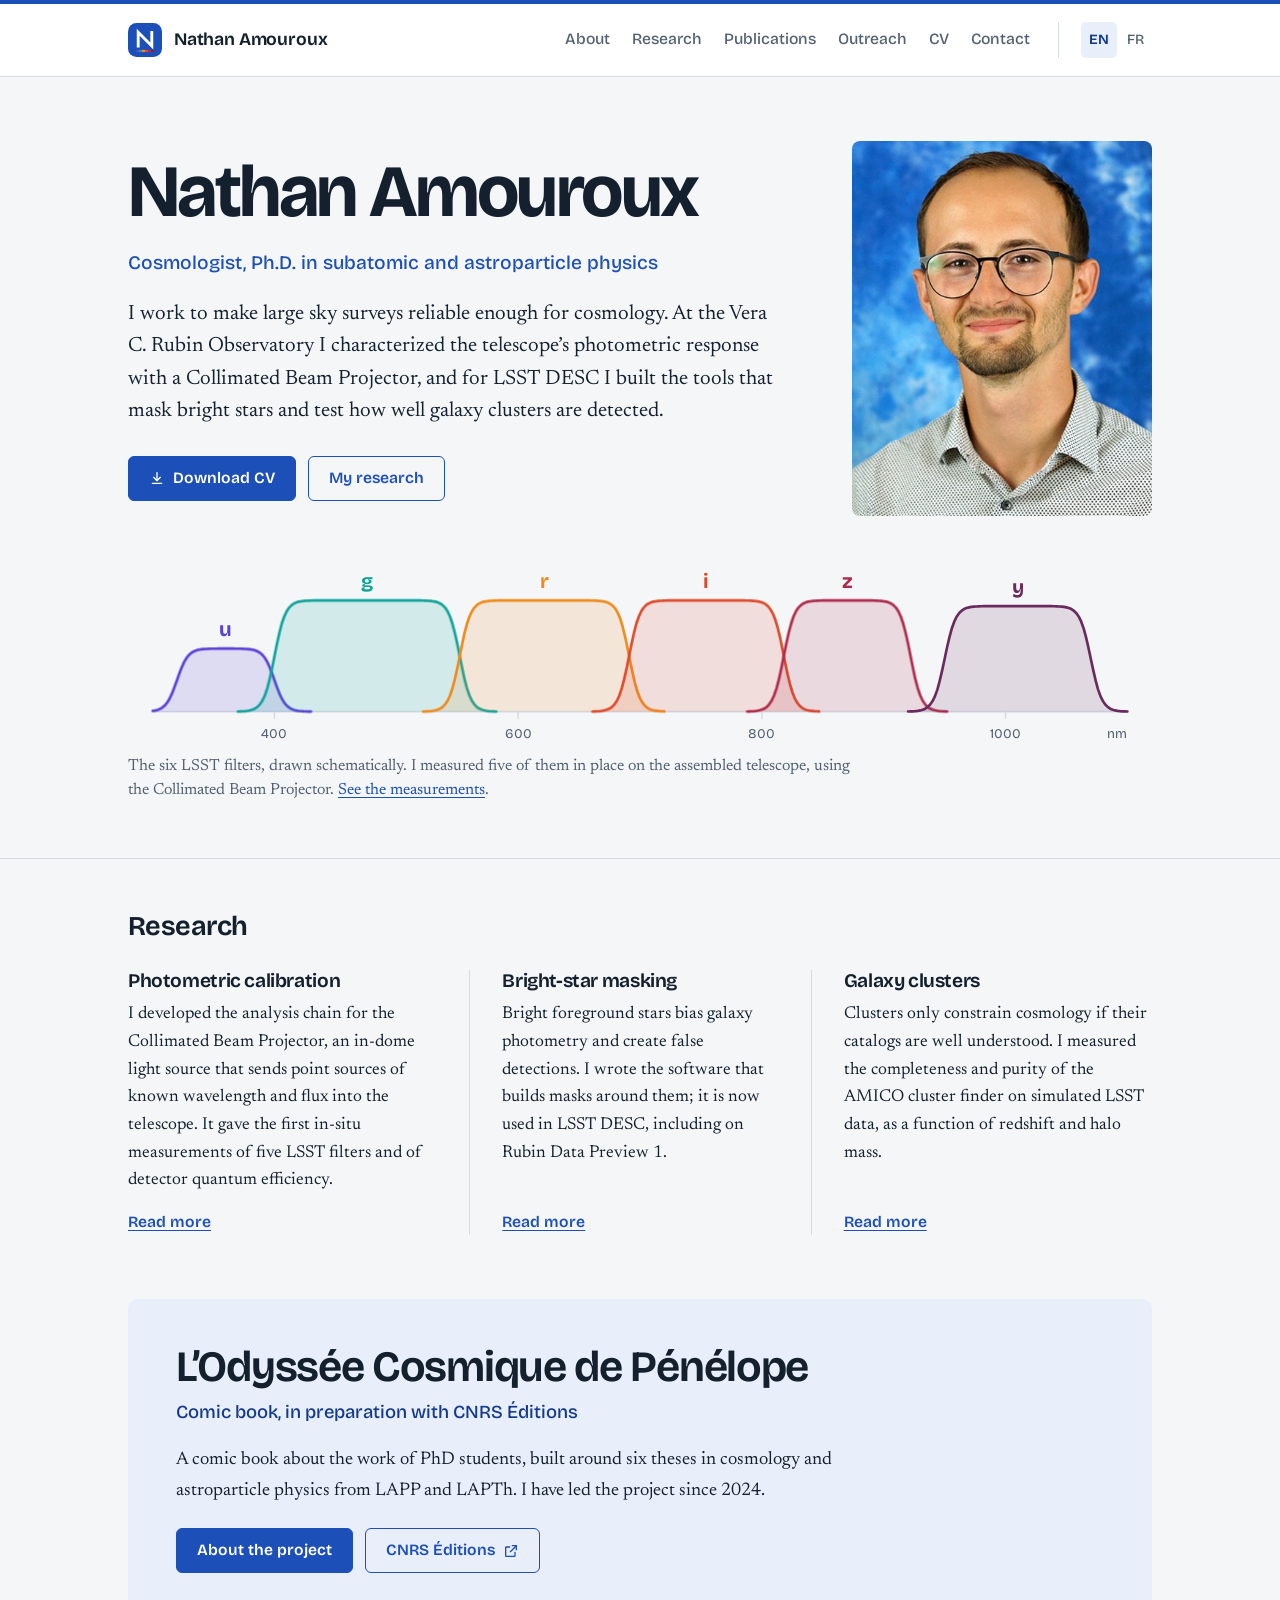
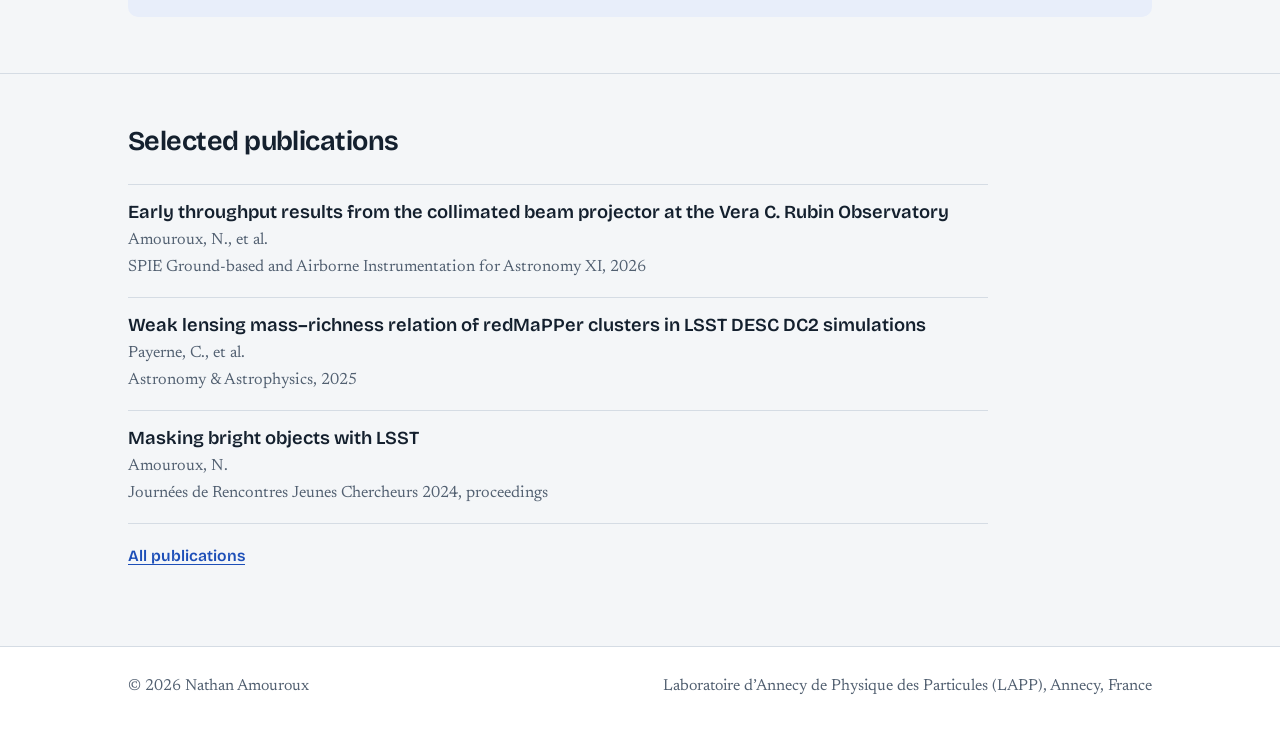
<file: index.html>
<!DOCTYPE html>
<html lang="en">
<head>
<meta charset="UTF-8">
<meta name="viewport" content="width=device-width, initial-scale=1">
<title>Nathan Amouroux — Cosmologist, Rubin Observatory and LSST DESC</title>
<meta name="description" content="Nathan Amouroux, Ph.D., cosmologist at LAPP (Annecy). Photometric calibration of the Vera C. Rubin Observatory, bright-star masking and galaxy clusters for LSST cosmology.">
<meta name="author" content="Nathan Amouroux">
<link rel="canonical" href="https://nathanamouroux.github.io/">
<link rel="alternate" hreflang="en" href="https://nathanamouroux.github.io/">
<link rel="alternate" hreflang="fr" href="https://nathanamouroux.github.io/fr/">
<link rel="alternate" hreflang="x-default" href="https://nathanamouroux.github.io/">
<meta property="og:type" content="website">
<meta property="og:site_name" content="Nathan Amouroux">
<meta property="og:title" content="Nathan Amouroux — Cosmologist, Rubin Observatory and LSST DESC">
<meta property="og:description" content="Nathan Amouroux, Ph.D., cosmologist at LAPP (Annecy). Photometric calibration of the Vera C. Rubin Observatory, bright-star masking and galaxy clusters for LSST cosmology.">
<meta property="og:url" content="https://nathanamouroux.github.io/">
<meta property="og:locale" content="en_US">
<meta property="og:image" content="https://nathanamouroux.github.io/assets/photo.jpg">
<link rel="icon" type="image/svg+xml" href="assets/favicon.svg">
<link rel="preconnect" href="https://fonts.googleapis.com">
<link rel="preconnect" href="https://fonts.gstatic.com" crossorigin>
<link href="https://fonts.googleapis.com/css2?family=Bricolage+Grotesque:opsz,wght@12..96,500..800&amp;family=Newsreader:ital,opsz,wght@0,6..72,400..600;1,6..72,400..500&amp;display=swap" rel="stylesheet">
<link rel="stylesheet" href="assets/style.css">
<script type="application/ld+json">
{
  "@context": "https://schema.org",
  "@type": "Person",
  "name": "Nathan Amouroux",
  "jobTitle": "Cosmologist",
  "url": "https://nathanamouroux.github.io/",
  "image": "https://nathanamouroux.github.io/assets/photo.jpg",
  "affiliation": {
    "@type": "Organization",
    "name": "LAPP - Laboratoire d'Annecy de Physique des Particules",
    "address": {"@type": "PostalAddress", "addressLocality": "Annecy", "addressCountry": "FR"}
  },
  "knowsAbout": ["Cosmology", "Photometric calibration", "Galaxy clusters", "Vera C. Rubin Observatory", "LSST"],
  "sameAs": [
    "https://orcid.org/0009-0006-8186-0652",
    "https://scholar.google.com/citations?hl=fr&user=L7lKQxsAAAAJ",
    "https://github.com/NathanAmouroux",
    "https://www.researchgate.net/profile/Nathan-Amouroux"
  ]
}
</script>
</head>
<body>
<a class="skip-link" href="#main">Skip to content</a>
<div class="spectrum" aria-hidden="true"></div>
<header class="site-header">
  <div class="wrap bar">
    <a class="brand" href="index.html"><img src="assets/favicon.svg" alt="" width="34" height="34">Nathan Amouroux</a>
    <nav class="site-nav" aria-label="Main">
      <a href="about.html">About</a><a href="research.html">Research</a><a href="publications.html">Publications</a><a href="outreach.html">Outreach</a><a href="cv.html">CV</a><a href="contact.html">Contact</a>
      <div class="lang" role="group" aria-label="Language"><span aria-current="true">EN</span><a href="fr/index.html" hreflang="fr" lang="fr">FR</a></div>
    </nav>
  </div>
</header>
<main id="main">
<div class="wrap hero">
  <div>
    <h1>Nathan Amouroux</h1>
    <p class="role">Cosmologist, Ph.D. in subatomic and astroparticle physics</p>
    <p class="lede">I work to make large sky surveys reliable enough for cosmology. At the Vera C. Rubin Observatory I characterized the telescope’s photometric response with a Collimated Beam Projector, and for LSST DESC I built the tools that mask bright stars and test how well galaxy clusters are detected.</p>
    <div class="actions">
      <a class="btn" href="assets/CV.pdf"><svg viewBox="0 0 24 24" fill="none" stroke="currentColor" stroke-width="2" stroke-linecap="round" stroke-linejoin="round" aria-hidden="true"><path d="M12 4v11"/><path d="M7 11l5 5 5-5"/><path d="M5 20h14"/></svg>Download CV</a>
      <a class="btn ghost" href="research.html">My research</a>
    </div>
  </div>
  <figure class="portrait">
    <img src="assets/photo.jpg" width="410" height="512" alt="Portrait of Nathan Amouroux">
  </figure>
</div>

<div class="wrap">
  <figure class="bands">
    <svg viewBox="0 0 1000 188" role="img" aria-label="Schematic transmission curves of the six LSST filters u, g, r, i, z and y, from 300 to 1100 nanometers"><line class="axis" x1="24" y1="152" x2="976" y2="152"/><g class="b-u" style="--n:0"><path class="wash" d="M24.0,151.3 L26.4,150.9 L28.8,150.3 L31.1,149.4 L33.5,148.0 L35.9,146.0 L38.3,143.1 L40.7,139.1 L43.0,134.1 L45.4,127.9 L47.8,121.2 L50.2,114.5 L52.6,108.3 L54.9,103.3 L57.3,99.3 L59.7,96.4 L62.1,94.4 L64.5,93.0 L66.8,92.1 L69.2,91.5 L71.6,91.1 L74.0,90.9 L76.4,90.7 L78.7,90.6 L81.1,90.5 L83.5,90.5 L85.9,90.5 L88.3,90.4 L90.6,90.4 L93.0,90.4 L95.4,90.4 L97.8,90.4 L100.2,90.4 L102.5,90.4 L104.9,90.5 L107.3,90.5 L109.7,90.5 L112.1,90.6 L114.4,90.7 L116.8,90.9 L119.2,91.1 L121.6,91.5 L124.0,92.1 L126.3,93.0 L128.7,94.4 L131.1,96.4 L133.5,99.3 L135.9,103.3 L138.2,108.3 L140.6,114.5 L143.0,121.2 L145.4,127.9 L147.8,134.1 L150.1,139.1 L152.5,143.1 L154.9,146.0 L157.3,148.0 L159.7,149.4 L162.0,150.3 L164.4,150.9 L166.8,151.3 L169.2,151.5 L171.6,151.7 L173.9,151.8 L176.3,151.9 L178.7,151.9 L178.7,152 L24.0,152 Z"/><path class="curve" pathLength="1" d="M24.0,151.3 L26.4,150.9 L28.8,150.3 L31.1,149.4 L33.5,148.0 L35.9,146.0 L38.3,143.1 L40.7,139.1 L43.0,134.1 L45.4,127.9 L47.8,121.2 L50.2,114.5 L52.6,108.3 L54.9,103.3 L57.3,99.3 L59.7,96.4 L62.1,94.4 L64.5,93.0 L66.8,92.1 L69.2,91.5 L71.6,91.1 L74.0,90.9 L76.4,90.7 L78.7,90.6 L81.1,90.5 L83.5,90.5 L85.9,90.5 L88.3,90.4 L90.6,90.4 L93.0,90.4 L95.4,90.4 L97.8,90.4 L100.2,90.4 L102.5,90.4 L104.9,90.5 L107.3,90.5 L109.7,90.5 L112.1,90.6 L114.4,90.7 L116.8,90.9 L119.2,91.1 L121.6,91.5 L124.0,92.1 L126.3,93.0 L128.7,94.4 L131.1,96.4 L133.5,99.3 L135.9,103.3 L138.2,108.3 L140.6,114.5 L143.0,121.2 L145.4,127.9 L147.8,134.1 L150.1,139.1 L152.5,143.1 L154.9,146.0 L157.3,148.0 L159.7,149.4 L162.0,150.3 L164.4,150.9 L166.8,151.3 L169.2,151.5 L171.6,151.7 L173.9,151.8 L176.3,151.9 L178.7,151.9"/><text class="tag" x="95.4" y="78.4">u</text></g><g class="b-g" style="--n:1"><path class="wash" d="M107.3,151.9 L109.7,151.8 L112.1,151.7 L114.4,151.5 L116.8,151.2 L119.2,150.7 L121.6,150.0 L124.0,149.0 L126.3,147.4 L128.7,144.9 L131.1,141.4 L133.5,136.3 L135.9,129.3 L138.2,120.3 L140.6,109.6 L143.0,97.7 L145.4,85.8 L147.8,75.0 L150.1,66.0 L152.5,59.1 L154.9,54.0 L157.3,50.4 L159.7,48.0 L162.0,46.4 L164.4,45.3 L166.8,44.6 L169.2,44.2 L171.6,43.9 L173.9,43.7 L176.3,43.6 L178.7,43.5 L181.1,43.4 L183.5,43.4 L185.8,43.4 L188.2,43.4 L190.6,43.4 L193.0,43.4 L195.4,43.4 L197.7,43.4 L200.1,43.4 L202.5,43.4 L204.9,43.4 L207.3,43.4 L209.6,43.4 L212.0,43.4 L214.4,43.4 L216.8,43.4 L219.2,43.4 L221.5,43.4 L223.9,43.4 L226.3,43.4 L228.7,43.4 L231.1,43.4 L233.4,43.4 L235.8,43.4 L238.2,43.4 L240.6,43.4 L243.0,43.4 L245.3,43.4 L247.7,43.4 L250.1,43.4 L252.5,43.4 L254.9,43.4 L257.2,43.4 L259.6,43.4 L262.0,43.4 L264.4,43.4 L266.8,43.4 L269.1,43.4 L271.5,43.4 L273.9,43.4 L276.3,43.4 L278.7,43.4 L281.0,43.4 L283.4,43.4 L285.8,43.4 L288.2,43.5 L290.6,43.6 L292.9,43.7 L295.3,43.9 L297.7,44.2 L300.1,44.6 L302.5,45.3 L304.8,46.4 L307.2,48.0 L309.6,50.4 L312.0,54.0 L314.4,59.1 L316.7,66.0 L319.1,75.0 L321.5,85.8 L323.9,97.7 L326.3,109.6 L328.6,120.3 L331.0,129.3 L333.4,136.3 L335.8,141.4 L338.2,144.9 L340.5,147.4 L342.9,149.0 L345.3,150.0 L347.7,150.7 L350.1,151.2 L352.4,151.5 L354.8,151.7 L357.2,151.8 L359.6,151.9 L359.6,152 L107.3,152 Z"/><path class="curve" pathLength="1" d="M107.3,151.9 L109.7,151.8 L112.1,151.7 L114.4,151.5 L116.8,151.2 L119.2,150.7 L121.6,150.0 L124.0,149.0 L126.3,147.4 L128.7,144.9 L131.1,141.4 L133.5,136.3 L135.9,129.3 L138.2,120.3 L140.6,109.6 L143.0,97.7 L145.4,85.8 L147.8,75.0 L150.1,66.0 L152.5,59.1 L154.9,54.0 L157.3,50.4 L159.7,48.0 L162.0,46.4 L164.4,45.3 L166.8,44.6 L169.2,44.2 L171.6,43.9 L173.9,43.7 L176.3,43.6 L178.7,43.5 L181.1,43.4 L183.5,43.4 L185.8,43.4 L188.2,43.4 L190.6,43.4 L193.0,43.4 L195.4,43.4 L197.7,43.4 L200.1,43.4 L202.5,43.4 L204.9,43.4 L207.3,43.4 L209.6,43.4 L212.0,43.4 L214.4,43.4 L216.8,43.4 L219.2,43.4 L221.5,43.4 L223.9,43.4 L226.3,43.4 L228.7,43.4 L231.1,43.4 L233.4,43.4 L235.8,43.4 L238.2,43.4 L240.6,43.4 L243.0,43.4 L245.3,43.4 L247.7,43.4 L250.1,43.4 L252.5,43.4 L254.9,43.4 L257.2,43.4 L259.6,43.4 L262.0,43.4 L264.4,43.4 L266.8,43.4 L269.1,43.4 L271.5,43.4 L273.9,43.4 L276.3,43.4 L278.7,43.4 L281.0,43.4 L283.4,43.4 L285.8,43.4 L288.2,43.5 L290.6,43.6 L292.9,43.7 L295.3,43.9 L297.7,44.2 L300.1,44.6 L302.5,45.3 L304.8,46.4 L307.2,48.0 L309.6,50.4 L312.0,54.0 L314.4,59.1 L316.7,66.0 L319.1,75.0 L321.5,85.8 L323.9,97.7 L326.3,109.6 L328.6,120.3 L331.0,129.3 L333.4,136.3 L335.8,141.4 L338.2,144.9 L340.5,147.4 L342.9,149.0 L345.3,150.0 L347.7,150.7 L350.1,151.2 L352.4,151.5 L354.8,151.7 L357.2,151.8 L359.6,151.9"/><text class="tag" x="233.4" y="31.4">g</text></g><g class="b-r" style="--n:2"><path class="wash" d="M288.2,151.9 L290.6,151.8 L292.9,151.7 L295.3,151.5 L297.7,151.2 L300.1,150.7 L302.5,150.0 L304.8,149.0 L307.2,147.4 L309.6,144.9 L312.0,141.4 L314.4,136.3 L316.7,129.3 L319.1,120.3 L321.5,109.6 L323.9,97.7 L326.3,85.8 L328.6,75.0 L331.0,66.0 L333.4,59.1 L335.8,54.0 L338.2,50.4 L340.5,48.0 L342.9,46.4 L345.3,45.3 L347.7,44.6 L350.1,44.2 L352.4,43.9 L354.8,43.7 L357.2,43.6 L359.6,43.5 L362.0,43.4 L364.3,43.4 L366.7,43.4 L369.1,43.4 L371.5,43.4 L373.9,43.4 L376.2,43.4 L378.6,43.4 L381.0,43.4 L383.4,43.4 L385.8,43.4 L388.1,43.4 L390.5,43.4 L392.9,43.4 L395.3,43.4 L397.7,43.4 L400.0,43.4 L402.4,43.4 L404.8,43.4 L407.2,43.4 L409.6,43.4 L411.9,43.4 L414.3,43.4 L416.7,43.4 L419.1,43.4 L421.5,43.4 L423.8,43.4 L426.2,43.4 L428.6,43.4 L431.0,43.4 L433.4,43.4 L435.7,43.4 L438.1,43.4 L440.5,43.4 L442.9,43.4 L445.3,43.4 L447.6,43.4 L450.0,43.4 L452.4,43.5 L454.8,43.5 L457.2,43.6 L459.5,43.8 L461.9,44.0 L464.3,44.4 L466.7,44.9 L469.1,45.8 L471.4,47.1 L473.8,49.1 L476.2,52.0 L478.6,56.3 L481.0,62.3 L483.3,70.3 L485.7,80.2 L488.1,91.7 L490.5,103.7 L492.9,115.1 L495.2,125.1 L497.6,133.1 L500.0,139.0 L502.4,143.3 L504.8,146.3 L507.1,148.3 L509.5,149.6 L511.9,150.4 L514.3,151.0 L516.7,151.3 L519.0,151.6 L521.4,151.7 L523.8,151.8 L523.8,152 L288.2,152 Z"/><path class="curve" pathLength="1" d="M288.2,151.9 L290.6,151.8 L292.9,151.7 L295.3,151.5 L297.7,151.2 L300.1,150.7 L302.5,150.0 L304.8,149.0 L307.2,147.4 L309.6,144.9 L312.0,141.4 L314.4,136.3 L316.7,129.3 L319.1,120.3 L321.5,109.6 L323.9,97.7 L326.3,85.8 L328.6,75.0 L331.0,66.0 L333.4,59.1 L335.8,54.0 L338.2,50.4 L340.5,48.0 L342.9,46.4 L345.3,45.3 L347.7,44.6 L350.1,44.2 L352.4,43.9 L354.8,43.7 L357.2,43.6 L359.6,43.5 L362.0,43.4 L364.3,43.4 L366.7,43.4 L369.1,43.4 L371.5,43.4 L373.9,43.4 L376.2,43.4 L378.6,43.4 L381.0,43.4 L383.4,43.4 L385.8,43.4 L388.1,43.4 L390.5,43.4 L392.9,43.4 L395.3,43.4 L397.7,43.4 L400.0,43.4 L402.4,43.4 L404.8,43.4 L407.2,43.4 L409.6,43.4 L411.9,43.4 L414.3,43.4 L416.7,43.4 L419.1,43.4 L421.5,43.4 L423.8,43.4 L426.2,43.4 L428.6,43.4 L431.0,43.4 L433.4,43.4 L435.7,43.4 L438.1,43.4 L440.5,43.4 L442.9,43.4 L445.3,43.4 L447.6,43.4 L450.0,43.4 L452.4,43.5 L454.8,43.5 L457.2,43.6 L459.5,43.8 L461.9,44.0 L464.3,44.4 L466.7,44.9 L469.1,45.8 L471.4,47.1 L473.8,49.1 L476.2,52.0 L478.6,56.3 L481.0,62.3 L483.3,70.3 L485.7,80.2 L488.1,91.7 L490.5,103.7 L492.9,115.1 L495.2,125.1 L497.6,133.1 L500.0,139.0 L502.4,143.3 L504.8,146.3 L507.1,148.3 L509.5,149.6 L511.9,150.4 L514.3,151.0 L516.7,151.3 L519.0,151.6 L521.4,151.7 L523.8,151.8"/><text class="tag" x="406.6" y="31.4">r</text></g><g class="b-i" style="--n:3"><path class="wash" d="M453.6,151.9 L456.0,151.8 L458.4,151.7 L460.7,151.5 L463.1,151.2 L465.5,150.7 L467.9,150.0 L470.2,149.0 L472.6,147.4 L475.0,144.9 L477.4,141.4 L479.8,136.3 L482.1,129.3 L484.5,120.3 L486.9,109.6 L489.3,97.7 L491.7,85.8 L494.1,75.0 L496.4,66.0 L498.8,59.1 L501.2,54.0 L503.6,50.4 L505.9,48.0 L508.3,46.4 L510.7,45.3 L513.1,44.6 L515.5,44.2 L517.9,43.9 L520.2,43.7 L522.6,43.6 L525.0,43.5 L527.4,43.4 L529.8,43.4 L532.1,43.4 L534.5,43.4 L536.9,43.4 L539.3,43.4 L541.6,43.4 L544.0,43.4 L546.4,43.4 L548.8,43.4 L551.2,43.4 L553.5,43.4 L555.9,43.4 L558.3,43.4 L560.7,43.4 L563.1,43.4 L565.5,43.4 L567.8,43.4 L570.2,43.4 L572.6,43.4 L575.0,43.4 L577.4,43.4 L579.7,43.4 L582.1,43.4 L584.5,43.4 L586.9,43.4 L589.2,43.4 L591.6,43.4 L594.0,43.4 L596.4,43.4 L598.8,43.4 L601.1,43.4 L603.5,43.5 L605.9,43.5 L608.3,43.6 L610.7,43.8 L613.0,44.0 L615.4,44.4 L617.8,44.9 L620.2,45.8 L622.6,47.1 L625.0,49.1 L627.3,52.0 L629.7,56.3 L632.1,62.3 L634.5,70.3 L636.9,80.2 L639.2,91.7 L641.6,103.7 L644.0,115.1 L646.4,125.1 L648.8,133.1 L651.1,139.0 L653.5,143.3 L655.9,146.3 L658.3,148.3 L660.6,149.6 L663.0,150.4 L665.4,151.0 L667.8,151.3 L670.2,151.6 L672.5,151.7 L674.9,151.8 L674.9,152 L453.6,152 Z"/><path class="curve" pathLength="1" d="M453.6,151.9 L456.0,151.8 L458.4,151.7 L460.7,151.5 L463.1,151.2 L465.5,150.7 L467.9,150.0 L470.2,149.0 L472.6,147.4 L475.0,144.9 L477.4,141.4 L479.8,136.3 L482.1,129.3 L484.5,120.3 L486.9,109.6 L489.3,97.7 L491.7,85.8 L494.1,75.0 L496.4,66.0 L498.8,59.1 L501.2,54.0 L503.6,50.4 L505.9,48.0 L508.3,46.4 L510.7,45.3 L513.1,44.6 L515.5,44.2 L517.9,43.9 L520.2,43.7 L522.6,43.6 L525.0,43.5 L527.4,43.4 L529.8,43.4 L532.1,43.4 L534.5,43.4 L536.9,43.4 L539.3,43.4 L541.6,43.4 L544.0,43.4 L546.4,43.4 L548.8,43.4 L551.2,43.4 L553.5,43.4 L555.9,43.4 L558.3,43.4 L560.7,43.4 L563.1,43.4 L565.5,43.4 L567.8,43.4 L570.2,43.4 L572.6,43.4 L575.0,43.4 L577.4,43.4 L579.7,43.4 L582.1,43.4 L584.5,43.4 L586.9,43.4 L589.2,43.4 L591.6,43.4 L594.0,43.4 L596.4,43.4 L598.8,43.4 L601.1,43.4 L603.5,43.5 L605.9,43.5 L608.3,43.6 L610.7,43.8 L613.0,44.0 L615.4,44.4 L617.8,44.9 L620.2,45.8 L622.6,47.1 L625.0,49.1 L627.3,52.0 L629.7,56.3 L632.1,62.3 L634.5,70.3 L636.9,80.2 L639.2,91.7 L641.6,103.7 L644.0,115.1 L646.4,125.1 L648.8,133.1 L651.1,139.0 L653.5,143.3 L655.9,146.3 L658.3,148.3 L660.6,149.6 L663.0,150.4 L665.4,151.0 L667.8,151.3 L670.2,151.6 L672.5,151.7 L674.9,151.8"/><text class="tag" x="564.9" y="31.4">i</text></g><g class="b-z" style="--n:4"><path class="wash" d="M604.7,151.9 L607.1,151.8 L609.5,151.7 L611.9,151.5 L614.2,151.2 L616.6,150.7 L619.0,150.0 L621.4,149.0 L623.8,147.4 L626.1,144.9 L628.5,141.4 L630.9,136.3 L633.3,129.3 L635.7,120.3 L638.0,109.6 L640.4,97.7 L642.8,85.8 L645.2,75.0 L647.6,66.0 L649.9,59.1 L652.3,54.0 L654.7,50.4 L657.1,48.0 L659.5,46.4 L661.8,45.3 L664.2,44.6 L666.6,44.2 L669.0,43.9 L671.4,43.7 L673.7,43.6 L676.1,43.5 L678.5,43.4 L680.9,43.4 L683.3,43.4 L685.6,43.4 L688.0,43.4 L690.4,43.4 L692.8,43.4 L695.2,43.4 L697.5,43.4 L699.9,43.4 L702.3,43.4 L704.7,43.4 L707.1,43.4 L709.4,43.4 L711.8,43.4 L714.2,43.4 L716.6,43.4 L719.0,43.4 L721.3,43.4 L723.7,43.4 L726.1,43.4 L728.5,43.5 L730.9,43.6 L733.2,43.7 L735.6,43.9 L738.0,44.2 L740.4,44.6 L742.8,45.3 L745.1,46.4 L747.5,48.0 L749.9,50.4 L752.3,54.0 L754.7,59.1 L757.0,66.0 L759.4,75.0 L761.8,85.8 L764.2,97.7 L766.6,109.6 L768.9,120.3 L771.3,129.3 L773.7,136.3 L776.1,141.4 L778.5,144.9 L780.8,147.4 L783.2,149.0 L785.6,150.0 L788.0,150.7 L790.4,151.2 L792.7,151.5 L795.1,151.7 L797.5,151.8 L799.9,151.9 L799.9,152 L604.7,152 Z"/><path class="curve" pathLength="1" d="M604.7,151.9 L607.1,151.8 L609.5,151.7 L611.9,151.5 L614.2,151.2 L616.6,150.7 L619.0,150.0 L621.4,149.0 L623.8,147.4 L626.1,144.9 L628.5,141.4 L630.9,136.3 L633.3,129.3 L635.7,120.3 L638.0,109.6 L640.4,97.7 L642.8,85.8 L645.2,75.0 L647.6,66.0 L649.9,59.1 L652.3,54.0 L654.7,50.4 L657.1,48.0 L659.5,46.4 L661.8,45.3 L664.2,44.6 L666.6,44.2 L669.0,43.9 L671.4,43.7 L673.7,43.6 L676.1,43.5 L678.5,43.4 L680.9,43.4 L683.3,43.4 L685.6,43.4 L688.0,43.4 L690.4,43.4 L692.8,43.4 L695.2,43.4 L697.5,43.4 L699.9,43.4 L702.3,43.4 L704.7,43.4 L707.1,43.4 L709.4,43.4 L711.8,43.4 L714.2,43.4 L716.6,43.4 L719.0,43.4 L721.3,43.4 L723.7,43.4 L726.1,43.4 L728.5,43.5 L730.9,43.6 L733.2,43.7 L735.6,43.9 L738.0,44.2 L740.4,44.6 L742.8,45.3 L745.1,46.4 L747.5,48.0 L749.9,50.4 L752.3,54.0 L754.7,59.1 L757.0,66.0 L759.4,75.0 L761.8,85.8 L764.2,97.7 L766.6,109.6 L768.9,120.3 L771.3,129.3 L773.7,136.3 L776.1,141.4 L778.5,144.9 L780.8,147.4 L783.2,149.0 L785.6,150.0 L788.0,150.7 L790.4,151.2 L792.7,151.5 L795.1,151.7 L797.5,151.8 L799.9,151.9"/><text class="tag" x="702.3" y="31.4">z</text></g><g class="b-y" style="--n:5"><path class="wash" d="M761.8,151.9 L764.2,151.8 L766.6,151.7 L768.9,151.5 L771.3,151.2 L773.7,150.8 L776.1,150.1 L778.5,149.1 L780.8,147.6 L783.2,145.3 L785.6,141.9 L788.0,137.1 L790.4,130.5 L792.7,122.0 L795.1,111.7 L797.5,100.5 L799.9,89.2 L802.3,79.0 L804.6,70.5 L807.0,63.9 L809.4,59.0 L811.8,55.7 L814.2,53.4 L816.5,51.8 L818.9,50.8 L821.3,50.2 L823.7,49.7 L826.1,49.5 L828.4,49.3 L830.8,49.2 L833.2,49.1 L835.6,49.0 L838.0,49.0 L840.3,49.0 L842.7,49.0 L845.1,49.0 L847.5,49.0 L849.9,49.0 L852.2,49.0 L854.6,49.0 L857.0,49.0 L859.4,49.0 L861.8,49.0 L864.1,49.0 L866.5,49.0 L868.9,49.0 L871.3,49.0 L873.7,49.0 L876.0,49.0 L878.4,49.0 L880.8,49.0 L883.2,49.0 L885.6,49.0 L887.9,49.0 L890.3,49.0 L892.7,49.0 L895.1,49.0 L897.5,49.0 L899.8,49.0 L902.2,49.0 L904.6,49.1 L907.0,49.2 L909.4,49.3 L911.7,49.5 L914.1,49.7 L916.5,50.2 L918.9,50.8 L921.3,51.8 L923.6,53.4 L926.0,55.7 L928.4,59.0 L930.8,63.9 L933.2,70.5 L935.5,79.0 L937.9,89.2 L940.3,100.5 L942.7,111.7 L945.1,122.0 L947.4,130.5 L949.8,137.1 L952.2,141.9 L954.6,145.3 L957.0,147.6 L959.3,149.1 L961.7,150.1 L964.1,150.8 L966.5,151.2 L968.9,151.5 L971.2,151.7 L973.6,151.8 L976.0,151.9 L976.0,152 L761.8,152 Z"/><path class="curve" pathLength="1" d="M761.8,151.9 L764.2,151.8 L766.6,151.7 L768.9,151.5 L771.3,151.2 L773.7,150.8 L776.1,150.1 L778.5,149.1 L780.8,147.6 L783.2,145.3 L785.6,141.9 L788.0,137.1 L790.4,130.5 L792.7,122.0 L795.1,111.7 L797.5,100.5 L799.9,89.2 L802.3,79.0 L804.6,70.5 L807.0,63.9 L809.4,59.0 L811.8,55.7 L814.2,53.4 L816.5,51.8 L818.9,50.8 L821.3,50.2 L823.7,49.7 L826.1,49.5 L828.4,49.3 L830.8,49.2 L833.2,49.1 L835.6,49.0 L838.0,49.0 L840.3,49.0 L842.7,49.0 L845.1,49.0 L847.5,49.0 L849.9,49.0 L852.2,49.0 L854.6,49.0 L857.0,49.0 L859.4,49.0 L861.8,49.0 L864.1,49.0 L866.5,49.0 L868.9,49.0 L871.3,49.0 L873.7,49.0 L876.0,49.0 L878.4,49.0 L880.8,49.0 L883.2,49.0 L885.6,49.0 L887.9,49.0 L890.3,49.0 L892.7,49.0 L895.1,49.0 L897.5,49.0 L899.8,49.0 L902.2,49.0 L904.6,49.1 L907.0,49.2 L909.4,49.3 L911.7,49.5 L914.1,49.7 L916.5,50.2 L918.9,50.8 L921.3,51.8 L923.6,53.4 L926.0,55.7 L928.4,59.0 L930.8,63.9 L933.2,70.5 L935.5,79.0 L937.9,89.2 L940.3,100.5 L942.7,111.7 L945.1,122.0 L947.4,130.5 L949.8,137.1 L952.2,141.9 L954.6,145.3 L957.0,147.6 L959.3,149.1 L961.7,150.1 L964.1,150.8 L966.5,151.2 L968.9,151.5 L971.2,151.7 L973.6,151.8 L976.0,151.9"/><text class="tag" x="868.9" y="37.0">y</text></g><line class="tick" x1="143.0" y1="152" x2="143.0" y2="159"/><text class="tick-label" x="143.0" y="178" text-anchor="middle">400</text><line class="tick" x1="381.0" y1="152" x2="381.0" y2="159"/><text class="tick-label" x="381.0" y="178" text-anchor="middle">600</text><line class="tick" x1="619.0" y1="152" x2="619.0" y2="159"/><text class="tick-label" x="619.0" y="178" text-anchor="middle">800</text><line class="tick" x1="857.0" y1="152" x2="857.0" y2="159"/><text class="tick-label" x="857.0" y="178" text-anchor="middle">1000</text><text class="tick-label" x="976" y="178" text-anchor="end">nm</text></svg>
    <figcaption>The six LSST filters, drawn schematically. I measured five of them in place on the assembled telescope, using the Collimated Beam Projector.
      <a href="research.html#cbp">See the measurements</a>.</figcaption>
  </figure>
</div>

<section class="section">
  <div class="wrap">
    <h2>Research</h2>
    <div class="axes">
      <div>
        <h3>Photometric calibration</h3>
        <p>I developed the analysis chain for the Collimated Beam Projector, an in-dome light source that sends point sources of known wavelength and flux into the telescope. It gave the first in-situ measurements of five LSST filters and of detector quantum efficiency.</p>
        <a class="more" href="research.html#cbp">Read more</a>
      </div>
      <div>
        <h3>Bright-star masking</h3>
        <p>Bright foreground stars bias galaxy photometry and create false detections. I wrote the software that builds masks around them; it is now used in LSST DESC, including on Rubin Data Preview 1.</p>
        <a class="more" href="research.html#masks">Read more</a>
      </div>
      <div>
        <h3>Galaxy clusters</h3>
        <p>Clusters only constrain cosmology if their catalogs are well understood. I measured the completeness and purity of the AMICO cluster finder on simulated LSST data, as a function of redshift and halo mass.</p>
        <a class="more" href="research.html#clusters">Read more</a>
      </div>
    </div>
  </div>
</section>

<section class="section home-feature">
  <div class="wrap">
    <div class="feature">
      <h2>L’Odyssée Cosmique de Pénélope</h2>
      <p class="status">Comic book, in preparation with CNRS Éditions</p>
      <p>A comic book about the work of PhD students, built around six theses in cosmology and astroparticle physics from LAPP and LAPTh. I have led the project since 2024.</p>
      <div class="actions">
        <a class="btn" href="outreach.html#penelope">About the project</a>
        <a class="btn ghost" href="https://www.cnrseditions.fr" target="_blank" rel="noopener">CNRS Éditions<svg viewBox="0 0 24 24" fill="none" stroke="currentColor" stroke-width="2" stroke-linecap="round" stroke-linejoin="round" aria-hidden="true"><path d="M14 4h6v6"/><path d="M20 4l-9 9"/><path d="M18 14v5a1 1 0 0 1-1 1H5a1 1 0 0 1-1-1V7a1 1 0 0 1 1-1h5"/></svg></a>
      </div>
    </div>
  </div>
</section>

<section class="section">
  <div class="wrap">
    <h2>Selected publications</h2>
    <ul class="pubs">
      <li>
        <span class="pub-title">Early throughput results from the collimated beam projector at the Vera C. Rubin Observatory</span>
        <span class="pub-authors">Amouroux, N., et al.</span>
        <span class="pub-venue">SPIE Ground-based and Airborne Instrumentation for Astronomy XI, 2026</span>
      </li>
      <li>
        <span class="pub-title">Weak lensing mass–richness relation of redMaPPer clusters in LSST DESC DC2 simulations</span>
        <span class="pub-authors">Payerne, C., et al.</span>
        <span class="pub-venue">Astronomy &amp; Astrophysics, 2025</span>
      </li>
      <li>
        <span class="pub-title">Masking bright objects with LSST</span>
        <span class="pub-authors">Amouroux, N.</span>
        <span class="pub-venue">Journées de Rencontres Jeunes Chercheurs 2024, proceedings</span>
      </li>
    </ul>
    <p style="margin-top:18px"><a class="more" href="publications.html">All publications</a></p>
  </div>
</section>

</main>
<footer class="site-footer">
  <div class="wrap">
    <p>&copy; <span class="year">2026</span> Nathan Amouroux</p>
    <p>Laboratoire d’Annecy de Physique des Particules (LAPP), Annecy, France</p>
  </div>
</footer>
<script>
  document.querySelectorAll('.year').forEach(function (el) { el.textContent = new Date().getFullYear(); });
</script>
</body>
</html>
</file>
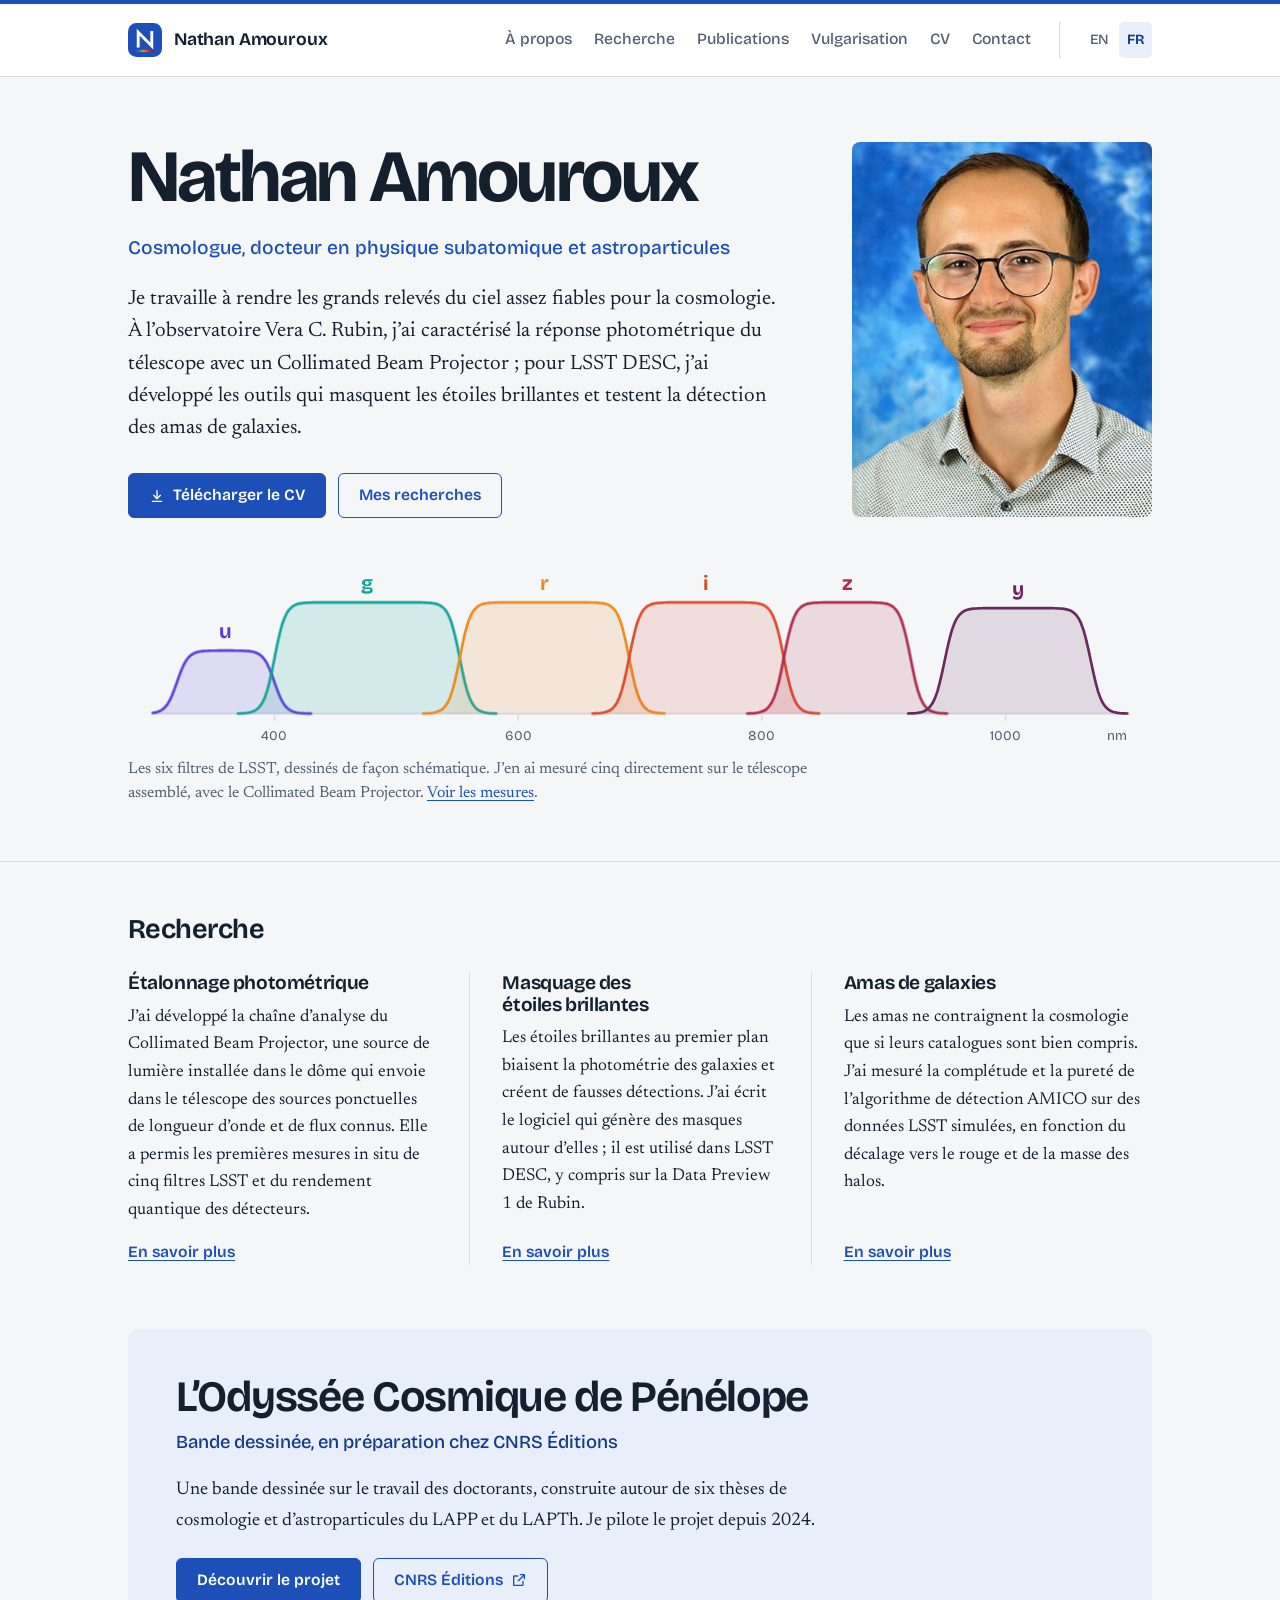
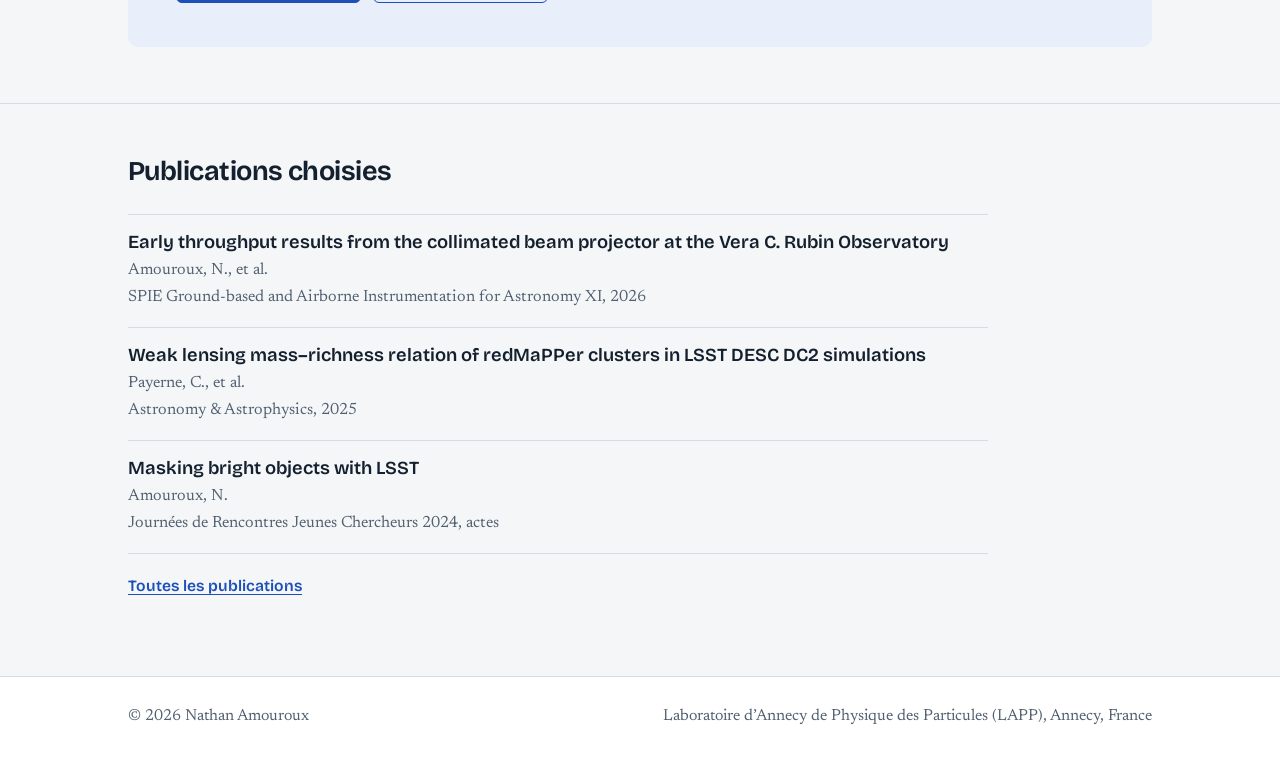
<file: fr/index.html>
<!DOCTYPE html>
<html lang="fr">
<head>
<meta charset="UTF-8">
<meta name="viewport" content="width=device-width, initial-scale=1">
<title>Nathan Amouroux — Cosmologue, observatoire Rubin et LSST DESC</title>
<meta name="description" content="Nathan Amouroux, docteur en physique, cosmologue au LAPP (Annecy). Étalonnage photométrique de l’observatoire Vera C. Rubin, masquage des étoiles brillantes et amas de galaxies pour la cosmologie avec LSST.">
<meta name="author" content="Nathan Amouroux">
<link rel="canonical" href="https://nathanamouroux.github.io/fr/">
<link rel="alternate" hreflang="en" href="https://nathanamouroux.github.io/">
<link rel="alternate" hreflang="fr" href="https://nathanamouroux.github.io/fr/">
<link rel="alternate" hreflang="x-default" href="https://nathanamouroux.github.io/">
<meta property="og:type" content="website">
<meta property="og:site_name" content="Nathan Amouroux">
<meta property="og:title" content="Nathan Amouroux — Cosmologue, observatoire Rubin et LSST DESC">
<meta property="og:description" content="Nathan Amouroux, docteur en physique, cosmologue au LAPP (Annecy). Étalonnage photométrique de l’observatoire Vera C. Rubin, masquage des étoiles brillantes et amas de galaxies pour la cosmologie avec LSST.">
<meta property="og:url" content="https://nathanamouroux.github.io/fr/">
<meta property="og:locale" content="fr_FR">
<meta property="og:image" content="https://nathanamouroux.github.io/assets/photo.jpg">
<link rel="icon" type="image/svg+xml" href="../assets/favicon.svg">
<link rel="preconnect" href="https://fonts.googleapis.com">
<link rel="preconnect" href="https://fonts.gstatic.com" crossorigin>
<link href="https://fonts.googleapis.com/css2?family=Bricolage+Grotesque:opsz,wght@12..96,500..800&amp;family=Newsreader:ital,opsz,wght@0,6..72,400..600;1,6..72,400..500&amp;display=swap" rel="stylesheet">
<link rel="stylesheet" href="../assets/style.css">
<script type="application/ld+json">
{
  "@context": "https://schema.org",
  "@type": "Person",
  "name": "Nathan Amouroux",
  "jobTitle": "Cosmologist",
  "url": "https://nathanamouroux.github.io/",
  "image": "https://nathanamouroux.github.io/assets/photo.jpg",
  "affiliation": {
    "@type": "Organization",
    "name": "LAPP - Laboratoire d'Annecy de Physique des Particules",
    "address": {"@type": "PostalAddress", "addressLocality": "Annecy", "addressCountry": "FR"}
  },
  "knowsAbout": ["Cosmology", "Photometric calibration", "Galaxy clusters", "Vera C. Rubin Observatory", "LSST"],
  "sameAs": [
    "https://orcid.org/0009-0006-8186-0652",
    "https://scholar.google.com/citations?hl=fr&user=L7lKQxsAAAAJ",
    "https://github.com/NathanAmouroux",
    "https://www.researchgate.net/profile/Nathan-Amouroux"
  ]
}
</script>
</head>
<body>
<a class="skip-link" href="#main">Aller au contenu</a>
<div class="spectrum" aria-hidden="true"></div>
<header class="site-header">
  <div class="wrap bar">
    <a class="brand" href="index.html"><img src="../assets/favicon.svg" alt="" width="34" height="34">Nathan Amouroux</a>
    <nav class="site-nav" aria-label="Principale">
      <a href="a-propos.html">À propos</a><a href="recherche.html">Recherche</a><a href="publications.html">Publications</a><a href="vulgarisation.html">Vulgarisation</a><a href="cv.html">CV</a><a href="contact.html">Contact</a>
      <div class="lang" role="group" aria-label="Langue"><a href="../index.html" hreflang="en" lang="en">EN</a><span aria-current="true">FR</span></div>
    </nav>
  </div>
</header>
<main id="main">
<div class="wrap hero">
  <div>
    <h1>Nathan Amouroux</h1>
    <p class="role">Cosmologue, docteur en physique subatomique et astroparticules</p>
    <p class="lede">Je travaille à rendre les grands relevés du ciel assez fiables pour la cosmologie. À l’observatoire Vera C. Rubin, j’ai caractérisé la réponse photométrique du télescope avec un Collimated Beam Projector ; pour LSST DESC, j’ai développé les outils qui masquent les étoiles brillantes et testent la détection des amas de galaxies.</p>
    <div class="actions">
      <a class="btn" href="../assets/CV-fr.pdf"><svg viewBox="0 0 24 24" fill="none" stroke="currentColor" stroke-width="2" stroke-linecap="round" stroke-linejoin="round" aria-hidden="true"><path d="M12 4v11"/><path d="M7 11l5 5 5-5"/><path d="M5 20h14"/></svg>Télécharger le CV</a>
      <a class="btn ghost" href="recherche.html">Mes recherches</a>
    </div>
  </div>
  <figure class="portrait">
    <img src="../assets/photo.jpg" width="410" height="512" alt="Portrait de Nathan Amouroux">
  </figure>
</div>

<div class="wrap">
  <figure class="bands">
    <svg viewBox="0 0 1000 188" role="img" aria-label="Courbes de transmission schématiques des six filtres LSST u, g, r, i, z et y, de 300 à 1100 nanomètres"><line class="axis" x1="24" y1="152" x2="976" y2="152"/><g class="b-u" style="--n:0"><path class="wash" d="M24.0,151.3 L26.4,150.9 L28.8,150.3 L31.1,149.4 L33.5,148.0 L35.9,146.0 L38.3,143.1 L40.7,139.1 L43.0,134.1 L45.4,127.9 L47.8,121.2 L50.2,114.5 L52.6,108.3 L54.9,103.3 L57.3,99.3 L59.7,96.4 L62.1,94.4 L64.5,93.0 L66.8,92.1 L69.2,91.5 L71.6,91.1 L74.0,90.9 L76.4,90.7 L78.7,90.6 L81.1,90.5 L83.5,90.5 L85.9,90.5 L88.3,90.4 L90.6,90.4 L93.0,90.4 L95.4,90.4 L97.8,90.4 L100.2,90.4 L102.5,90.4 L104.9,90.5 L107.3,90.5 L109.7,90.5 L112.1,90.6 L114.4,90.7 L116.8,90.9 L119.2,91.1 L121.6,91.5 L124.0,92.1 L126.3,93.0 L128.7,94.4 L131.1,96.4 L133.5,99.3 L135.9,103.3 L138.2,108.3 L140.6,114.5 L143.0,121.2 L145.4,127.9 L147.8,134.1 L150.1,139.1 L152.5,143.1 L154.9,146.0 L157.3,148.0 L159.7,149.4 L162.0,150.3 L164.4,150.9 L166.8,151.3 L169.2,151.5 L171.6,151.7 L173.9,151.8 L176.3,151.9 L178.7,151.9 L178.7,152 L24.0,152 Z"/><path class="curve" pathLength="1" d="M24.0,151.3 L26.4,150.9 L28.8,150.3 L31.1,149.4 L33.5,148.0 L35.9,146.0 L38.3,143.1 L40.7,139.1 L43.0,134.1 L45.4,127.9 L47.8,121.2 L50.2,114.5 L52.6,108.3 L54.9,103.3 L57.3,99.3 L59.7,96.4 L62.1,94.4 L64.5,93.0 L66.8,92.1 L69.2,91.5 L71.6,91.1 L74.0,90.9 L76.4,90.7 L78.7,90.6 L81.1,90.5 L83.5,90.5 L85.9,90.5 L88.3,90.4 L90.6,90.4 L93.0,90.4 L95.4,90.4 L97.8,90.4 L100.2,90.4 L102.5,90.4 L104.9,90.5 L107.3,90.5 L109.7,90.5 L112.1,90.6 L114.4,90.7 L116.8,90.9 L119.2,91.1 L121.6,91.5 L124.0,92.1 L126.3,93.0 L128.7,94.4 L131.1,96.4 L133.5,99.3 L135.9,103.3 L138.2,108.3 L140.6,114.5 L143.0,121.2 L145.4,127.9 L147.8,134.1 L150.1,139.1 L152.5,143.1 L154.9,146.0 L157.3,148.0 L159.7,149.4 L162.0,150.3 L164.4,150.9 L166.8,151.3 L169.2,151.5 L171.6,151.7 L173.9,151.8 L176.3,151.9 L178.7,151.9"/><text class="tag" x="95.4" y="78.4">u</text></g><g class="b-g" style="--n:1"><path class="wash" d="M107.3,151.9 L109.7,151.8 L112.1,151.7 L114.4,151.5 L116.8,151.2 L119.2,150.7 L121.6,150.0 L124.0,149.0 L126.3,147.4 L128.7,144.9 L131.1,141.4 L133.5,136.3 L135.9,129.3 L138.2,120.3 L140.6,109.6 L143.0,97.7 L145.4,85.8 L147.8,75.0 L150.1,66.0 L152.5,59.1 L154.9,54.0 L157.3,50.4 L159.7,48.0 L162.0,46.4 L164.4,45.3 L166.8,44.6 L169.2,44.2 L171.6,43.9 L173.9,43.7 L176.3,43.6 L178.7,43.5 L181.1,43.4 L183.5,43.4 L185.8,43.4 L188.2,43.4 L190.6,43.4 L193.0,43.4 L195.4,43.4 L197.7,43.4 L200.1,43.4 L202.5,43.4 L204.9,43.4 L207.3,43.4 L209.6,43.4 L212.0,43.4 L214.4,43.4 L216.8,43.4 L219.2,43.4 L221.5,43.4 L223.9,43.4 L226.3,43.4 L228.7,43.4 L231.1,43.4 L233.4,43.4 L235.8,43.4 L238.2,43.4 L240.6,43.4 L243.0,43.4 L245.3,43.4 L247.7,43.4 L250.1,43.4 L252.5,43.4 L254.9,43.4 L257.2,43.4 L259.6,43.4 L262.0,43.4 L264.4,43.4 L266.8,43.4 L269.1,43.4 L271.5,43.4 L273.9,43.4 L276.3,43.4 L278.7,43.4 L281.0,43.4 L283.4,43.4 L285.8,43.4 L288.2,43.5 L290.6,43.6 L292.9,43.7 L295.3,43.9 L297.7,44.2 L300.1,44.6 L302.5,45.3 L304.8,46.4 L307.2,48.0 L309.6,50.4 L312.0,54.0 L314.4,59.1 L316.7,66.0 L319.1,75.0 L321.5,85.8 L323.9,97.7 L326.3,109.6 L328.6,120.3 L331.0,129.3 L333.4,136.3 L335.8,141.4 L338.2,144.9 L340.5,147.4 L342.9,149.0 L345.3,150.0 L347.7,150.7 L350.1,151.2 L352.4,151.5 L354.8,151.7 L357.2,151.8 L359.6,151.9 L359.6,152 L107.3,152 Z"/><path class="curve" pathLength="1" d="M107.3,151.9 L109.7,151.8 L112.1,151.7 L114.4,151.5 L116.8,151.2 L119.2,150.7 L121.6,150.0 L124.0,149.0 L126.3,147.4 L128.7,144.9 L131.1,141.4 L133.5,136.3 L135.9,129.3 L138.2,120.3 L140.6,109.6 L143.0,97.7 L145.4,85.8 L147.8,75.0 L150.1,66.0 L152.5,59.1 L154.9,54.0 L157.3,50.4 L159.7,48.0 L162.0,46.4 L164.4,45.3 L166.8,44.6 L169.2,44.2 L171.6,43.9 L173.9,43.7 L176.3,43.6 L178.7,43.5 L181.1,43.4 L183.5,43.4 L185.8,43.4 L188.2,43.4 L190.6,43.4 L193.0,43.4 L195.4,43.4 L197.7,43.4 L200.1,43.4 L202.5,43.4 L204.9,43.4 L207.3,43.4 L209.6,43.4 L212.0,43.4 L214.4,43.4 L216.8,43.4 L219.2,43.4 L221.5,43.4 L223.9,43.4 L226.3,43.4 L228.7,43.4 L231.1,43.4 L233.4,43.4 L235.8,43.4 L238.2,43.4 L240.6,43.4 L243.0,43.4 L245.3,43.4 L247.7,43.4 L250.1,43.4 L252.5,43.4 L254.9,43.4 L257.2,43.4 L259.6,43.4 L262.0,43.4 L264.4,43.4 L266.8,43.4 L269.1,43.4 L271.5,43.4 L273.9,43.4 L276.3,43.4 L278.7,43.4 L281.0,43.4 L283.4,43.4 L285.8,43.4 L288.2,43.5 L290.6,43.6 L292.9,43.7 L295.3,43.9 L297.7,44.2 L300.1,44.6 L302.5,45.3 L304.8,46.4 L307.2,48.0 L309.6,50.4 L312.0,54.0 L314.4,59.1 L316.7,66.0 L319.1,75.0 L321.5,85.8 L323.9,97.7 L326.3,109.6 L328.6,120.3 L331.0,129.3 L333.4,136.3 L335.8,141.4 L338.2,144.9 L340.5,147.4 L342.9,149.0 L345.3,150.0 L347.7,150.7 L350.1,151.2 L352.4,151.5 L354.8,151.7 L357.2,151.8 L359.6,151.9"/><text class="tag" x="233.4" y="31.4">g</text></g><g class="b-r" style="--n:2"><path class="wash" d="M288.2,151.9 L290.6,151.8 L292.9,151.7 L295.3,151.5 L297.7,151.2 L300.1,150.7 L302.5,150.0 L304.8,149.0 L307.2,147.4 L309.6,144.9 L312.0,141.4 L314.4,136.3 L316.7,129.3 L319.1,120.3 L321.5,109.6 L323.9,97.7 L326.3,85.8 L328.6,75.0 L331.0,66.0 L333.4,59.1 L335.8,54.0 L338.2,50.4 L340.5,48.0 L342.9,46.4 L345.3,45.3 L347.7,44.6 L350.1,44.2 L352.4,43.9 L354.8,43.7 L357.2,43.6 L359.6,43.5 L362.0,43.4 L364.3,43.4 L366.7,43.4 L369.1,43.4 L371.5,43.4 L373.9,43.4 L376.2,43.4 L378.6,43.4 L381.0,43.4 L383.4,43.4 L385.8,43.4 L388.1,43.4 L390.5,43.4 L392.9,43.4 L395.3,43.4 L397.7,43.4 L400.0,43.4 L402.4,43.4 L404.8,43.4 L407.2,43.4 L409.6,43.4 L411.9,43.4 L414.3,43.4 L416.7,43.4 L419.1,43.4 L421.5,43.4 L423.8,43.4 L426.2,43.4 L428.6,43.4 L431.0,43.4 L433.4,43.4 L435.7,43.4 L438.1,43.4 L440.5,43.4 L442.9,43.4 L445.3,43.4 L447.6,43.4 L450.0,43.4 L452.4,43.5 L454.8,43.5 L457.2,43.6 L459.5,43.8 L461.9,44.0 L464.3,44.4 L466.7,44.9 L469.1,45.8 L471.4,47.1 L473.8,49.1 L476.2,52.0 L478.6,56.3 L481.0,62.3 L483.3,70.3 L485.7,80.2 L488.1,91.7 L490.5,103.7 L492.9,115.1 L495.2,125.1 L497.6,133.1 L500.0,139.0 L502.4,143.3 L504.8,146.3 L507.1,148.3 L509.5,149.6 L511.9,150.4 L514.3,151.0 L516.7,151.3 L519.0,151.6 L521.4,151.7 L523.8,151.8 L523.8,152 L288.2,152 Z"/><path class="curve" pathLength="1" d="M288.2,151.9 L290.6,151.8 L292.9,151.7 L295.3,151.5 L297.7,151.2 L300.1,150.7 L302.5,150.0 L304.8,149.0 L307.2,147.4 L309.6,144.9 L312.0,141.4 L314.4,136.3 L316.7,129.3 L319.1,120.3 L321.5,109.6 L323.9,97.7 L326.3,85.8 L328.6,75.0 L331.0,66.0 L333.4,59.1 L335.8,54.0 L338.2,50.4 L340.5,48.0 L342.9,46.4 L345.3,45.3 L347.7,44.6 L350.1,44.2 L352.4,43.9 L354.8,43.7 L357.2,43.6 L359.6,43.5 L362.0,43.4 L364.3,43.4 L366.7,43.4 L369.1,43.4 L371.5,43.4 L373.9,43.4 L376.2,43.4 L378.6,43.4 L381.0,43.4 L383.4,43.4 L385.8,43.4 L388.1,43.4 L390.5,43.4 L392.9,43.4 L395.3,43.4 L397.7,43.4 L400.0,43.4 L402.4,43.4 L404.8,43.4 L407.2,43.4 L409.6,43.4 L411.9,43.4 L414.3,43.4 L416.7,43.4 L419.1,43.4 L421.5,43.4 L423.8,43.4 L426.2,43.4 L428.6,43.4 L431.0,43.4 L433.4,43.4 L435.7,43.4 L438.1,43.4 L440.5,43.4 L442.9,43.4 L445.3,43.4 L447.6,43.4 L450.0,43.4 L452.4,43.5 L454.8,43.5 L457.2,43.6 L459.5,43.8 L461.9,44.0 L464.3,44.4 L466.7,44.9 L469.1,45.8 L471.4,47.1 L473.8,49.1 L476.2,52.0 L478.6,56.3 L481.0,62.3 L483.3,70.3 L485.7,80.2 L488.1,91.7 L490.5,103.7 L492.9,115.1 L495.2,125.1 L497.6,133.1 L500.0,139.0 L502.4,143.3 L504.8,146.3 L507.1,148.3 L509.5,149.6 L511.9,150.4 L514.3,151.0 L516.7,151.3 L519.0,151.6 L521.4,151.7 L523.8,151.8"/><text class="tag" x="406.6" y="31.4">r</text></g><g class="b-i" style="--n:3"><path class="wash" d="M453.6,151.9 L456.0,151.8 L458.4,151.7 L460.7,151.5 L463.1,151.2 L465.5,150.7 L467.9,150.0 L470.2,149.0 L472.6,147.4 L475.0,144.9 L477.4,141.4 L479.8,136.3 L482.1,129.3 L484.5,120.3 L486.9,109.6 L489.3,97.7 L491.7,85.8 L494.1,75.0 L496.4,66.0 L498.8,59.1 L501.2,54.0 L503.6,50.4 L505.9,48.0 L508.3,46.4 L510.7,45.3 L513.1,44.6 L515.5,44.2 L517.9,43.9 L520.2,43.7 L522.6,43.6 L525.0,43.5 L527.4,43.4 L529.8,43.4 L532.1,43.4 L534.5,43.4 L536.9,43.4 L539.3,43.4 L541.6,43.4 L544.0,43.4 L546.4,43.4 L548.8,43.4 L551.2,43.4 L553.5,43.4 L555.9,43.4 L558.3,43.4 L560.7,43.4 L563.1,43.4 L565.5,43.4 L567.8,43.4 L570.2,43.4 L572.6,43.4 L575.0,43.4 L577.4,43.4 L579.7,43.4 L582.1,43.4 L584.5,43.4 L586.9,43.4 L589.2,43.4 L591.6,43.4 L594.0,43.4 L596.4,43.4 L598.8,43.4 L601.1,43.4 L603.5,43.5 L605.9,43.5 L608.3,43.6 L610.7,43.8 L613.0,44.0 L615.4,44.4 L617.8,44.9 L620.2,45.8 L622.6,47.1 L625.0,49.1 L627.3,52.0 L629.7,56.3 L632.1,62.3 L634.5,70.3 L636.9,80.2 L639.2,91.7 L641.6,103.7 L644.0,115.1 L646.4,125.1 L648.8,133.1 L651.1,139.0 L653.5,143.3 L655.9,146.3 L658.3,148.3 L660.6,149.6 L663.0,150.4 L665.4,151.0 L667.8,151.3 L670.2,151.6 L672.5,151.7 L674.9,151.8 L674.9,152 L453.6,152 Z"/><path class="curve" pathLength="1" d="M453.6,151.9 L456.0,151.8 L458.4,151.7 L460.7,151.5 L463.1,151.2 L465.5,150.7 L467.9,150.0 L470.2,149.0 L472.6,147.4 L475.0,144.9 L477.4,141.4 L479.8,136.3 L482.1,129.3 L484.5,120.3 L486.9,109.6 L489.3,97.7 L491.7,85.8 L494.1,75.0 L496.4,66.0 L498.8,59.1 L501.2,54.0 L503.6,50.4 L505.9,48.0 L508.3,46.4 L510.7,45.3 L513.1,44.6 L515.5,44.2 L517.9,43.9 L520.2,43.7 L522.6,43.6 L525.0,43.5 L527.4,43.4 L529.8,43.4 L532.1,43.4 L534.5,43.4 L536.9,43.4 L539.3,43.4 L541.6,43.4 L544.0,43.4 L546.4,43.4 L548.8,43.4 L551.2,43.4 L553.5,43.4 L555.9,43.4 L558.3,43.4 L560.7,43.4 L563.1,43.4 L565.5,43.4 L567.8,43.4 L570.2,43.4 L572.6,43.4 L575.0,43.4 L577.4,43.4 L579.7,43.4 L582.1,43.4 L584.5,43.4 L586.9,43.4 L589.2,43.4 L591.6,43.4 L594.0,43.4 L596.4,43.4 L598.8,43.4 L601.1,43.4 L603.5,43.5 L605.9,43.5 L608.3,43.6 L610.7,43.8 L613.0,44.0 L615.4,44.4 L617.8,44.9 L620.2,45.8 L622.6,47.1 L625.0,49.1 L627.3,52.0 L629.7,56.3 L632.1,62.3 L634.5,70.3 L636.9,80.2 L639.2,91.7 L641.6,103.7 L644.0,115.1 L646.4,125.1 L648.8,133.1 L651.1,139.0 L653.5,143.3 L655.9,146.3 L658.3,148.3 L660.6,149.6 L663.0,150.4 L665.4,151.0 L667.8,151.3 L670.2,151.6 L672.5,151.7 L674.9,151.8"/><text class="tag" x="564.9" y="31.4">i</text></g><g class="b-z" style="--n:4"><path class="wash" d="M604.7,151.9 L607.1,151.8 L609.5,151.7 L611.9,151.5 L614.2,151.2 L616.6,150.7 L619.0,150.0 L621.4,149.0 L623.8,147.4 L626.1,144.9 L628.5,141.4 L630.9,136.3 L633.3,129.3 L635.7,120.3 L638.0,109.6 L640.4,97.7 L642.8,85.8 L645.2,75.0 L647.6,66.0 L649.9,59.1 L652.3,54.0 L654.7,50.4 L657.1,48.0 L659.5,46.4 L661.8,45.3 L664.2,44.6 L666.6,44.2 L669.0,43.9 L671.4,43.7 L673.7,43.6 L676.1,43.5 L678.5,43.4 L680.9,43.4 L683.3,43.4 L685.6,43.4 L688.0,43.4 L690.4,43.4 L692.8,43.4 L695.2,43.4 L697.5,43.4 L699.9,43.4 L702.3,43.4 L704.7,43.4 L707.1,43.4 L709.4,43.4 L711.8,43.4 L714.2,43.4 L716.6,43.4 L719.0,43.4 L721.3,43.4 L723.7,43.4 L726.1,43.4 L728.5,43.5 L730.9,43.6 L733.2,43.7 L735.6,43.9 L738.0,44.2 L740.4,44.6 L742.8,45.3 L745.1,46.4 L747.5,48.0 L749.9,50.4 L752.3,54.0 L754.7,59.1 L757.0,66.0 L759.4,75.0 L761.8,85.8 L764.2,97.7 L766.6,109.6 L768.9,120.3 L771.3,129.3 L773.7,136.3 L776.1,141.4 L778.5,144.9 L780.8,147.4 L783.2,149.0 L785.6,150.0 L788.0,150.7 L790.4,151.2 L792.7,151.5 L795.1,151.7 L797.5,151.8 L799.9,151.9 L799.9,152 L604.7,152 Z"/><path class="curve" pathLength="1" d="M604.7,151.9 L607.1,151.8 L609.5,151.7 L611.9,151.5 L614.2,151.2 L616.6,150.7 L619.0,150.0 L621.4,149.0 L623.8,147.4 L626.1,144.9 L628.5,141.4 L630.9,136.3 L633.3,129.3 L635.7,120.3 L638.0,109.6 L640.4,97.7 L642.8,85.8 L645.2,75.0 L647.6,66.0 L649.9,59.1 L652.3,54.0 L654.7,50.4 L657.1,48.0 L659.5,46.4 L661.8,45.3 L664.2,44.6 L666.6,44.2 L669.0,43.9 L671.4,43.7 L673.7,43.6 L676.1,43.5 L678.5,43.4 L680.9,43.4 L683.3,43.4 L685.6,43.4 L688.0,43.4 L690.4,43.4 L692.8,43.4 L695.2,43.4 L697.5,43.4 L699.9,43.4 L702.3,43.4 L704.7,43.4 L707.1,43.4 L709.4,43.4 L711.8,43.4 L714.2,43.4 L716.6,43.4 L719.0,43.4 L721.3,43.4 L723.7,43.4 L726.1,43.4 L728.5,43.5 L730.9,43.6 L733.2,43.7 L735.6,43.9 L738.0,44.2 L740.4,44.6 L742.8,45.3 L745.1,46.4 L747.5,48.0 L749.9,50.4 L752.3,54.0 L754.7,59.1 L757.0,66.0 L759.4,75.0 L761.8,85.8 L764.2,97.7 L766.6,109.6 L768.9,120.3 L771.3,129.3 L773.7,136.3 L776.1,141.4 L778.5,144.9 L780.8,147.4 L783.2,149.0 L785.6,150.0 L788.0,150.7 L790.4,151.2 L792.7,151.5 L795.1,151.7 L797.5,151.8 L799.9,151.9"/><text class="tag" x="702.3" y="31.4">z</text></g><g class="b-y" style="--n:5"><path class="wash" d="M761.8,151.9 L764.2,151.8 L766.6,151.7 L768.9,151.5 L771.3,151.2 L773.7,150.8 L776.1,150.1 L778.5,149.1 L780.8,147.6 L783.2,145.3 L785.6,141.9 L788.0,137.1 L790.4,130.5 L792.7,122.0 L795.1,111.7 L797.5,100.5 L799.9,89.2 L802.3,79.0 L804.6,70.5 L807.0,63.9 L809.4,59.0 L811.8,55.7 L814.2,53.4 L816.5,51.8 L818.9,50.8 L821.3,50.2 L823.7,49.7 L826.1,49.5 L828.4,49.3 L830.8,49.2 L833.2,49.1 L835.6,49.0 L838.0,49.0 L840.3,49.0 L842.7,49.0 L845.1,49.0 L847.5,49.0 L849.9,49.0 L852.2,49.0 L854.6,49.0 L857.0,49.0 L859.4,49.0 L861.8,49.0 L864.1,49.0 L866.5,49.0 L868.9,49.0 L871.3,49.0 L873.7,49.0 L876.0,49.0 L878.4,49.0 L880.8,49.0 L883.2,49.0 L885.6,49.0 L887.9,49.0 L890.3,49.0 L892.7,49.0 L895.1,49.0 L897.5,49.0 L899.8,49.0 L902.2,49.0 L904.6,49.1 L907.0,49.2 L909.4,49.3 L911.7,49.5 L914.1,49.7 L916.5,50.2 L918.9,50.8 L921.3,51.8 L923.6,53.4 L926.0,55.7 L928.4,59.0 L930.8,63.9 L933.2,70.5 L935.5,79.0 L937.9,89.2 L940.3,100.5 L942.7,111.7 L945.1,122.0 L947.4,130.5 L949.8,137.1 L952.2,141.9 L954.6,145.3 L957.0,147.6 L959.3,149.1 L961.7,150.1 L964.1,150.8 L966.5,151.2 L968.9,151.5 L971.2,151.7 L973.6,151.8 L976.0,151.9 L976.0,152 L761.8,152 Z"/><path class="curve" pathLength="1" d="M761.8,151.9 L764.2,151.8 L766.6,151.7 L768.9,151.5 L771.3,151.2 L773.7,150.8 L776.1,150.1 L778.5,149.1 L780.8,147.6 L783.2,145.3 L785.6,141.9 L788.0,137.1 L790.4,130.5 L792.7,122.0 L795.1,111.7 L797.5,100.5 L799.9,89.2 L802.3,79.0 L804.6,70.5 L807.0,63.9 L809.4,59.0 L811.8,55.7 L814.2,53.4 L816.5,51.8 L818.9,50.8 L821.3,50.2 L823.7,49.7 L826.1,49.5 L828.4,49.3 L830.8,49.2 L833.2,49.1 L835.6,49.0 L838.0,49.0 L840.3,49.0 L842.7,49.0 L845.1,49.0 L847.5,49.0 L849.9,49.0 L852.2,49.0 L854.6,49.0 L857.0,49.0 L859.4,49.0 L861.8,49.0 L864.1,49.0 L866.5,49.0 L868.9,49.0 L871.3,49.0 L873.7,49.0 L876.0,49.0 L878.4,49.0 L880.8,49.0 L883.2,49.0 L885.6,49.0 L887.9,49.0 L890.3,49.0 L892.7,49.0 L895.1,49.0 L897.5,49.0 L899.8,49.0 L902.2,49.0 L904.6,49.1 L907.0,49.2 L909.4,49.3 L911.7,49.5 L914.1,49.7 L916.5,50.2 L918.9,50.8 L921.3,51.8 L923.6,53.4 L926.0,55.7 L928.4,59.0 L930.8,63.9 L933.2,70.5 L935.5,79.0 L937.9,89.2 L940.3,100.5 L942.7,111.7 L945.1,122.0 L947.4,130.5 L949.8,137.1 L952.2,141.9 L954.6,145.3 L957.0,147.6 L959.3,149.1 L961.7,150.1 L964.1,150.8 L966.5,151.2 L968.9,151.5 L971.2,151.7 L973.6,151.8 L976.0,151.9"/><text class="tag" x="868.9" y="37.0">y</text></g><line class="tick" x1="143.0" y1="152" x2="143.0" y2="159"/><text class="tick-label" x="143.0" y="178" text-anchor="middle">400</text><line class="tick" x1="381.0" y1="152" x2="381.0" y2="159"/><text class="tick-label" x="381.0" y="178" text-anchor="middle">600</text><line class="tick" x1="619.0" y1="152" x2="619.0" y2="159"/><text class="tick-label" x="619.0" y="178" text-anchor="middle">800</text><line class="tick" x1="857.0" y1="152" x2="857.0" y2="159"/><text class="tick-label" x="857.0" y="178" text-anchor="middle">1000</text><text class="tick-label" x="976" y="178" text-anchor="end">nm</text></svg>
    <figcaption>Les six filtres de LSST, dessinés de façon schématique. J’en ai mesuré cinq directement sur le télescope assemblé, avec le Collimated Beam Projector.
      <a href="recherche.html#cbp">Voir les mesures</a>.</figcaption>
  </figure>
</div>

<section class="section">
  <div class="wrap">
    <h2>Recherche</h2>
    <div class="axes">
      <div>
        <h3>Étalonnage photométrique</h3>
        <p>J’ai développé la chaîne d’analyse du Collimated Beam Projector, une source de lumière installée dans le dôme qui envoie dans le télescope des sources ponctuelles de longueur d’onde et de flux connus. Elle a permis les premières mesures in situ de cinq filtres LSST et du rendement quantique des détecteurs.</p>
        <a class="more" href="recherche.html#cbp">En savoir plus</a>
      </div>
      <div>
        <h3>Masquage des étoiles brillantes</h3>
        <p>Les étoiles brillantes au premier plan biaisent la photométrie des galaxies et créent de fausses détections. J’ai écrit le logiciel qui génère des masques autour d’elles ; il est utilisé dans LSST DESC, y compris sur la Data Preview 1 de Rubin.</p>
        <a class="more" href="recherche.html#masks">En savoir plus</a>
      </div>
      <div>
        <h3>Amas de galaxies</h3>
        <p>Les amas ne contraignent la cosmologie que si leurs catalogues sont bien compris. J’ai mesuré la complétude et la pureté de l’algorithme de détection AMICO sur des données LSST simulées, en fonction du décalage vers le rouge et de la masse des halos.</p>
        <a class="more" href="recherche.html#clusters">En savoir plus</a>
      </div>
    </div>
  </div>
</section>

<section class="section home-feature">
  <div class="wrap">
    <div class="feature">
      <h2>L’Odyssée Cosmique de Pénélope</h2>
      <p class="status">Bande dessinée, en préparation chez CNRS Éditions</p>
      <p>Une bande dessinée sur le travail des doctorants, construite autour de six thèses de cosmologie et d’astroparticules du LAPP et du LAPTh. Je pilote le projet depuis 2024.</p>
      <div class="actions">
        <a class="btn" href="vulgarisation.html#penelope">Découvrir le projet</a>
        <a class="btn ghost" href="https://www.cnrseditions.fr" target="_blank" rel="noopener">CNRS Éditions<svg viewBox="0 0 24 24" fill="none" stroke="currentColor" stroke-width="2" stroke-linecap="round" stroke-linejoin="round" aria-hidden="true"><path d="M14 4h6v6"/><path d="M20 4l-9 9"/><path d="M18 14v5a1 1 0 0 1-1 1H5a1 1 0 0 1-1-1V7a1 1 0 0 1 1-1h5"/></svg></a>
      </div>
    </div>
  </div>
</section>

<section class="section">
  <div class="wrap">
    <h2>Publications choisies</h2>
    <ul class="pubs">
      <li>
        <span class="pub-title">Early throughput results from the collimated beam projector at the Vera C. Rubin Observatory</span>
        <span class="pub-authors">Amouroux, N., et al.</span>
        <span class="pub-venue">SPIE Ground-based and Airborne Instrumentation for Astronomy XI, 2026</span>
      </li>
      <li>
        <span class="pub-title">Weak lensing mass–richness relation of redMaPPer clusters in LSST DESC DC2 simulations</span>
        <span class="pub-authors">Payerne, C., et al.</span>
        <span class="pub-venue">Astronomy &amp; Astrophysics, 2025</span>
      </li>
      <li>
        <span class="pub-title">Masking bright objects with LSST</span>
        <span class="pub-authors">Amouroux, N.</span>
        <span class="pub-venue">Journées de Rencontres Jeunes Chercheurs 2024, actes</span>
      </li>
    </ul>
    <p style="margin-top:18px"><a class="more" href="publications.html">Toutes les publications</a></p>
  </div>
</section>

</main>
<footer class="site-footer">
  <div class="wrap">
    <p>&copy; <span class="year">2026</span> Nathan Amouroux</p>
    <p>Laboratoire d’Annecy de Physique des Particules (LAPP), Annecy, France</p>
  </div>
</footer>
<script>
  document.querySelectorAll('.year').forEach(function (el) { el.textContent = new Date().getFullYear(); });
</script>
</body>
</html>
</file>
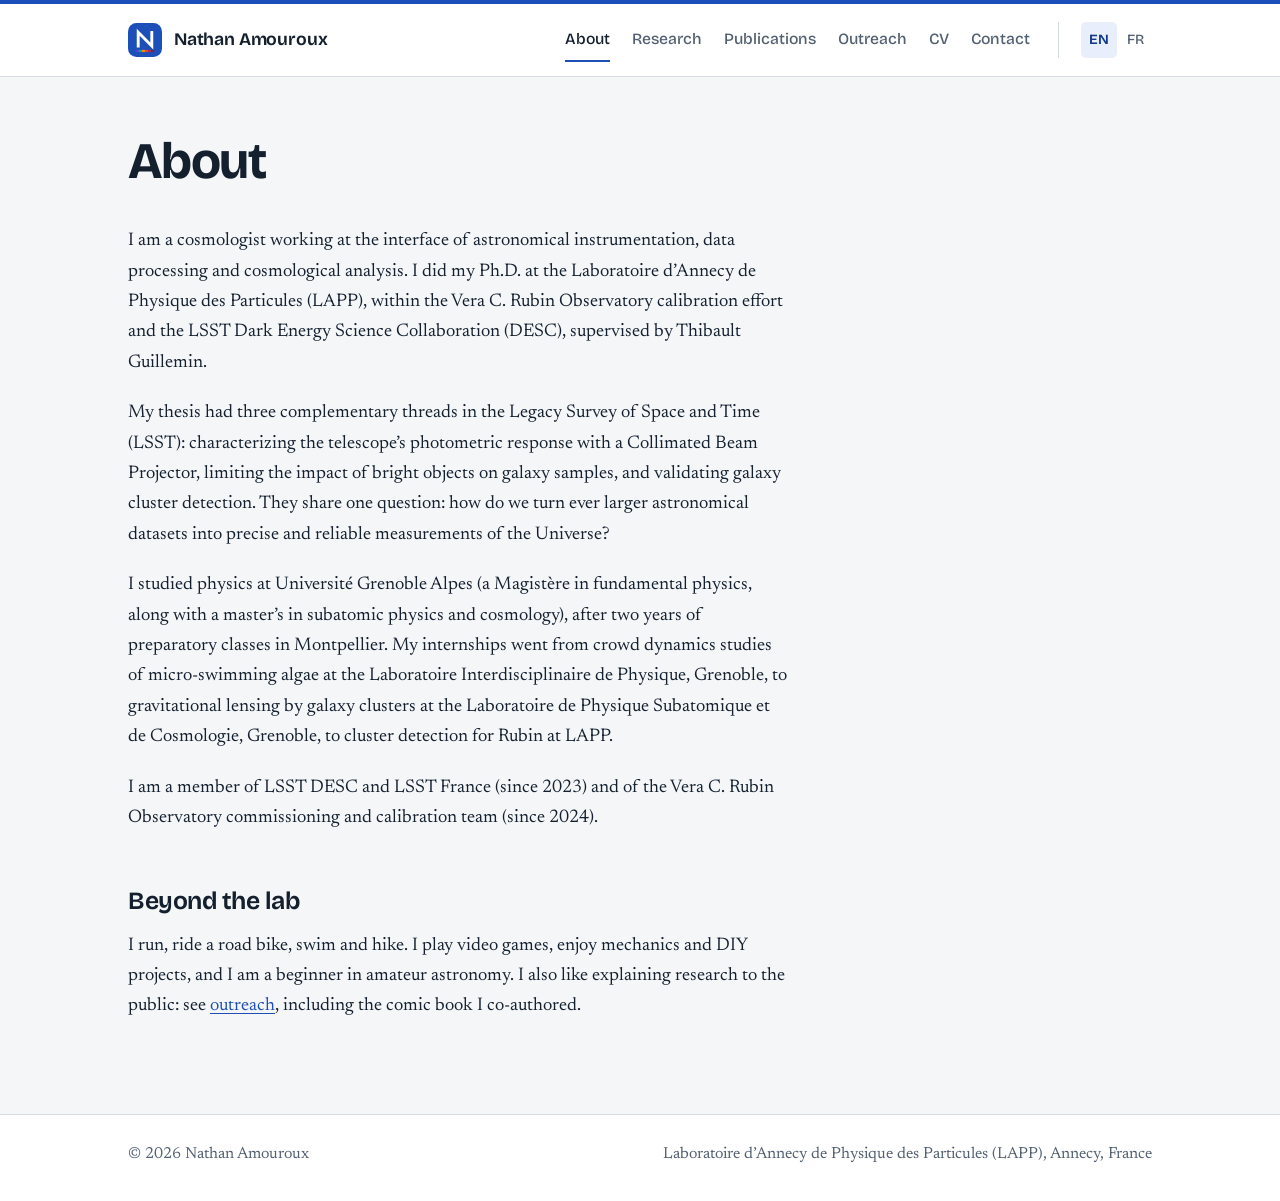
<file: about.html>
<!DOCTYPE html>
<html lang="en">
<head>
<meta charset="UTF-8">
<meta name="viewport" content="width=device-width, initial-scale=1">
<title>About — Nathan Amouroux</title>
<meta name="description" content="About Nathan Amouroux, cosmologist (Ph.D., LAPP Annecy): background, research threads and interests.">
<meta name="author" content="Nathan Amouroux">
<link rel="canonical" href="https://nathanamouroux.github.io/about.html">
<link rel="alternate" hreflang="en" href="https://nathanamouroux.github.io/about.html">
<link rel="alternate" hreflang="fr" href="https://nathanamouroux.github.io/fr/a-propos.html">
<link rel="alternate" hreflang="x-default" href="https://nathanamouroux.github.io/about.html">
<meta property="og:type" content="website">
<meta property="og:site_name" content="Nathan Amouroux">
<meta property="og:title" content="About — Nathan Amouroux">
<meta property="og:description" content="About Nathan Amouroux, cosmologist (Ph.D., LAPP Annecy): background, research threads and interests.">
<meta property="og:url" content="https://nathanamouroux.github.io/about.html">
<meta property="og:locale" content="en_US">
<meta property="og:image" content="https://nathanamouroux.github.io/assets/photo.jpg">
<link rel="icon" type="image/svg+xml" href="assets/favicon.svg">
<link rel="preconnect" href="https://fonts.googleapis.com">
<link rel="preconnect" href="https://fonts.gstatic.com" crossorigin>
<link href="https://fonts.googleapis.com/css2?family=Bricolage+Grotesque:opsz,wght@12..96,500..800&amp;family=Newsreader:ital,opsz,wght@0,6..72,400..600;1,6..72,400..500&amp;display=swap" rel="stylesheet">
<link rel="stylesheet" href="assets/style.css">
</head>
<body>
<a class="skip-link" href="#main">Skip to content</a>
<div class="spectrum" aria-hidden="true"></div>
<header class="site-header">
  <div class="wrap bar">
    <a class="brand" href="index.html"><img src="assets/favicon.svg" alt="" width="34" height="34">Nathan Amouroux</a>
    <nav class="site-nav" aria-label="Main">
      <a href="about.html" aria-current="page">About</a><a href="research.html">Research</a><a href="publications.html">Publications</a><a href="outreach.html">Outreach</a><a href="cv.html">CV</a><a href="contact.html">Contact</a>
      <div class="lang" role="group" aria-label="Language"><span aria-current="true">EN</span><a href="fr/a-propos.html" hreflang="fr" lang="fr">FR</a></div>
    </nav>
  </div>
</header>
<main id="main">
<div class="wrap page-head"><h1>About</h1></div>

<div class="wrap prose">
  <p>I am a cosmologist working at the interface of astronomical instrumentation, data processing and cosmological analysis. I did my Ph.D. at the Laboratoire d’Annecy de Physique des Particules (LAPP), within the Vera C. Rubin Observatory calibration effort and the LSST Dark Energy Science Collaboration (DESC), supervised by Thibault Guillemin.</p>
  <p>My thesis had three complementary threads in the Legacy Survey of Space and Time (LSST): characterizing the telescope’s photometric response with a Collimated Beam Projector, limiting the impact of bright objects on galaxy samples, and validating galaxy cluster detection. They share one question: how do we turn ever larger astronomical datasets into precise and reliable measurements of the Universe?</p>
  <p>I studied physics at Université Grenoble Alpes (a Magistère in fundamental physics, along with a master’s in subatomic physics and cosmology), after two years of preparatory classes in Montpellier. My internships went from crowd dynamics studies of micro-swimming algae at the Laboratoire Interdisciplinaire de Physique, Grenoble, to gravitational lensing by galaxy clusters at the Laboratoire de Physique Subatomique et de Cosmologie, Grenoble, to cluster detection for Rubin at LAPP.</p>
  <p>I am a member of LSST DESC and LSST France (since 2023) and of the Vera C. Rubin Observatory commissioning and calibration team (since 2024).</p>

  <h2>Beyond the lab</h2>
  <p>I run, ride a road bike, swim and hike. I play video games, enjoy mechanics and DIY projects, and I am a beginner in amateur astronomy. I also like explaining research to the public: see <a href="outreach.html">outreach</a>, including the comic book I co-authored.</p>
</div>

</main>
<footer class="site-footer">
  <div class="wrap">
    <p>&copy; <span class="year">2026</span> Nathan Amouroux</p>
    <p>Laboratoire d’Annecy de Physique des Particules (LAPP), Annecy, France</p>
  </div>
</footer>
<script>
  document.querySelectorAll('.year').forEach(function (el) { el.textContent = new Date().getFullYear(); });
</script>
</body>
</html>
</file>
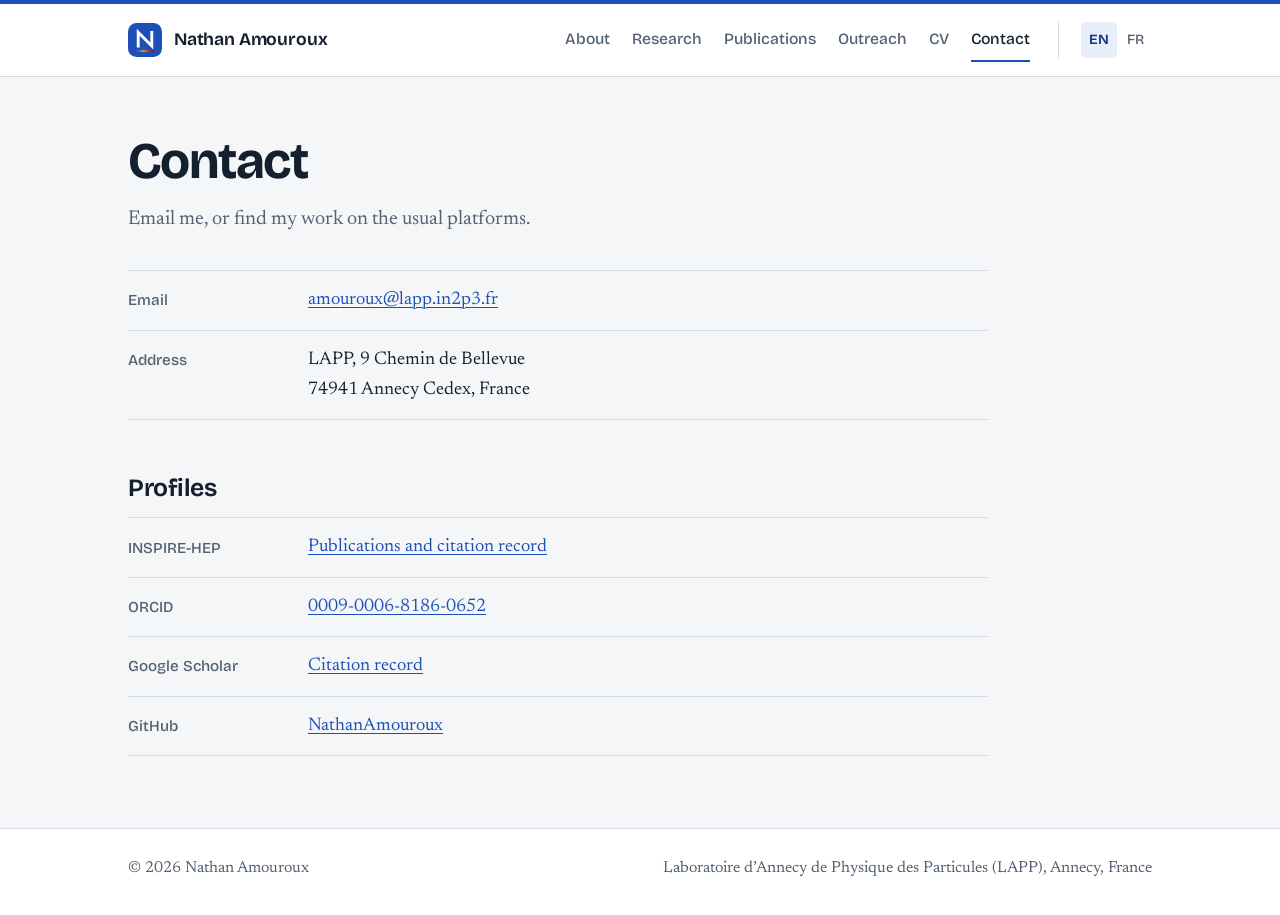
<file: contact.html>
<!DOCTYPE html>
<html lang="en">
<head>
<meta charset="UTF-8">
<meta name="viewport" content="width=device-width, initial-scale=1">
<title>Contact — Nathan Amouroux</title>
<meta name="description" content="Contact Nathan Amouroux at LAPP, Annecy, and find his profiles on INSPIRE-HEP, ORCID, Google Scholar and GitHub.">
<meta name="author" content="Nathan Amouroux">
<link rel="canonical" href="https://nathanamouroux.github.io/contact.html">
<link rel="alternate" hreflang="en" href="https://nathanamouroux.github.io/contact.html">
<link rel="alternate" hreflang="fr" href="https://nathanamouroux.github.io/fr/contact.html">
<link rel="alternate" hreflang="x-default" href="https://nathanamouroux.github.io/contact.html">
<meta property="og:type" content="website">
<meta property="og:site_name" content="Nathan Amouroux">
<meta property="og:title" content="Contact — Nathan Amouroux">
<meta property="og:description" content="Contact Nathan Amouroux at LAPP, Annecy, and find his profiles on INSPIRE-HEP, ORCID, Google Scholar and GitHub.">
<meta property="og:url" content="https://nathanamouroux.github.io/contact.html">
<meta property="og:locale" content="en_US">
<meta property="og:image" content="https://nathanamouroux.github.io/assets/photo.jpg">
<link rel="icon" type="image/svg+xml" href="assets/favicon.svg">
<link rel="preconnect" href="https://fonts.googleapis.com">
<link rel="preconnect" href="https://fonts.gstatic.com" crossorigin>
<link href="https://fonts.googleapis.com/css2?family=Bricolage+Grotesque:opsz,wght@12..96,500..800&amp;family=Newsreader:ital,opsz,wght@0,6..72,400..600;1,6..72,400..500&amp;display=swap" rel="stylesheet">
<link rel="stylesheet" href="assets/style.css">
</head>
<body>
<a class="skip-link" href="#main">Skip to content</a>
<div class="spectrum" aria-hidden="true"></div>
<header class="site-header">
  <div class="wrap bar">
    <a class="brand" href="index.html"><img src="assets/favicon.svg" alt="" width="34" height="34">Nathan Amouroux</a>
    <nav class="site-nav" aria-label="Main">
      <a href="about.html">About</a><a href="research.html">Research</a><a href="publications.html">Publications</a><a href="outreach.html">Outreach</a><a href="cv.html">CV</a><a href="contact.html" aria-current="page">Contact</a>
      <div class="lang" role="group" aria-label="Language"><span aria-current="true">EN</span><a href="fr/contact.html" hreflang="fr" lang="fr">FR</a></div>
    </nav>
  </div>
</header>
<main id="main">
<div class="wrap page-head"><h1>Contact</h1><p class="page-lede">Email me, or find my work on the usual platforms.</p></div>

<div class="wrap prose">
  <dl class="facts"><div class="fact"><dt>Email</dt><dd><a href="mailto:amouroux@lapp.in2p3.fr">amouroux@lapp.in2p3.fr</a></dd></div><div class="fact"><dt>Address</dt><dd>LAPP, 9 Chemin de Bellevue<br>74941 Annecy Cedex, France</dd></div></dl>
  <h2 id="profiles" class="block-title">Profiles</h2>
  <dl class="facts"><div class="fact"><dt>INSPIRE-HEP</dt><dd><a href="https://inspirehep.net/authors?q=Amouroux" target="_blank" rel="noopener">Publications and citation record</a></dd></div><div class="fact"><dt>ORCID</dt><dd><a href="https://orcid.org/0009-0006-8186-0652" target="_blank" rel="noopener">0009-0006-8186-0652</a></dd></div><div class="fact"><dt>Google Scholar</dt><dd><a href="https://scholar.google.com/citations?hl=fr&amp;user=L7lKQxsAAAAJ" target="_blank" rel="noopener">Citation record</a></dd></div><div class="fact"><dt>GitHub</dt><dd><a href="https://github.com/NathanAmouroux" target="_blank" rel="noopener">NathanAmouroux</a></dd></div></dl>
</div>

</main>
<footer class="site-footer">
  <div class="wrap">
    <p>&copy; <span class="year">2026</span> Nathan Amouroux</p>
    <p>Laboratoire d’Annecy de Physique des Particules (LAPP), Annecy, France</p>
  </div>
</footer>
<script>
  document.querySelectorAll('.year').forEach(function (el) { el.textContent = new Date().getFullYear(); });
</script>
</body>
</html>
</file>
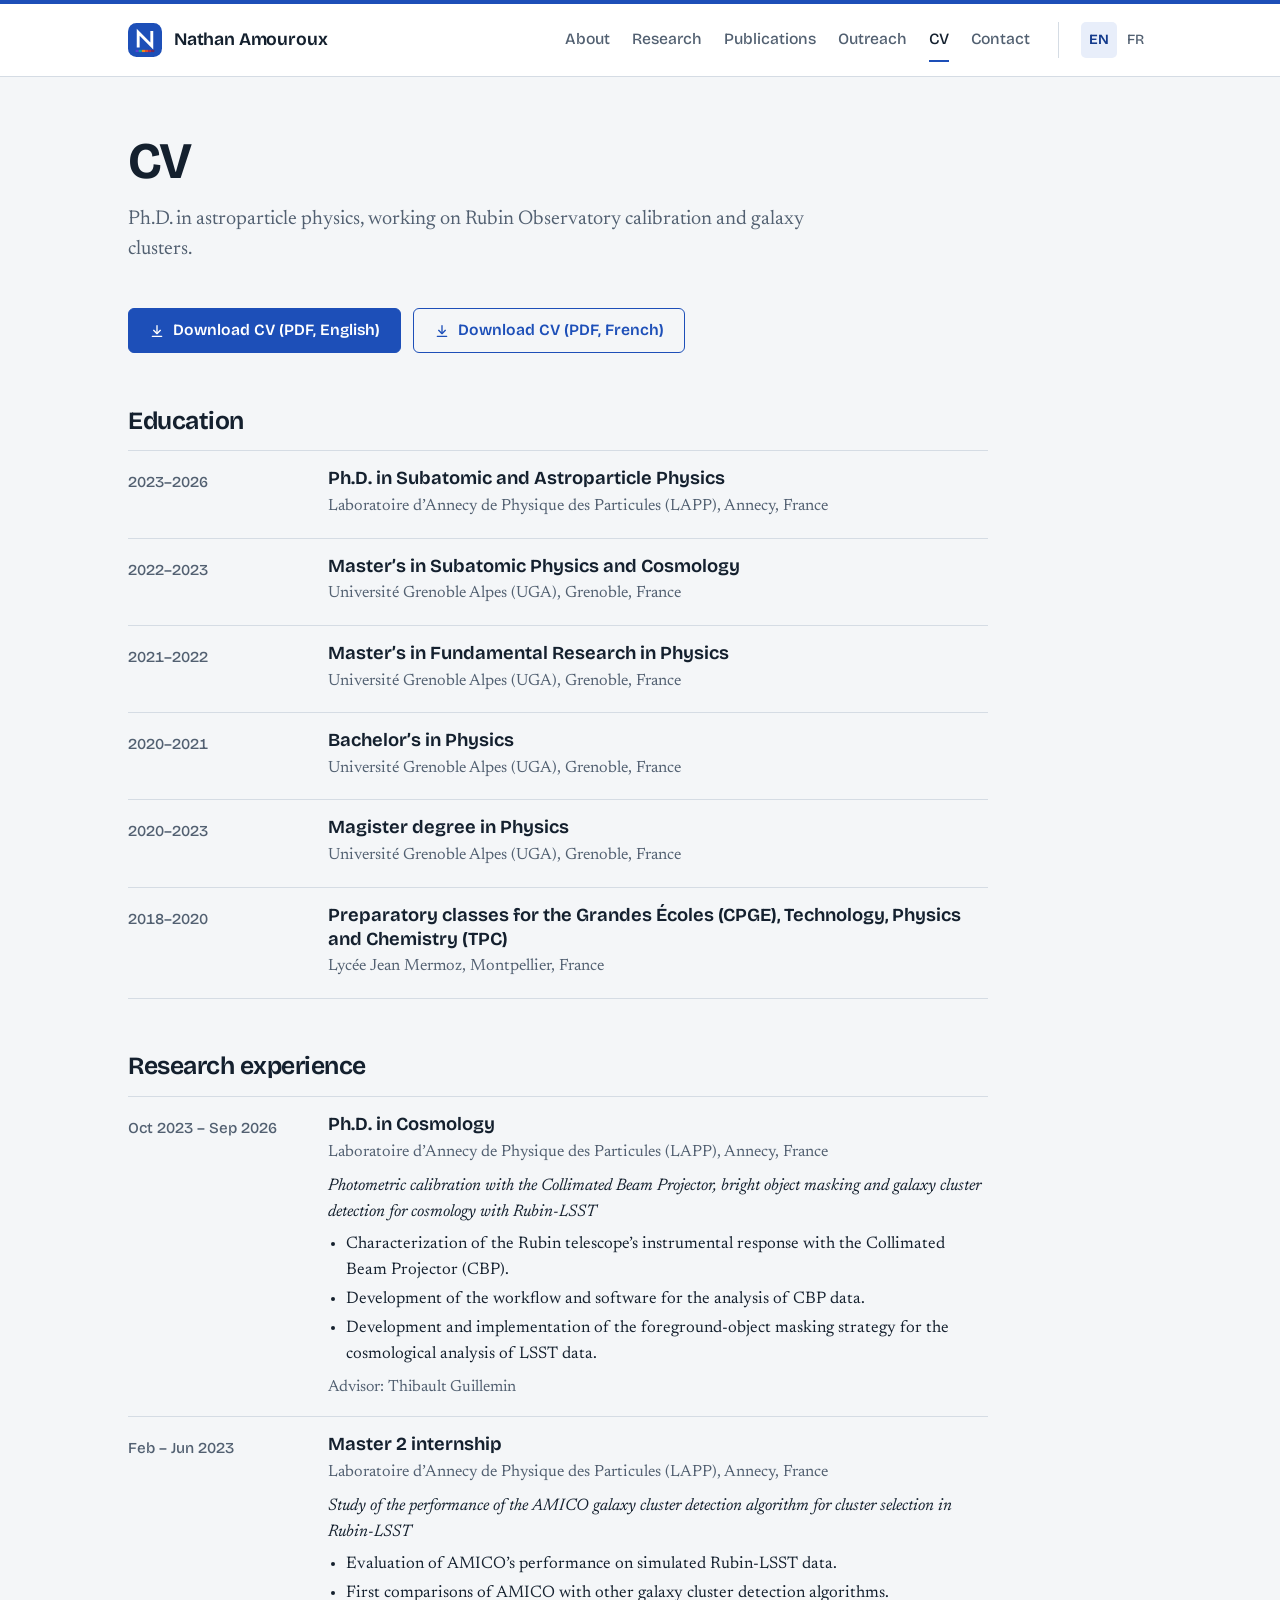
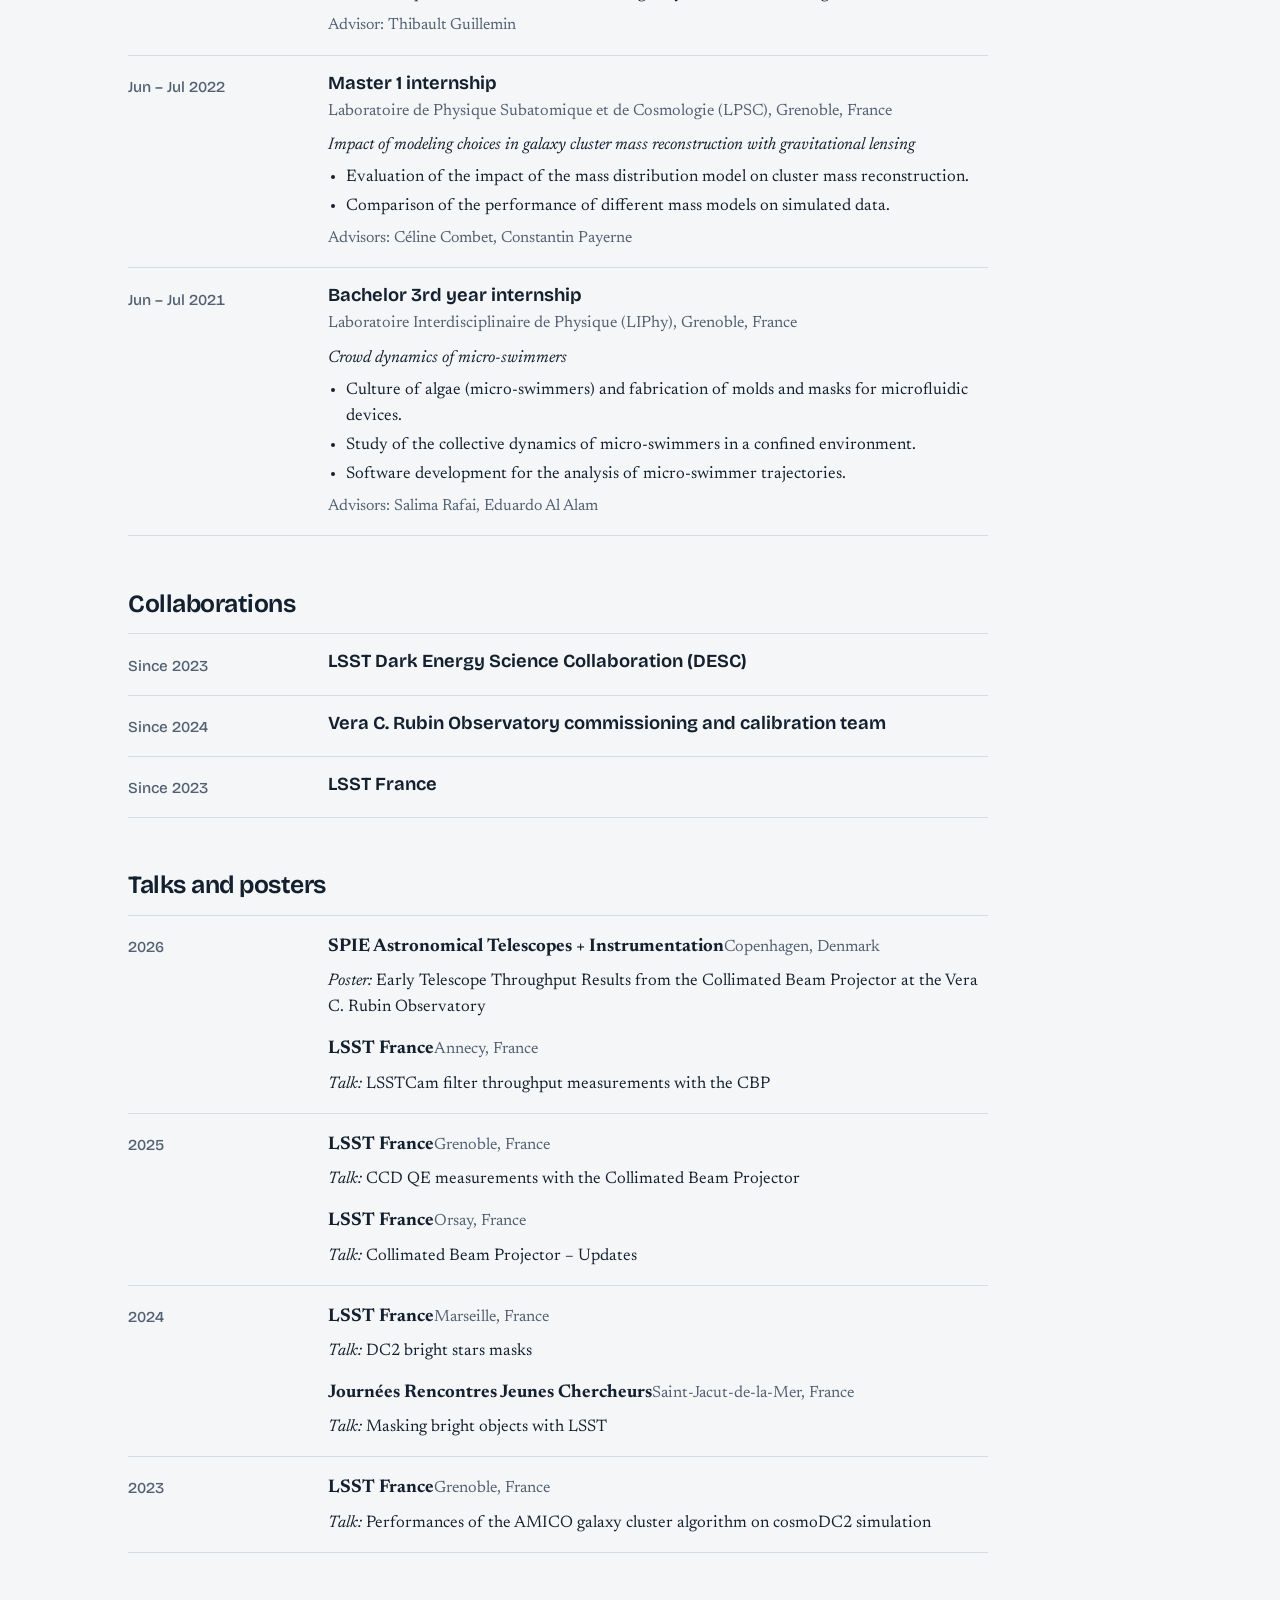
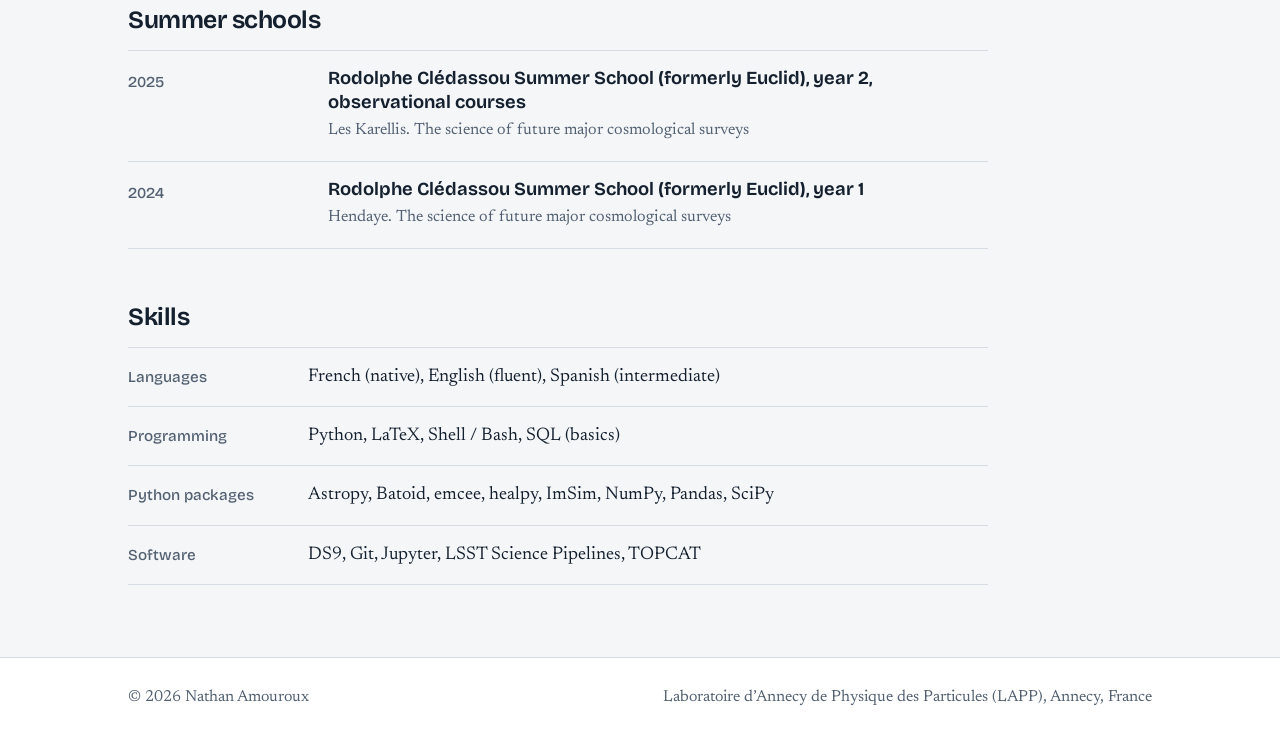
<file: cv.html>
<!DOCTYPE html>
<html lang="en">
<head>
<meta charset="UTF-8">
<meta name="viewport" content="width=device-width, initial-scale=1">
<title>CV — Nathan Amouroux</title>
<meta name="description" content="Curriculum vitae of Nathan Amouroux: education, research experience, collaborations, talks, schools and skills. CV available in English and French.">
<meta name="author" content="Nathan Amouroux">
<link rel="canonical" href="https://nathanamouroux.github.io/cv.html">
<link rel="alternate" hreflang="en" href="https://nathanamouroux.github.io/cv.html">
<link rel="alternate" hreflang="fr" href="https://nathanamouroux.github.io/fr/cv.html">
<link rel="alternate" hreflang="x-default" href="https://nathanamouroux.github.io/cv.html">
<meta property="og:type" content="website">
<meta property="og:site_name" content="Nathan Amouroux">
<meta property="og:title" content="CV — Nathan Amouroux">
<meta property="og:description" content="Curriculum vitae of Nathan Amouroux: education, research experience, collaborations, talks, schools and skills. CV available in English and French.">
<meta property="og:url" content="https://nathanamouroux.github.io/cv.html">
<meta property="og:locale" content="en_US">
<meta property="og:image" content="https://nathanamouroux.github.io/assets/photo.jpg">
<link rel="icon" type="image/svg+xml" href="assets/favicon.svg">
<link rel="preconnect" href="https://fonts.googleapis.com">
<link rel="preconnect" href="https://fonts.gstatic.com" crossorigin>
<link href="https://fonts.googleapis.com/css2?family=Bricolage+Grotesque:opsz,wght@12..96,500..800&amp;family=Newsreader:ital,opsz,wght@0,6..72,400..600;1,6..72,400..500&amp;display=swap" rel="stylesheet">
<link rel="stylesheet" href="assets/style.css">
</head>
<body>
<a class="skip-link" href="#main">Skip to content</a>
<div class="spectrum" aria-hidden="true"></div>
<header class="site-header">
  <div class="wrap bar">
    <a class="brand" href="index.html"><img src="assets/favicon.svg" alt="" width="34" height="34">Nathan Amouroux</a>
    <nav class="site-nav" aria-label="Main">
      <a href="about.html">About</a><a href="research.html">Research</a><a href="publications.html">Publications</a><a href="outreach.html">Outreach</a><a href="cv.html" aria-current="page">CV</a><a href="contact.html">Contact</a>
      <div class="lang" role="group" aria-label="Language"><span aria-current="true">EN</span><a href="fr/cv.html" hreflang="fr" lang="fr">FR</a></div>
    </nav>
  </div>
</header>
<main id="main">
<div class="wrap page-head"><h1>CV</h1><p class="page-lede">Ph.D. in astroparticle physics, working on Rubin Observatory calibration and galaxy clusters.</p></div>

<div class="wrap prose">
  <div class="downloads"><a class="btn" href="assets/CV.pdf"><svg viewBox="0 0 24 24" fill="none" stroke="currentColor" stroke-width="2" stroke-linecap="round" stroke-linejoin="round" aria-hidden="true"><path d="M12 4v11"/><path d="M7 11l5 5 5-5"/><path d="M5 20h14"/></svg>Download CV (PDF, English)</a><a class="btn ghost" href="assets/CV-fr.pdf"><svg viewBox="0 0 24 24" fill="none" stroke="currentColor" stroke-width="2" stroke-linecap="round" stroke-linejoin="round" aria-hidden="true"><path d="M12 4v11"/><path d="M7 11l5 5 5-5"/><path d="M5 20h14"/></svg>Download CV (PDF, French)</a></div>

  <h2 class="block-title">Education</h2>
  <div class="tl"><div class="tl-row"><div class="when">2023–2026</div><div class="what"><strong>Ph.D. in Subatomic and Astroparticle Physics</strong><span class="where">Laboratoire d’Annecy de Physique des Particules (LAPP), Annecy, France</span></div></div><div class="tl-row"><div class="when">2022–2023</div><div class="what"><strong>Master’s in Subatomic Physics and Cosmology</strong><span class="where">Université Grenoble Alpes (UGA), Grenoble, France</span></div></div><div class="tl-row"><div class="when">2021–2022</div><div class="what"><strong>Master’s in Fundamental Research in Physics</strong><span class="where">Université Grenoble Alpes (UGA), Grenoble, France</span></div></div><div class="tl-row"><div class="when">2020–2021</div><div class="what"><strong>Bachelor’s in Physics</strong><span class="where">Université Grenoble Alpes (UGA), Grenoble, France</span></div></div><div class="tl-row"><div class="when">2020–2023</div><div class="what"><strong>Magister degree in Physics</strong><span class="where">Université Grenoble Alpes (UGA), Grenoble, France</span></div></div><div class="tl-row"><div class="when">2018–2020</div><div class="what"><strong>Preparatory classes for the Grandes Écoles (CPGE), Technology, Physics and Chemistry (TPC)</strong><span class="where">Lycée Jean Mermoz, Montpellier, France</span></div></div></div>

  <h2 class="block-title">Research experience</h2>
  <div class="tl"><div class="tl-row"><div class="when">Oct 2023 – Sep 2026</div><div class="what"><strong>Ph.D. in Cosmology</strong><span class="where">Laboratoire d’Annecy de Physique des Particules (LAPP), Annecy, France</span><p><em>Photometric calibration with the Collimated Beam Projector, bright object masking and galaxy cluster detection for cosmology with Rubin-LSST</em></p><ul><li>Characterization of the Rubin telescope’s instrumental response with the Collimated Beam Projector (CBP).</li><li>Development of the workflow and software for the analysis of CBP data.</li><li>Development and implementation of the foreground-object masking strategy for the cosmological analysis of LSST data.</li></ul><div class="who">Advisor: Thibault Guillemin</div></div></div><div class="tl-row"><div class="when">Feb – Jun 2023</div><div class="what"><strong>Master 2 internship</strong><span class="where">Laboratoire d’Annecy de Physique des Particules (LAPP), Annecy, France</span><p><em>Study of the performance of the AMICO galaxy cluster detection algorithm for cluster selection in Rubin-LSST</em></p><ul><li>Evaluation of AMICO’s performance on simulated Rubin-LSST data.</li><li>First comparisons of AMICO with other galaxy cluster detection algorithms.</li></ul><div class="who">Advisor: Thibault Guillemin</div></div></div><div class="tl-row"><div class="when">Jun – Jul 2022</div><div class="what"><strong>Master 1 internship</strong><span class="where">Laboratoire de Physique Subatomique et de Cosmologie (LPSC), Grenoble, France</span><p><em>Impact of modeling choices in galaxy cluster mass reconstruction with gravitational lensing</em></p><ul><li>Evaluation of the impact of the mass distribution model on cluster mass reconstruction.</li><li>Comparison of the performance of different mass models on simulated data.</li></ul><div class="who">Advisors: Céline Combet, Constantin Payerne</div></div></div><div class="tl-row"><div class="when">Jun – Jul 2021</div><div class="what"><strong>Bachelor 3rd year internship</strong><span class="where">Laboratoire Interdisciplinaire de Physique (LIPhy), Grenoble, France</span><p><em>Crowd dynamics of micro-swimmers</em></p><ul><li>Culture of algae (micro-swimmers) and fabrication of molds and masks for microfluidic devices.</li><li>Study of the collective dynamics of micro-swimmers in a confined environment.</li><li>Software development for the analysis of micro-swimmer trajectories.</li></ul><div class="who">Advisors: Salima Rafai, Eduardo Al Alam</div></div></div></div>

  <h2 class="block-title">Collaborations</h2>
  <div class="tl"><div class="tl-row"><div class="when">Since 2023</div><div class="what"><strong>LSST Dark Energy Science Collaboration (DESC)</strong></div></div><div class="tl-row"><div class="when">Since 2024</div><div class="what"><strong>Vera C. Rubin Observatory commissioning and calibration team</strong></div></div><div class="tl-row"><div class="when">Since 2023</div><div class="what"><strong>LSST France</strong></div></div></div>

  <h2 class="block-title">Talks and posters</h2>
  <div class="tl"><div class="tl-row"><div class="when">2026</div><div class="what"><div class="item"><strong>SPIE Astronomical Telescopes + Instrumentation</strong><span class="where">Copenhagen, Denmark</span><p><em>Poster:</em> Early Telescope Throughput Results from the Collimated Beam Projector at the Vera C. Rubin Observatory</p></div><div class="item"><strong>LSST France</strong><span class="where">Annecy, France</span><p><em>Talk:</em> LSSTCam filter throughput measurements with the CBP</p></div></div></div><div class="tl-row"><div class="when">2025</div><div class="what"><div class="item"><strong>LSST France</strong><span class="where">Grenoble, France</span><p><em>Talk:</em> CCD QE measurements with the Collimated Beam Projector</p></div><div class="item"><strong>LSST France</strong><span class="where">Orsay, France</span><p><em>Talk:</em> Collimated Beam Projector – Updates</p></div></div></div><div class="tl-row"><div class="when">2024</div><div class="what"><div class="item"><strong>LSST France</strong><span class="where">Marseille, France</span><p><em>Talk:</em> DC2 bright stars masks</p></div><div class="item"><strong>Journées Rencontres Jeunes Chercheurs</strong><span class="where">Saint-Jacut-de-la-Mer, France</span><p><em>Talk:</em> Masking bright objects with LSST</p></div></div></div><div class="tl-row"><div class="when">2023</div><div class="what"><div class="item"><strong>LSST France</strong><span class="where">Grenoble, France</span><p><em>Talk:</em> Performances of the AMICO galaxy cluster algorithm on cosmoDC2 simulation</p></div></div></div></div>

  <h2 class="block-title">Summer schools</h2>
  <div class="tl"><div class="tl-row"><div class="when">2025</div><div class="what"><strong>Rodolphe Clédassou Summer School (formerly Euclid), year 2, observational courses</strong><span class="where">Les Karellis. The science of future major cosmological surveys</span></div></div><div class="tl-row"><div class="when">2024</div><div class="what"><strong>Rodolphe Clédassou Summer School (formerly Euclid), year 1</strong><span class="where">Hendaye. The science of future major cosmological surveys</span></div></div></div>

  <!-- Teaching section: add it here when ready (same .tl / .tl-row structure as the blocks above). -->

  <h2 class="block-title">Skills</h2>
  <dl class="facts"><div class="fact"><dt>Languages</dt><dd>French (native), English (fluent), Spanish (intermediate)</dd></div><div class="fact"><dt>Programming</dt><dd>Python, LaTeX, Shell / Bash, SQL (basics)</dd></div><div class="fact"><dt>Python packages</dt><dd>Astropy, Batoid, emcee, healpy, ImSim, NumPy, Pandas, SciPy</dd></div><div class="fact"><dt>Software</dt><dd>DS9, Git, Jupyter, LSST Science Pipelines, TOPCAT</dd></div></dl>
</div>

</main>
<footer class="site-footer">
  <div class="wrap">
    <p>&copy; <span class="year">2026</span> Nathan Amouroux</p>
    <p>Laboratoire d’Annecy de Physique des Particules (LAPP), Annecy, France</p>
  </div>
</footer>
<script>
  document.querySelectorAll('.year').forEach(function (el) { el.textContent = new Date().getFullYear(); });
</script>
</body>
</html>
</file>
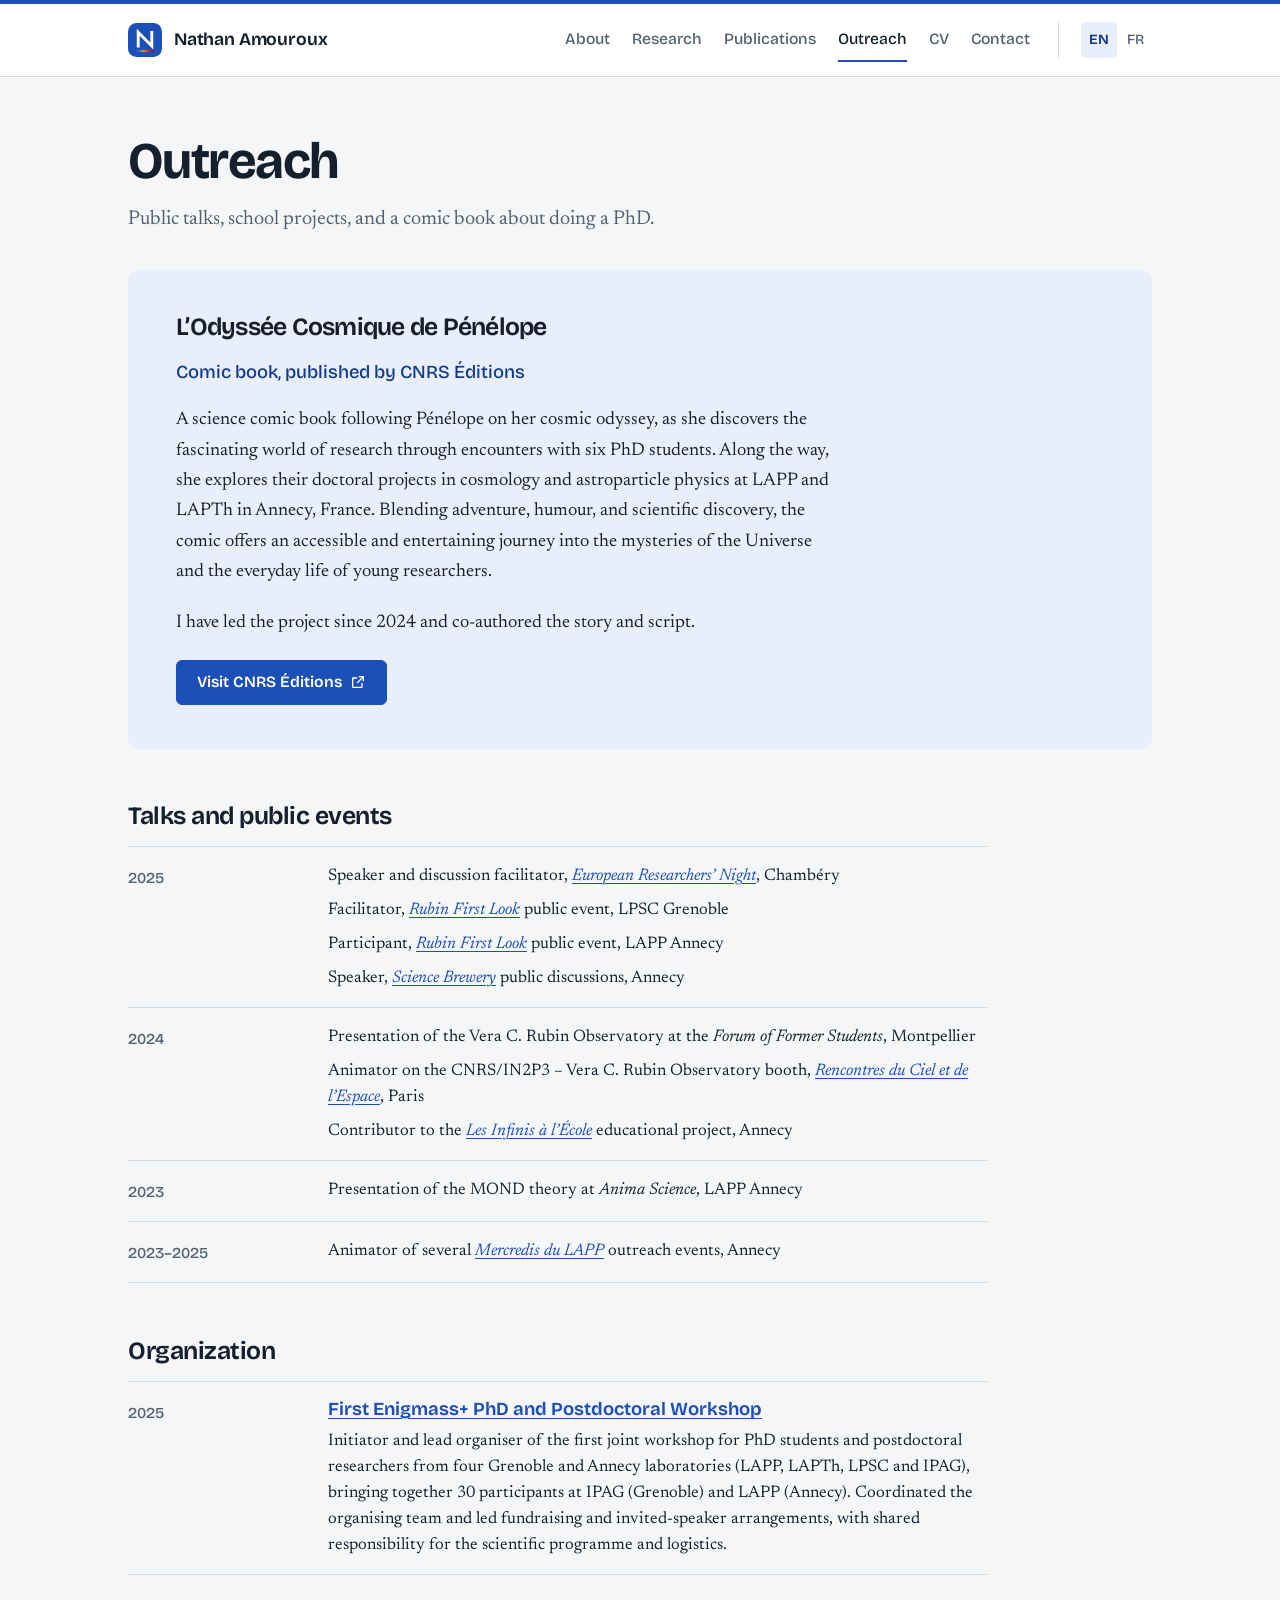
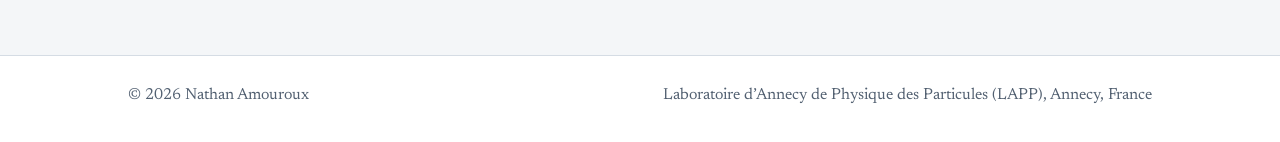
<file: outreach.html>
<!DOCTYPE html>
<html lang="en">
<head>
<meta charset="UTF-8">
<meta name="viewport" content="width=device-width, initial-scale=1">
<title>Outreach — Nathan Amouroux</title>
<meta name="description" content="Outreach by Nathan Amouroux: the comic book L’Odyssée Cosmique de Pénélope, public talks, school projects and workshop organization.">
<meta name="author" content="Nathan Amouroux">
<link rel="canonical" href="https://nathanamouroux.github.io/outreach.html">
<link rel="alternate" hreflang="en" href="https://nathanamouroux.github.io/outreach.html">
<link rel="alternate" hreflang="fr" href="https://nathanamouroux.github.io/fr/vulgarisation.html">
<link rel="alternate" hreflang="x-default" href="https://nathanamouroux.github.io/outreach.html">
<meta property="og:type" content="website">
<meta property="og:site_name" content="Nathan Amouroux">
<meta property="og:title" content="Outreach — Nathan Amouroux">
<meta property="og:description" content="Outreach by Nathan Amouroux: the comic book L’odyssée cosmique de Pénélope, public talks, school projects and workshop organization.">
<meta property="og:url" content="https://nathanamouroux.github.io/outreach.html">
<meta property="og:locale" content="en_US">
<meta property="og:image" content="https://nathanamouroux.github.io/assets/photo.jpg">
<link rel="icon" type="image/svg+xml" href="assets/favicon.svg">
<link rel="preconnect" href="https://fonts.googleapis.com">
<link rel="preconnect" href="https://fonts.gstatic.com" crossorigin>
<link href="https://fonts.googleapis.com/css2?family=Bricolage+Grotesque:opsz,wght@12..96,500..800&amp;family=Newsreader:ital,opsz,wght@0,6..72,400..600;1,6..72,400..500&amp;display=swap" rel="stylesheet">
<link rel="stylesheet" href="assets/style.css">
</head>
<body>
<a class="skip-link" href="#main">Skip to content</a>
<div class="spectrum" aria-hidden="true"></div>
<header class="site-header">
  <div class="wrap bar">
    <a class="brand" href="index.html"><img src="assets/favicon.svg" alt="" width="34" height="34">Nathan Amouroux</a>
    <nav class="site-nav" aria-label="Main">
      <a href="about.html">About</a><a href="research.html">Research</a><a href="publications.html">Publications</a><a href="outreach.html" aria-current="page">Outreach</a><a href="cv.html">CV</a><a href="contact.html">Contact</a>
      <div class="lang" role="group" aria-label="Language"><span aria-current="true">EN</span><a href="fr/vulgarisation.html" hreflang="fr" lang="fr">FR</a></div>
    </nav>
  </div>
</header>
<main id="main">
<div class="wrap page-head"><h1>Outreach</h1><p class="page-lede">Public talks, school projects, and a comic book about doing a PhD.</p></div>

<div class="wrap prose">
  <section id="penelope" class="feature" style="max-width:none">
    <h2>L’Odyssée Cosmique de Pénélope</h2>
    <p class="status">Comic book, published by CNRS Éditions</p>
    <p>A science comic book following Pénélope on her cosmic odyssey, as she discovers the fascinating world of research through encounters with six PhD students. Along the way, she explores their doctoral projects in cosmology and astroparticle physics at LAPP and LAPTh in Annecy, France. Blending adventure, humour, and scientific discovery, the comic offers an accessible and entertaining journey into the mysteries of the Universe and the everyday life of young researchers.</p>
    <p>I have led the project since 2024 and co-authored the story and script.</p>
    <div class="actions">
      <a class="btn" href="https://www.cnrseditions.fr/catalogue/physique-et-astrophysique/l-odyssee-cosmique-de-penelope/" target="_blank" rel="noopener">Visit CNRS Éditions<svg viewBox="0 0 24 24" fill="none" stroke="currentColor" stroke-width="2" stroke-linecap="round" stroke-linejoin="round" aria-hidden="true"><path d="M14 4h6v6"/><path d="M20 4l-9 9"/><path d="M18 14v5a1 1 0 0 1-1 1H5a1 1 0 0 1-1-1V7a1 1 0 0 1 1-1h5"/></svg></a>
    </div>
  </section>

<h2 class="block-title" style="max-width:none">Talks and public events</h2>
<div class="tl">

  <div class="tl-row">
    <div class="when">2025</div>
    <div class="what">
      <p class="ev">Speaker and discussion facilitator, <em><a href="https://nuitdeschercheurs-france.eu/?2026" target="_blank" rel="noopener">European Researchers’ Night</a></em>, Chambéry</p>
      <p class="ev">Facilitator, <em><a href="https://lpsc-indico.in2p3.fr/event/4085/" target="_blank" rel="noopener">Rubin First Look</a></em> public event, LPSC Grenoble</p>
      <p class="ev">Participant, <em><a href="https://www.lapp.in2p3.fr/2025-06-evenement-8803" target="_blank" rel="noopener">Rubin First Look</a></em> public event, LAPP Annecy</p>
      <p class="ev">Speaker, <em><a href="https://laturbine.annecy.fr/au-programme/conferences/brasserie-des-sciences/" target="_blank" rel="noopener">Science Brewery</a></em> public discussions, Annecy</p>
    </div>
  </div>

  <div class="tl-row">
    <div class="when">2024</div>
    <div class="what">
      <p class="ev">Presentation of the Vera C. Rubin Observatory at the <em>Forum of Former Students</em>, Montpellier</p>
      <p class="ev">Animator on the CNRS/IN2P3 – Vera C. Rubin Observatory booth, <em><a href="https://www.afastronomie.fr/rencontres-ciel-espace" target="_blank" rel="noopener">Rencontres du Ciel et de l’Espace</a></em>, Paris</p>
      <p class="ev">Contributor to the <em><a href="https://ile.in2p3.fr/" target="_blank" rel="noopener">Les Infinis à l’École</a></em> educational project, Annecy</p>
    </div>
  </div>

  <div class="tl-row">
    <div class="when">2023</div>
    <div class="what">
      <p class="ev">Presentation of the MOND theory at <em>Anima Science</em>, LAPP Annecy</p>
    </div>
  </div>

  <div class="tl-row">
    <div class="when">2023–2025</div>
    <div class="what">
      <p class="ev">Animator of several <em><a href="https://indico.in2p3.fr/event/30570/" target="_blank" rel="noopener">Mercredis du LAPP</a></em> outreach events, Annecy</p>
    </div>
  </div>

</div>

<h2 class="block-title" style="max-width:none">Organization</h2>
<div class="tl">
  <div class="tl-row">
    <div class="when">2025</div>
    <div class="what">
      <strong><a href="https://indico.in2p3.fr/event/36782/overview" target="_blank" rel="noopener">First Enigmass+ PhD and Postdoctoral Workshop</a></strong>
      <p>Initiator and lead organiser of the first joint workshop for PhD students and postdoctoral researchers from four Grenoble and Annecy laboratories (LAPP, LAPTh, LPSC and IPAG), bringing together 30 participants at IPAG (Grenoble) and LAPP (Annecy). Coordinated the organising team and led fundraising and invited-speaker arrangements, with shared responsibility for the scientific programme and logistics.</p>
    </div>
  </div>
</div>

</main>
<footer class="site-footer">
  <div class="wrap">
    <p>&copy; <span class="year">2026</span> Nathan Amouroux</p>
    <p>Laboratoire d’Annecy de Physique des Particules (LAPP), Annecy, France</p>
  </div>
</footer>
<script>
  document.querySelectorAll('.year').forEach(function (el) { el.textContent = new Date().getFullYear(); });
</script>
</body>
</html>
</file>
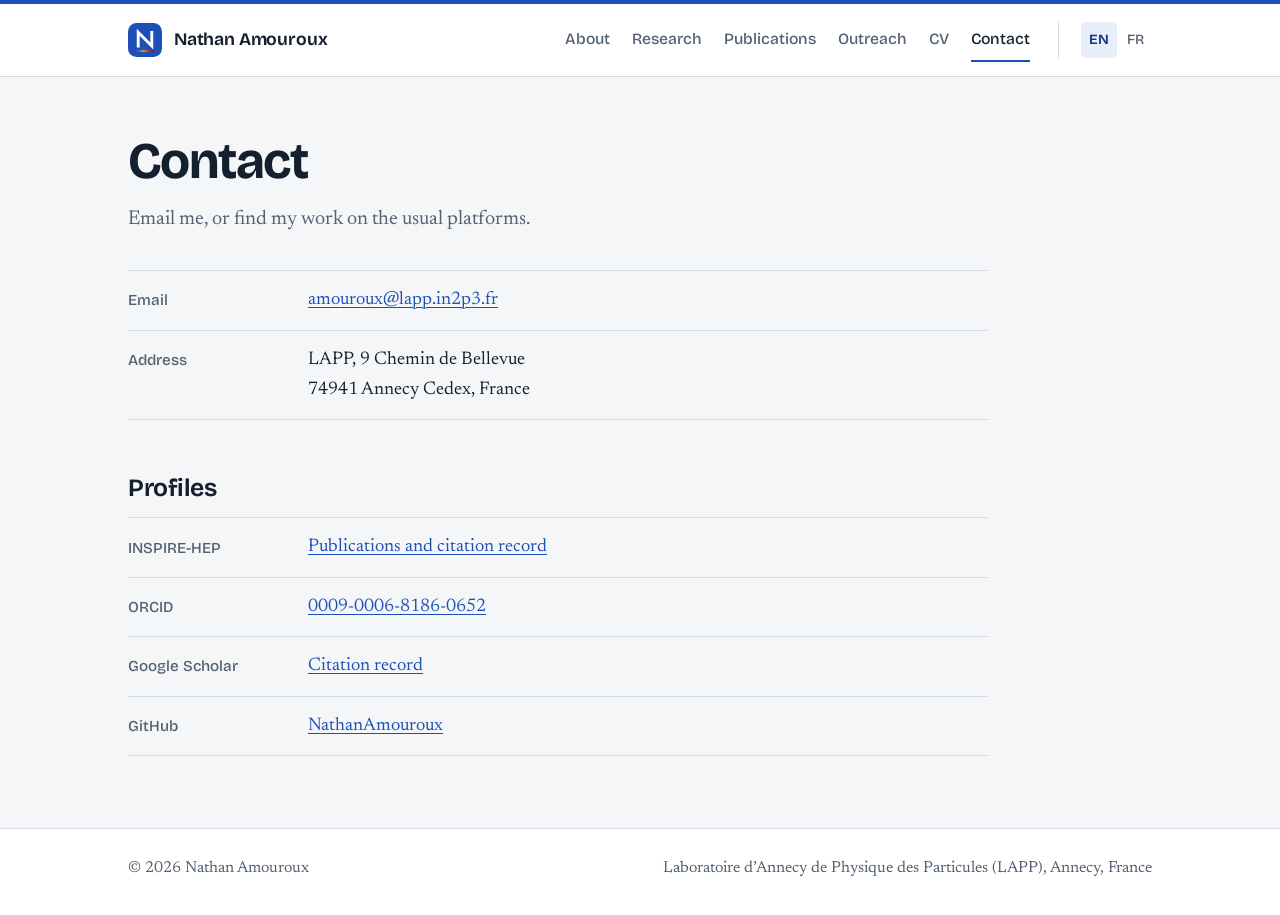
<file: profiles.html>
<!DOCTYPE html>
<html lang="en">
<head>
<meta charset="UTF-8">
<title>Profiles — Nathan Amouroux</title>
<meta http-equiv="refresh" content="0; url=contact.html#profiles">
<link rel="canonical" href="https://nathanamouroux.github.io/contact.html">
<meta name="robots" content="noindex">
</head>
<body><p>This page moved to <a href="contact.html#profiles">Contact &amp; profiles</a>.</p></body>
</html>
</file>
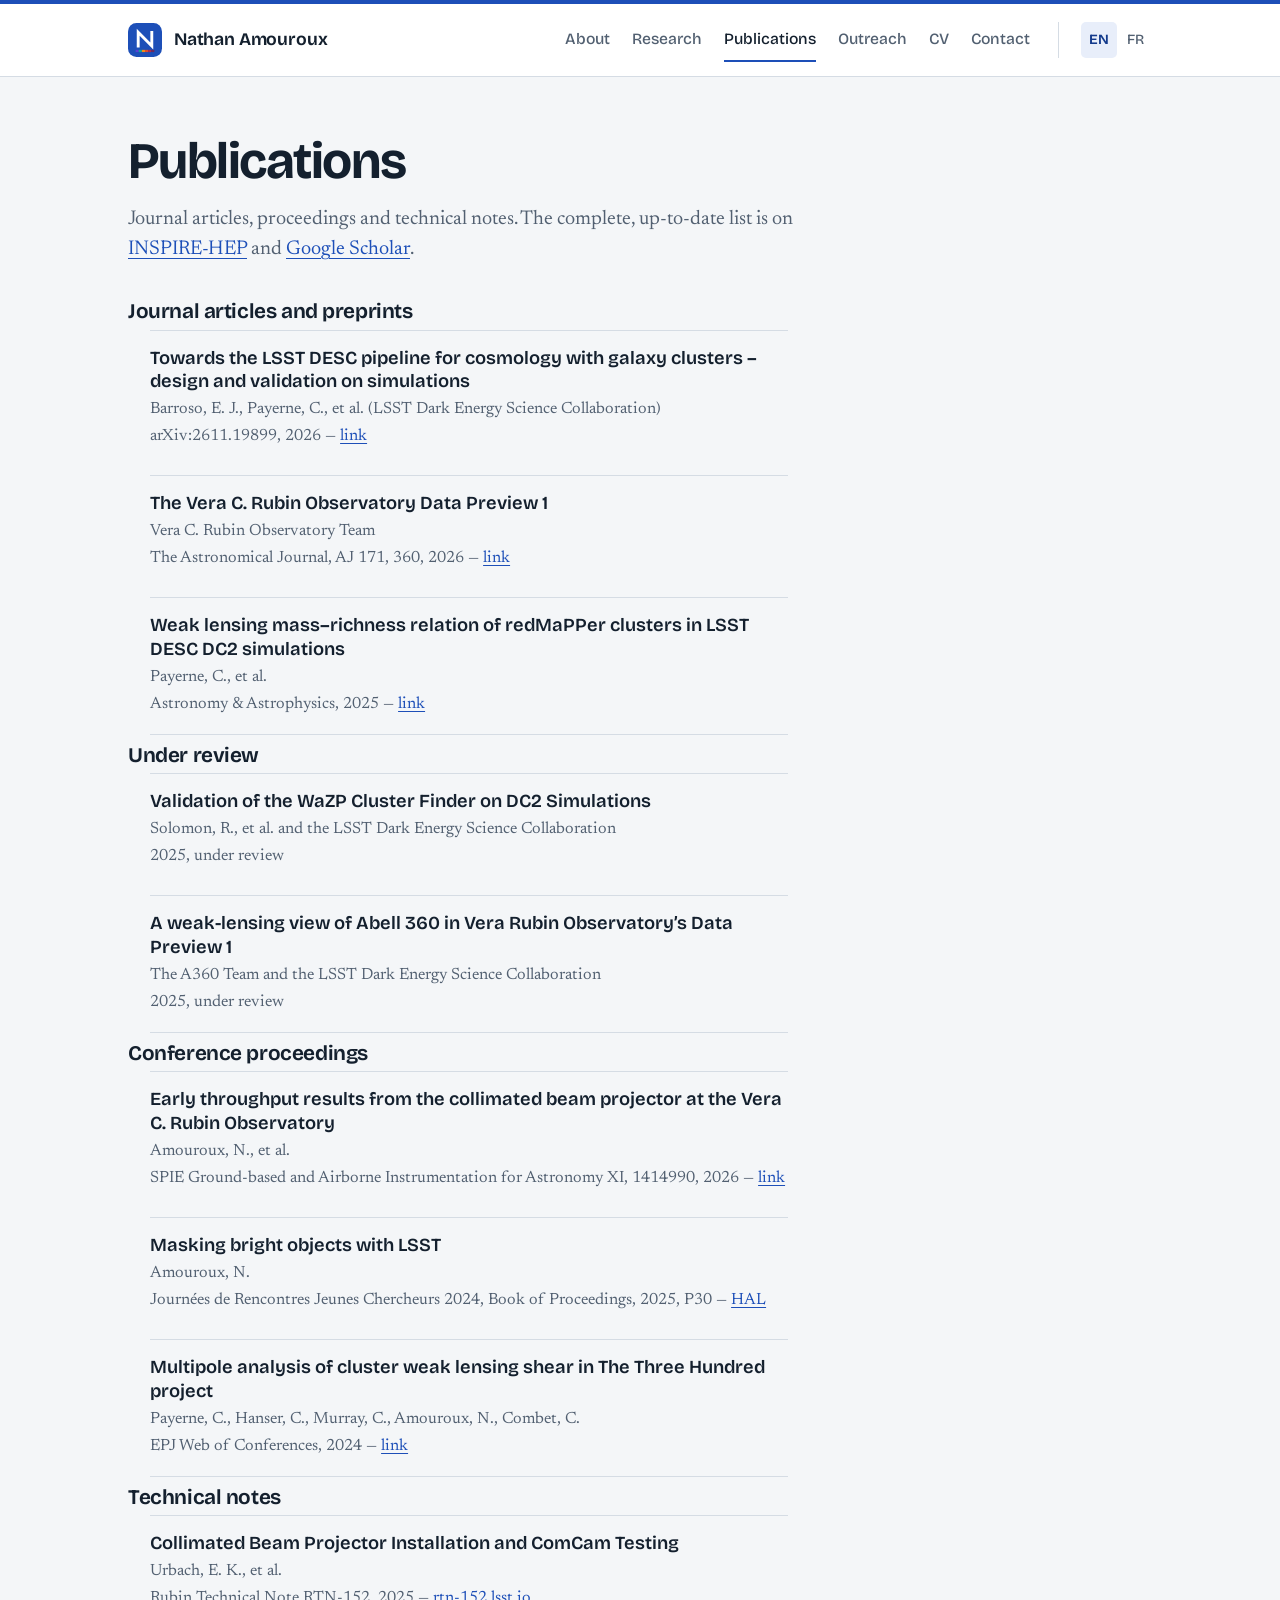
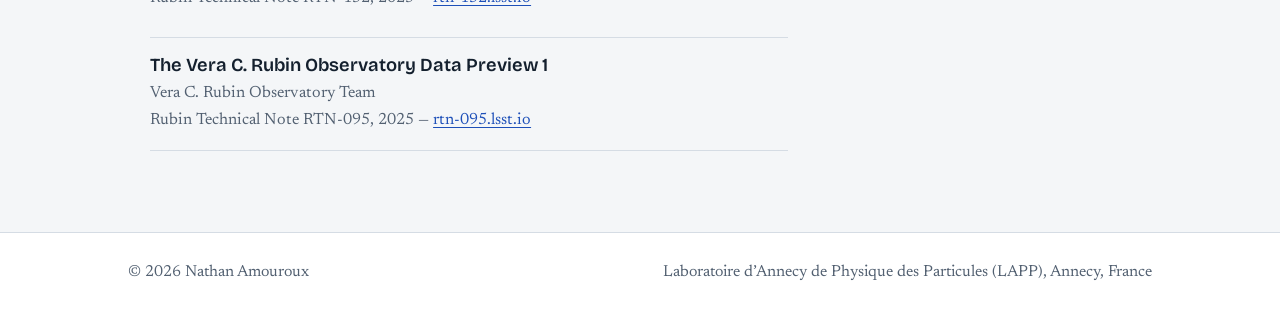
<file: publications.html>
<!DOCTYPE html>
<html lang="en">
<head>
<meta charset="UTF-8">
<meta name="viewport" content="width=device-width, initial-scale=1">
<title>Publications — Nathan Amouroux</title>
<meta name="description" content="Publications of Nathan Amouroux: Rubin Observatory calibration, LSST DESC galaxy cluster papers, proceedings and technical notes.">
<meta name="author" content="Nathan Amouroux">
<link rel="canonical" href="https://nathanamouroux.github.io/publications.html">
<link rel="alternate" hreflang="en" href="https://nathanamouroux.github.io/publications.html">
<link rel="alternate" hreflang="fr" href="https://nathanamouroux.github.io/fr/publications.html">
<link rel="alternate" hreflang="x-default" href="https://nathanamouroux.github.io/publications.html">
<meta property="og:type" content="website">
<meta property="og:site_name" content="Nathan Amouroux">
<meta property="og:title" content="Publications — Nathan Amouroux">
<meta property="og:description" content="Publications of Nathan Amouroux: Rubin Observatory calibration, LSST DESC galaxy cluster papers, proceedings and technical notes.">
<meta property="og:url" content="https://nathanamouroux.github.io/publications.html">
<meta property="og:locale" content="en_US">
<meta property="og:image" content="https://nathanamouroux.github.io/assets/photo.jpg">
<link rel="icon" type="image/svg+xml" href="assets/favicon.svg">
<link rel="preconnect" href="https://fonts.googleapis.com">
<link rel="preconnect" href="https://fonts.gstatic.com" crossorigin>
<link href="https://fonts.googleapis.com/css2?family=Bricolage+Grotesque:opsz,wght@12..96,500..800&amp;family=Newsreader:ital,opsz,wght@0,6..72,400..600;1,6..72,400..500&amp;display=swap" rel="stylesheet">
<link rel="stylesheet" href="assets/style.css">
</head>
<body>
<a class="skip-link" href="#main">Skip to content</a>
<div class="spectrum" aria-hidden="true"></div>
<header class="site-header">
  <div class="wrap bar">
    <a class="brand" href="index.html"><img src="assets/favicon.svg" alt="" width="34" height="34">Nathan Amouroux</a>
    <nav class="site-nav" aria-label="Main">
      <a href="about.html">About</a><a href="research.html">Research</a><a href="publications.html" aria-current="page">Publications</a><a href="outreach.html">Outreach</a><a href="cv.html">CV</a><a href="contact.html">Contact</a>
      <div class="lang" role="group" aria-label="Language"><span aria-current="true">EN</span><a href="fr/publications.html" hreflang="fr" lang="fr">FR</a></div>
    </nav>
  </div>
</header>
<main id="main">
<div class="wrap page-head"><h1>Publications</h1><p class="page-lede">Journal articles, proceedings and technical notes. The complete, up-to-date list is on <a href="https://inspirehep.net/authors?q=Amouroux" target="_blank" rel="noopener">INSPIRE-HEP</a> and <a href="https://scholar.google.com/citations?hl=fr&amp;user=L7lKQxsAAAAJ" target="_blank" rel="noopener">Google Scholar</a>.</p></div>

<div class="wrap prose">
  <div class="pub-group"><h2>Journal articles and preprints</h2><ul class="pubs"><li><span class="pub-title">Towards the LSST DESC pipeline for cosmology with galaxy clusters – design and validation on simulations</span><span class="pub-authors">Barroso, E. J., Payerne, C., et al. (LSST Dark Energy Science Collaboration)</span><span class="pub-venue">arXiv:2611.19899, 2026 — <a href="https://arxiv.org/abs/2611.19899" target="_blank" rel="noopener">link</a></span></li><li><span class="pub-title">The Vera C. Rubin Observatory Data Preview 1</span><span class="pub-authors">Vera C. Rubin Observatory Team</span><span class="pub-venue">The Astronomical Journal, AJ 171, 360, 2026 — <a href="https://iopscience.iop.org/article/10.3847/1538-3881/ae521f/meta" target="_blank" rel="noopener">link</a></span></li><li><span class="pub-title">Weak lensing mass–richness relation of redMaPPer clusters in LSST DESC DC2 simulations</span><span class="pub-authors">Payerne, C., et al.</span><span class="pub-venue">Astronomy &amp; Astrophysics, 2025 — <a href="https://www.aanda.org/articles/aa/abs/2025/08/aa54107-25/aa54107-25.html" target="_blank" rel="noopener">link</a></span></li></ul></div>
  <div class="pub-group"><h2>Under review</h2><ul class="pubs"><li><span class="pub-title">Validation of the WaZP Cluster Finder on DC2 Simulations</span><span class="pub-authors">Solomon, R., et al. and the LSST Dark Energy Science Collaboration</span><span class="pub-venue">2025, under review</span></li><li><span class="pub-title">A weak-lensing view of Abell 360 in Vera Rubin Observatory’s Data Preview 1</span><span class="pub-authors">The A360 Team and the LSST Dark Energy Science Collaboration</span><span class="pub-venue">2025, under review</span></li></ul></div>
  <div class="pub-group"><h2>Conference proceedings</h2><ul class="pubs"><li><span class="pub-title">Early throughput results from the collimated beam projector at the Vera C. Rubin Observatory</span><span class="pub-authors">Amouroux, N., et al.</span><span class="pub-venue">SPIE Ground-based and Airborne Instrumentation for Astronomy XI, 1414990, 2026 — <a href="https://www.spiedigitallibrary.org/conference-proceedings-of-spie/14149/1414990/Early-throughput-results-from-the-collimated-beam-projector-at-the/10.1117/12.3103703.short" target="_blank" rel="noopener">link</a></span></li><li><span class="pub-title">Masking bright objects with LSST</span><span class="pub-authors">Amouroux, N.</span><span class="pub-venue">Journées de Rencontres Jeunes Chercheurs 2024, Book of Proceedings, 2025, P30 — <a href="https://hal.science/hal-05110108v2" target="_blank" rel="noopener">HAL</a></span></li><li><span class="pub-title">Multipole analysis of cluster weak lensing shear in The Three Hundred project</span><span class="pub-authors">Payerne, C., Hanser, C., Murray, C., Amouroux, N., Combet, C.</span><span class="pub-venue">EPJ Web of Conferences, 2024 — <a href="https://www.epj-conferences.org/articles/epjconf/pdf/2024/03/epjconf_mmUniverse2023_00039.pdf" target="_blank" rel="noopener">link</a></span></li></ul></div>
  <div class="pub-group"><h2>Technical notes</h2><ul class="pubs"><li><span class="pub-title">Collimated Beam Projector Installation and ComCam Testing</span><span class="pub-authors">Urbach, E. K., et al.</span><span class="pub-venue">Rubin Technical Note RTN-152, 2025 — <a href="https://rtn-152.lsst.io/" target="_blank" rel="noopener">rtn-152.lsst.io</a></span></li><li><span class="pub-title">The Vera C. Rubin Observatory Data Preview 1</span><span class="pub-authors">Vera C. Rubin Observatory Team</span><span class="pub-venue">Rubin Technical Note RTN-095, 2025 — <a href="https://rtn-095.lsst.io/" target="_blank" rel="noopener">rtn-095.lsst.io</a></span></li></ul></div>
</div>

</main>
<footer class="site-footer">
  <div class="wrap">
    <p>&copy; <span class="year">2026</span> Nathan Amouroux</p>
    <p>Laboratoire d’Annecy de Physique des Particules (LAPP), Annecy, France</p>
  </div>
</footer>
<script>
  document.querySelectorAll('.year').forEach(function (el) { el.textContent = new Date().getFullYear(); });
</script>
</body>
</html>
</file>
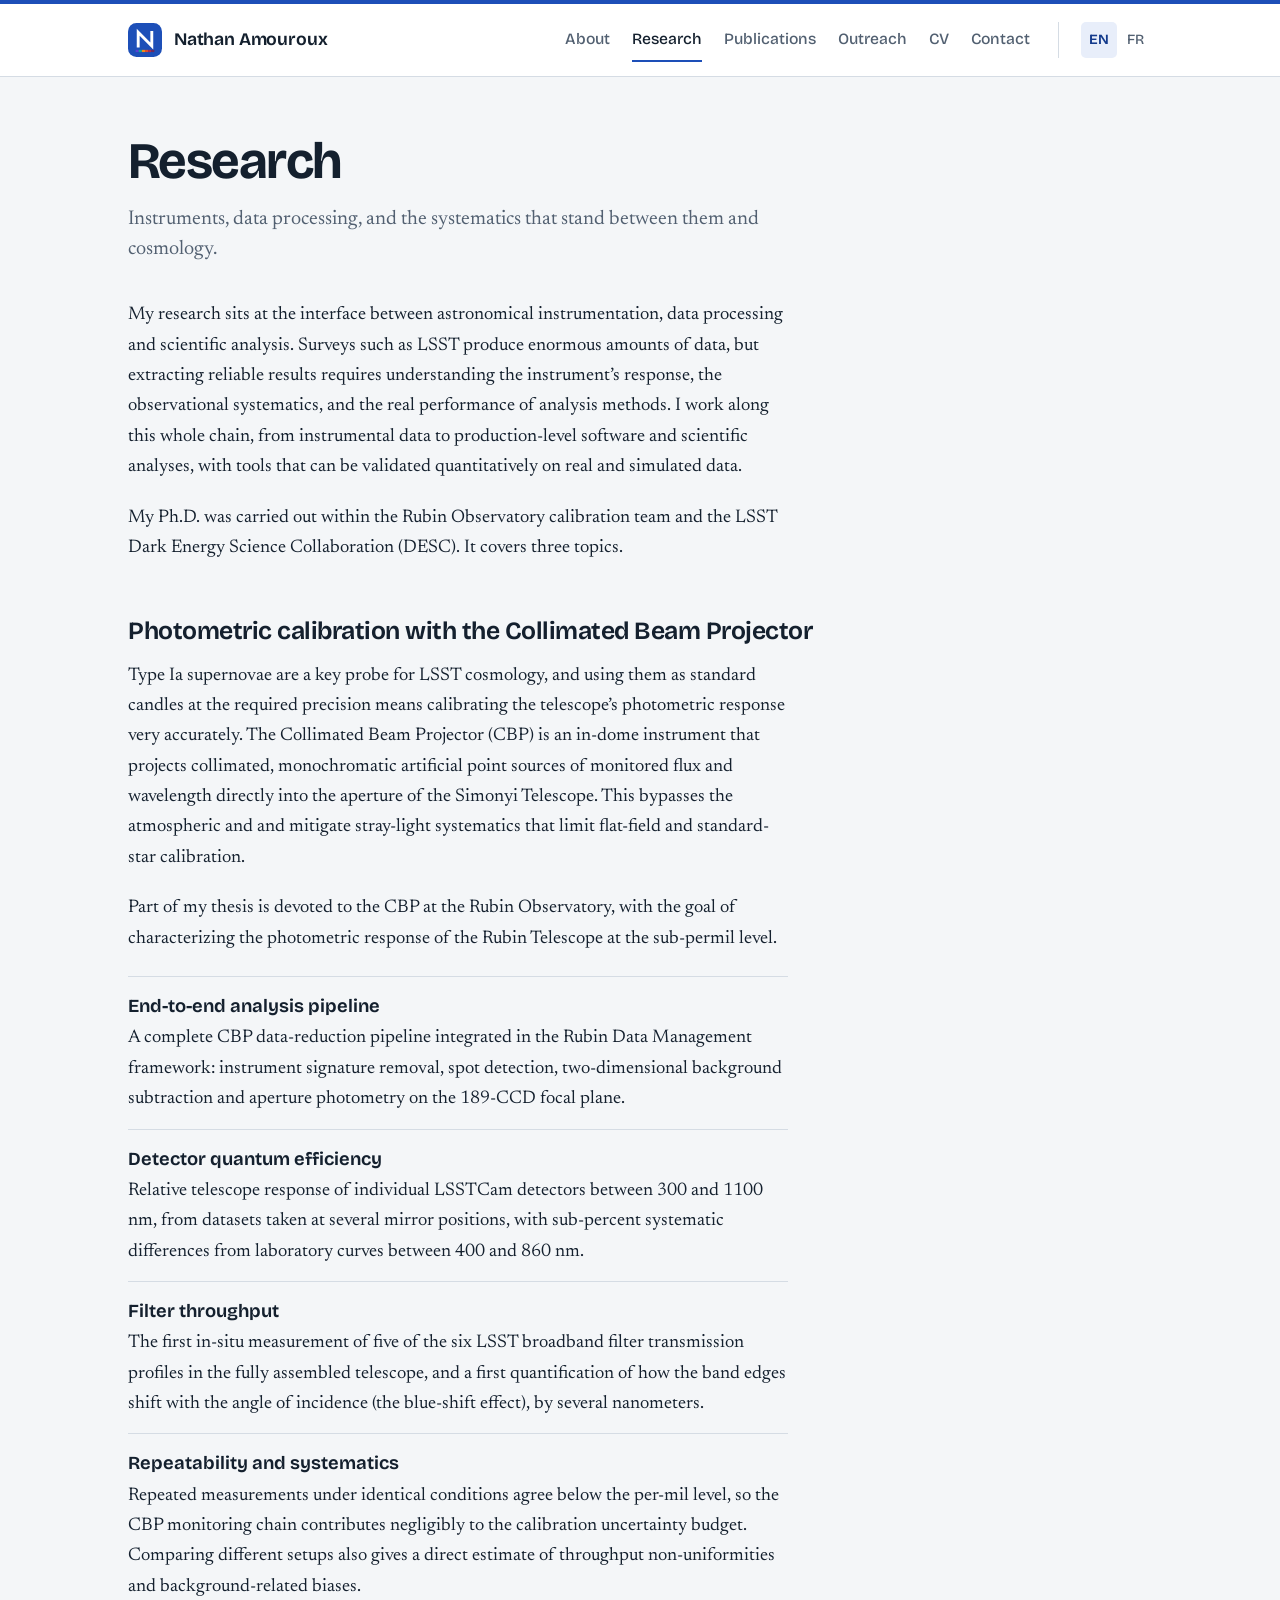
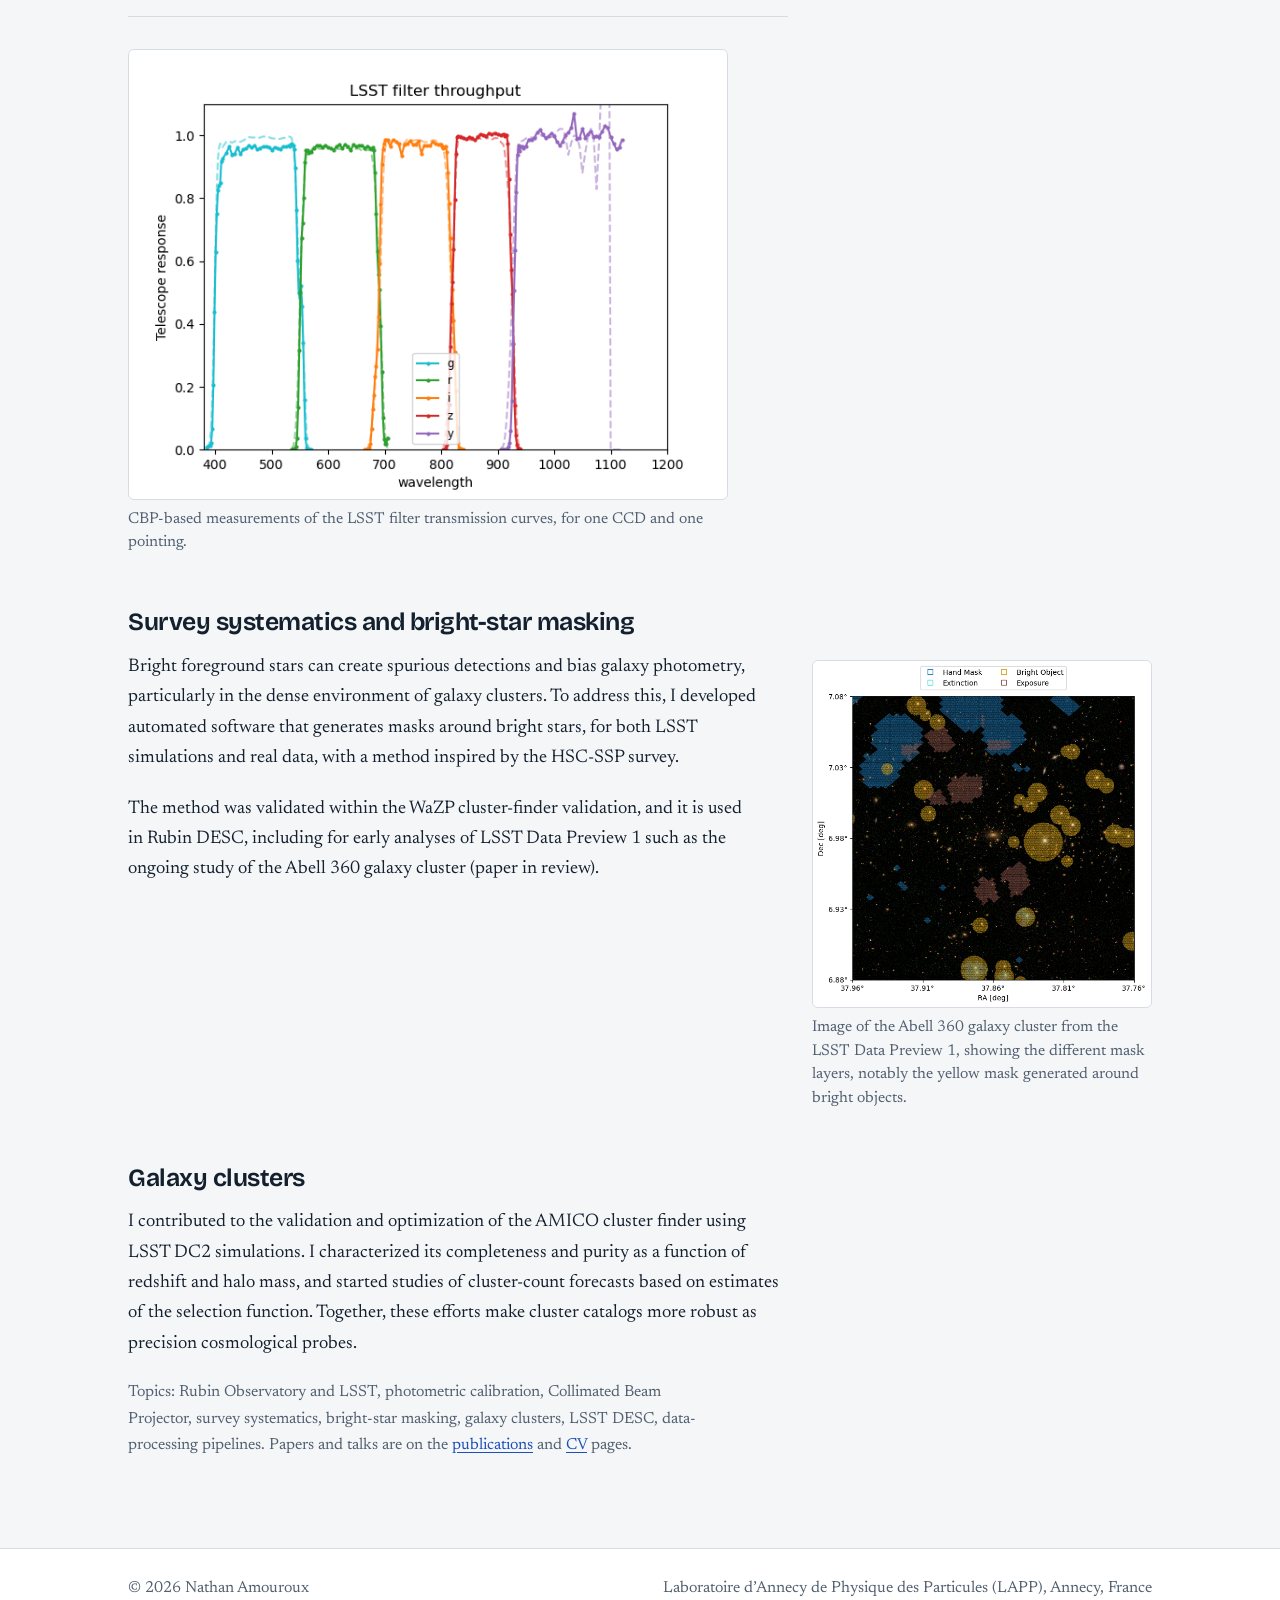
<file: research.html>
<!DOCTYPE html>
<html lang="en">
<head>
<meta charset="UTF-8">
<meta name="viewport" content="width=device-width, initial-scale=1">
<title>Research — Nathan Amouroux</title>
<meta name="description" content="Research of Nathan Amouroux: photometric calibration of the Rubin Observatory with the Collimated Beam Projector, bright-star masking and galaxy cluster detection for LSST cosmology.">
<meta name="author" content="Nathan Amouroux">
<link rel="canonical" href="https://nathanamouroux.github.io/research.html">
<link rel="alternate" hreflang="en" href="https://nathanamouroux.github.io/research.html">
<link rel="alternate" hreflang="fr" href="https://nathanamouroux.github.io/fr/recherche.html">
<link rel="alternate" hreflang="x-default" href="https://nathanamouroux.github.io/research.html">
<meta property="og:type" content="website">
<meta property="og:site_name" content="Nathan Amouroux">
<meta property="og:title" content="Research — Nathan Amouroux">
<meta property="og:description" content="Research of Nathan Amouroux: photometric calibration of the Rubin Observatory with the Collimated Beam Projector, bright-star masking and galaxy cluster detection for LSST cosmology.">
<meta property="og:url" content="https://nathanamouroux.github.io/research.html">
<meta property="og:locale" content="en_US">
<meta property="og:image" content="https://nathanamouroux.github.io/assets/fig-cbp-filters.png">
<link rel="icon" type="image/svg+xml" href="assets/favicon.svg">
<link rel="preconnect" href="https://fonts.googleapis.com">
<link rel="preconnect" href="https://fonts.gstatic.com" crossorigin>
<link href="https://fonts.googleapis.com/css2?family=Bricolage+Grotesque:opsz,wght@12..96,500..800&amp;family=Newsreader:ital,opsz,wght@0,6..72,400..600;1,6..72,400..500&amp;display=swap" rel="stylesheet">
<link rel="stylesheet" href="assets/style.css">
</head>
<body>
<a class="skip-link" href="#main">Skip to content</a>
<div class="spectrum" aria-hidden="true"></div>
<header class="site-header">
  <div class="wrap bar">
    <a class="brand" href="index.html"><img src="assets/favicon.svg" alt="" width="34" height="34">Nathan Amouroux</a>
    <nav class="site-nav" aria-label="Main">
      <a href="about.html">About</a><a href="research.html" aria-current="page">Research</a><a href="publications.html">Publications</a><a href="outreach.html">Outreach</a><a href="cv.html">CV</a><a href="contact.html">Contact</a>
      <div class="lang" role="group" aria-label="Language"><span aria-current="true">EN</span><a href="fr/recherche.html" hreflang="fr" lang="fr">FR</a></div>
    </nav>
  </div>
</header>
<main id="main">
<div class="wrap page-head"><h1>Research</h1><p class="page-lede">Instruments, data processing, and the systematics that stand between them and cosmology.</p></div>

<div class="wrap prose">
  <p>My research sits at the interface between astronomical instrumentation, data processing and scientific analysis. Surveys such as LSST produce enormous amounts of data, but extracting reliable results requires understanding the instrument’s response, the observational systematics, and the real performance of analysis methods. I work along this whole chain, from instrumental data to production-level software and scientific analyses, with tools that can be validated quantitatively on real and simulated data.</p>
  <p>My Ph.D. was carried out within the Rubin Observatory calibration team and the LSST Dark Energy Science Collaboration (DESC). It covers three topics.</p>

  <h2 id="cbp">Photometric calibration with the Collimated Beam Projector</h2>
  <p>Type Ia supernovae are a key probe for LSST cosmology, and using them as standard candles at the required precision means calibrating the telescope’s photometric response very accurately. The Collimated Beam Projector (CBP) is an in-dome instrument that projects collimated, monochromatic artificial point sources of monitored flux and wavelength directly into the aperture of the Simonyi Telescope. This bypasses the atmospheric and and mitigate stray-light systematics that limit flat-field and standard-star calibration.</p>
  <p>Part of my thesis is devoted to the CBP at the Rubin Observatory, with the goal of characterizing the photometric response of the Rubin Telescope at the sub-permil level.</p>

  <ul class="contrib">
    <li><strong>End-to-end analysis pipeline</strong>A complete CBP data-reduction pipeline integrated in the Rubin Data Management framework: instrument signature removal, spot detection, two-dimensional background subtraction and aperture photometry on the 189-CCD focal plane.</li>
    <li><strong>Detector quantum efficiency</strong>Relative telescope response of individual LSSTCam detectors between 300 and 1100 nm, from datasets taken at several mirror positions, with sub-percent systematic differences from laboratory curves between 400 and 860 nm.</li>
    <li><strong>Filter throughput</strong>The first in-situ measurement of five of the six LSST broadband filter transmission profiles in the fully assembled telescope, and a first quantification of how the band edges shift with the angle of incidence (the blue-shift effect), by several nanometers.</li>
    <li><strong>Repeatability and systematics</strong>Repeated measurements under identical conditions agree below the per-mil level, so the CBP monitoring chain contributes negligibly to the calibration uncertainty budget. Comparing different setups also gives a direct estimate of throughput non-uniformities and background-related biases.</li>
  </ul>

  <figure class="plate">
    <img src="assets/fig-cbp-filters.png" width="640" height="480" loading="lazy" alt="Telescope response versus wavelength for the g, r, i, z and y filters: each filter has a flat top close to 1 and sharp edges.">
    <figcaption>CBP-based measurements of the LSST filter transmission curves, for one CCD and one pointing.</figcaption>
  </figure>

  <h2 id="masks">Survey systematics and bright-star masking</h2>
  <div class="split">
    <div>
      <p>Bright foreground stars can create spurious detections and bias galaxy photometry, particularly in the dense environment of galaxy clusters. To address this, I developed automated software that generates masks around bright stars, for both LSST simulations and real data, with a method inspired by the HSC-SSP survey.</p>
      <p>The method was validated within the WaZP cluster-finder validation, and it is used in Rubin DESC, including for early analyses of LSST Data Preview 1 such as the ongoing study of the Abell 360 galaxy cluster (paper in review).</p>
    </div>
    <figure class="plate">
      <img src="assets/fig-masks-a360.png" width="788" height="876" loading="lazy" alt="Sky map of the Abell 360 field with masks for bright objects, hand masks, extinction and exposure edges drawn in different colors.">
      <figcaption>Image of the Abell 360 galaxy cluster from the LSST Data Preview 1, showing the different mask layers, notably the yellow mask generated around bright objects.</figcaption>
    </figure>
  </div>

  <h2 id="clusters">Galaxy clusters</h2>
  <p>I contributed to the validation and optimization of the AMICO cluster finder using LSST DC2 simulations. I characterized its completeness and purity as a function of redshift and halo mass, and started studies of cluster-count forecasts based on estimates of the selection function. Together, these efforts make cluster catalogs more robust as precision cosmological probes.</p>

  <p class="topics">Topics: Rubin Observatory and LSST, photometric calibration, Collimated Beam Projector, survey systematics, bright-star masking, galaxy clusters, LSST DESC, data-processing pipelines. Papers and talks are on the <a href="publications.html">publications</a> and <a href="cv.html">CV</a> pages.</p>
</div>

</main>
<footer class="site-footer">
  <div class="wrap">
    <p>&copy; <span class="year">2026</span> Nathan Amouroux</p>
    <p>Laboratoire d’Annecy de Physique des Particules (LAPP), Annecy, France</p>
  </div>
</footer>
<script>
  document.querySelectorAll('.year').forEach(function (el) { el.textContent = new Date().getFullYear(); });
</script>
</body>
</html>
</file>
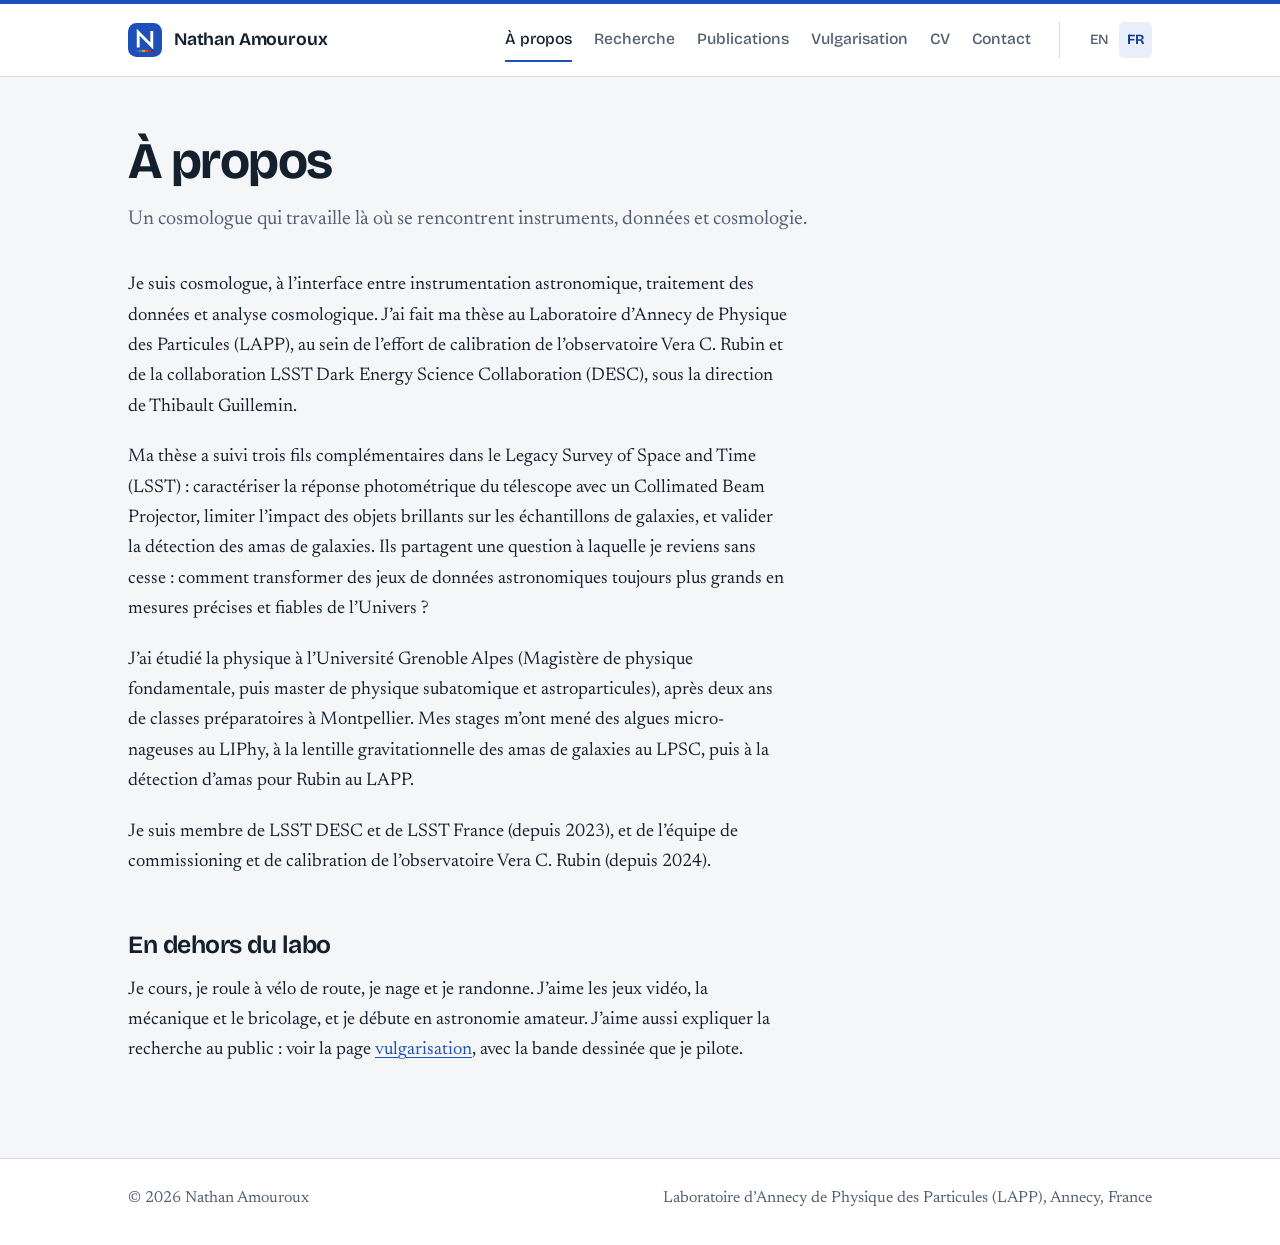
<file: fr/a-propos.html>
<!DOCTYPE html>
<html lang="fr">
<head>
<meta charset="UTF-8">
<meta name="viewport" content="width=device-width, initial-scale=1">
<title>À propos — Nathan Amouroux</title>
<meta name="description" content="À propos de Nathan Amouroux, cosmologue (docteur, LAPP Annecy) : parcours, axes de recherche et centres d’intérêt.">
<meta name="author" content="Nathan Amouroux">
<link rel="canonical" href="https://nathanamouroux.github.io/fr/a-propos.html">
<link rel="alternate" hreflang="en" href="https://nathanamouroux.github.io/about.html">
<link rel="alternate" hreflang="fr" href="https://nathanamouroux.github.io/fr/a-propos.html">
<link rel="alternate" hreflang="x-default" href="https://nathanamouroux.github.io/about.html">
<meta property="og:type" content="website">
<meta property="og:site_name" content="Nathan Amouroux">
<meta property="og:title" content="À propos — Nathan Amouroux">
<meta property="og:description" content="À propos de Nathan Amouroux, cosmologue (docteur, LAPP Annecy) : parcours, axes de recherche et centres d’intérêt.">
<meta property="og:url" content="https://nathanamouroux.github.io/fr/a-propos.html">
<meta property="og:locale" content="fr_FR">
<meta property="og:image" content="https://nathanamouroux.github.io/assets/photo.jpg">
<link rel="icon" type="image/svg+xml" href="../assets/favicon.svg">
<link rel="preconnect" href="https://fonts.googleapis.com">
<link rel="preconnect" href="https://fonts.gstatic.com" crossorigin>
<link href="https://fonts.googleapis.com/css2?family=Bricolage+Grotesque:opsz,wght@12..96,500..800&amp;family=Newsreader:ital,opsz,wght@0,6..72,400..600;1,6..72,400..500&amp;display=swap" rel="stylesheet">
<link rel="stylesheet" href="../assets/style.css">
</head>
<body>
<a class="skip-link" href="#main">Aller au contenu</a>
<div class="spectrum" aria-hidden="true"></div>
<header class="site-header">
  <div class="wrap bar">
    <a class="brand" href="index.html"><img src="../assets/favicon.svg" alt="" width="34" height="34">Nathan Amouroux</a>
    <nav class="site-nav" aria-label="Principale">
      <a href="a-propos.html" aria-current="page">À propos</a><a href="recherche.html">Recherche</a><a href="publications.html">Publications</a><a href="vulgarisation.html">Vulgarisation</a><a href="cv.html">CV</a><a href="contact.html">Contact</a>
      <div class="lang" role="group" aria-label="Langue"><a href="../about.html" hreflang="en" lang="en">EN</a><span aria-current="true">FR</span></div>
    </nav>
  </div>
</header>
<main id="main">
<div class="wrap page-head"><h1>À propos</h1><p class="page-lede">Un cosmologue qui travaille là où se rencontrent instruments, données et cosmologie.</p></div>

<div class="wrap prose">
  <p>Je suis cosmologue, à l’interface entre instrumentation astronomique, traitement des données et analyse cosmologique. J’ai fait ma thèse au Laboratoire d’Annecy de Physique des Particules (LAPP), au sein de l’effort de calibration de l’observatoire Vera C. Rubin et de la collaboration LSST Dark Energy Science Collaboration (DESC), sous la direction de Thibault Guillemin.</p>
  <p>Ma thèse a suivi trois fils complémentaires dans le Legacy Survey of Space and Time (LSST) : caractériser la réponse photométrique du télescope avec un Collimated Beam Projector, limiter l’impact des objets brillants sur les échantillons de galaxies, et valider la détection des amas de galaxies. Ils partagent une question à laquelle je reviens sans cesse : comment transformer des jeux de données astronomiques toujours plus grands en mesures précises et fiables de l’Univers ?</p>
  <p>J’ai étudié la physique à l’Université Grenoble Alpes (Magistère de physique fondamentale, puis master de physique subatomique et astroparticules), après deux ans de classes préparatoires à Montpellier. Mes stages m’ont mené des algues micro-nageuses au LIPhy, à la lentille gravitationnelle des amas de galaxies au LPSC, puis à la détection d’amas pour Rubin au LAPP.</p>
  <p>Je suis membre de LSST DESC et de LSST France (depuis 2023), et de l’équipe de commissioning et de calibration de l’observatoire Vera C. Rubin (depuis 2024).</p>

  <h2>En dehors du labo</h2>
  <p>Je cours, je roule à vélo de route, je nage et je randonne. J’aime les jeux vidéo, la mécanique et le bricolage, et je débute en astronomie amateur. J’aime aussi expliquer la recherche au public : voir la page <a href="vulgarisation.html">vulgarisation</a>, avec la bande dessinée que je pilote.</p>
</div>

</main>
<footer class="site-footer">
  <div class="wrap">
    <p>&copy; <span class="year">2026</span> Nathan Amouroux</p>
    <p>Laboratoire d’Annecy de Physique des Particules (LAPP), Annecy, France</p>
  </div>
</footer>
<script>
  document.querySelectorAll('.year').forEach(function (el) { el.textContent = new Date().getFullYear(); });
</script>
</body>
</html>
</file>
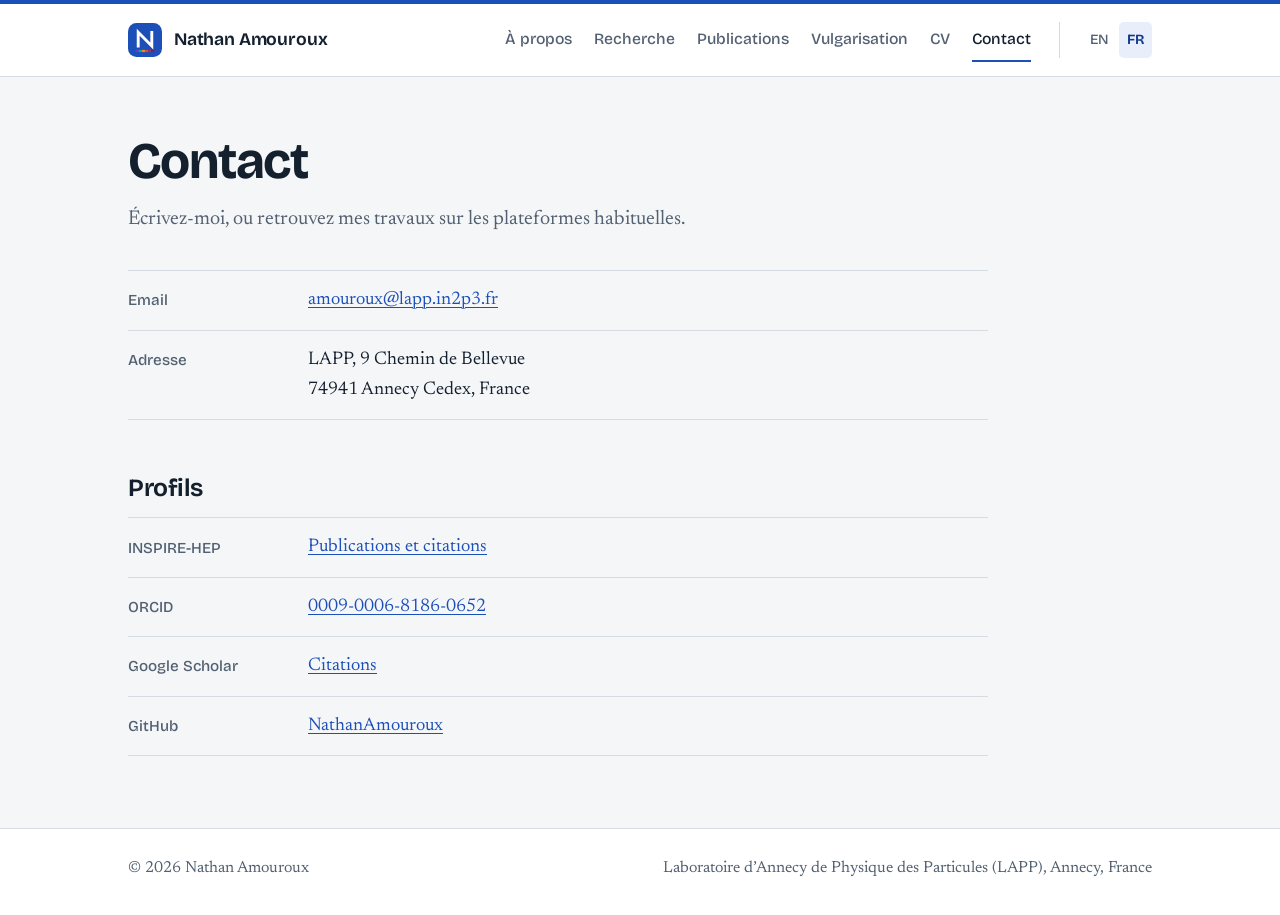
<file: fr/contact.html>
<!DOCTYPE html>
<html lang="fr">
<head>
<meta charset="UTF-8">
<meta name="viewport" content="width=device-width, initial-scale=1">
<title>Contact — Nathan Amouroux</title>
<meta name="description" content="Contacter Nathan Amouroux au LAPP, Annecy, et retrouver ses profils INSPIRE-HEP, ORCID, Google Scholar et GitHub.">
<meta name="author" content="Nathan Amouroux">
<link rel="canonical" href="https://nathanamouroux.github.io/fr/contact.html">
<link rel="alternate" hreflang="en" href="https://nathanamouroux.github.io/contact.html">
<link rel="alternate" hreflang="fr" href="https://nathanamouroux.github.io/fr/contact.html">
<link rel="alternate" hreflang="x-default" href="https://nathanamouroux.github.io/contact.html">
<meta property="og:type" content="website">
<meta property="og:site_name" content="Nathan Amouroux">
<meta property="og:title" content="Contact — Nathan Amouroux">
<meta property="og:description" content="Contacter Nathan Amouroux au LAPP, Annecy, et retrouver ses profils INSPIRE-HEP, ORCID, Google Scholar et GitHub.">
<meta property="og:url" content="https://nathanamouroux.github.io/fr/contact.html">
<meta property="og:locale" content="fr_FR">
<meta property="og:image" content="https://nathanamouroux.github.io/assets/photo.jpg">
<link rel="icon" type="image/svg+xml" href="../assets/favicon.svg">
<link rel="preconnect" href="https://fonts.googleapis.com">
<link rel="preconnect" href="https://fonts.gstatic.com" crossorigin>
<link href="https://fonts.googleapis.com/css2?family=Bricolage+Grotesque:opsz,wght@12..96,500..800&amp;family=Newsreader:ital,opsz,wght@0,6..72,400..600;1,6..72,400..500&amp;display=swap" rel="stylesheet">
<link rel="stylesheet" href="../assets/style.css">
</head>
<body>
<a class="skip-link" href="#main">Aller au contenu</a>
<div class="spectrum" aria-hidden="true"></div>
<header class="site-header">
  <div class="wrap bar">
    <a class="brand" href="index.html"><img src="../assets/favicon.svg" alt="" width="34" height="34">Nathan Amouroux</a>
    <nav class="site-nav" aria-label="Principale">
      <a href="a-propos.html">À propos</a><a href="recherche.html">Recherche</a><a href="publications.html">Publications</a><a href="vulgarisation.html">Vulgarisation</a><a href="cv.html">CV</a><a href="contact.html" aria-current="page">Contact</a>
      <div class="lang" role="group" aria-label="Langue"><a href="../contact.html" hreflang="en" lang="en">EN</a><span aria-current="true">FR</span></div>
    </nav>
  </div>
</header>
<main id="main">
<div class="wrap page-head"><h1>Contact</h1><p class="page-lede">Écrivez-moi, ou retrouvez mes travaux sur les plateformes habituelles.</p></div>

<div class="wrap prose">
  <dl class="facts"><div class="fact"><dt>Email</dt><dd><a href="mailto:amouroux@lapp.in2p3.fr">amouroux@lapp.in2p3.fr</a></dd></div><div class="fact"><dt>Adresse</dt><dd>LAPP, 9 Chemin de Bellevue<br>74941 Annecy Cedex, France</dd></div></dl>
  <h2 id="profiles" class="block-title">Profils</h2>
  <dl class="facts"><div class="fact"><dt>INSPIRE-HEP</dt><dd><a href="https://inspirehep.net/authors?q=Amouroux" target="_blank" rel="noopener">Publications et citations</a></dd></div><div class="fact"><dt>ORCID</dt><dd><a href="https://orcid.org/0009-0006-8186-0652" target="_blank" rel="noopener">0009-0006-8186-0652</a></dd></div><div class="fact"><dt>Google Scholar</dt><dd><a href="https://scholar.google.com/citations?hl=fr&amp;user=L7lKQxsAAAAJ" target="_blank" rel="noopener">Citations</a></dd></div><div class="fact"><dt>GitHub</dt><dd><a href="https://github.com/NathanAmouroux" target="_blank" rel="noopener">NathanAmouroux</a></dd></div></dl>
</div>

</main>
<footer class="site-footer">
  <div class="wrap">
    <p>&copy; <span class="year">2026</span> Nathan Amouroux</p>
    <p>Laboratoire d’Annecy de Physique des Particules (LAPP), Annecy, France</p>
  </div>
</footer>
<script>
  document.querySelectorAll('.year').forEach(function (el) { el.textContent = new Date().getFullYear(); });
</script>
</body>
</html>
</file>
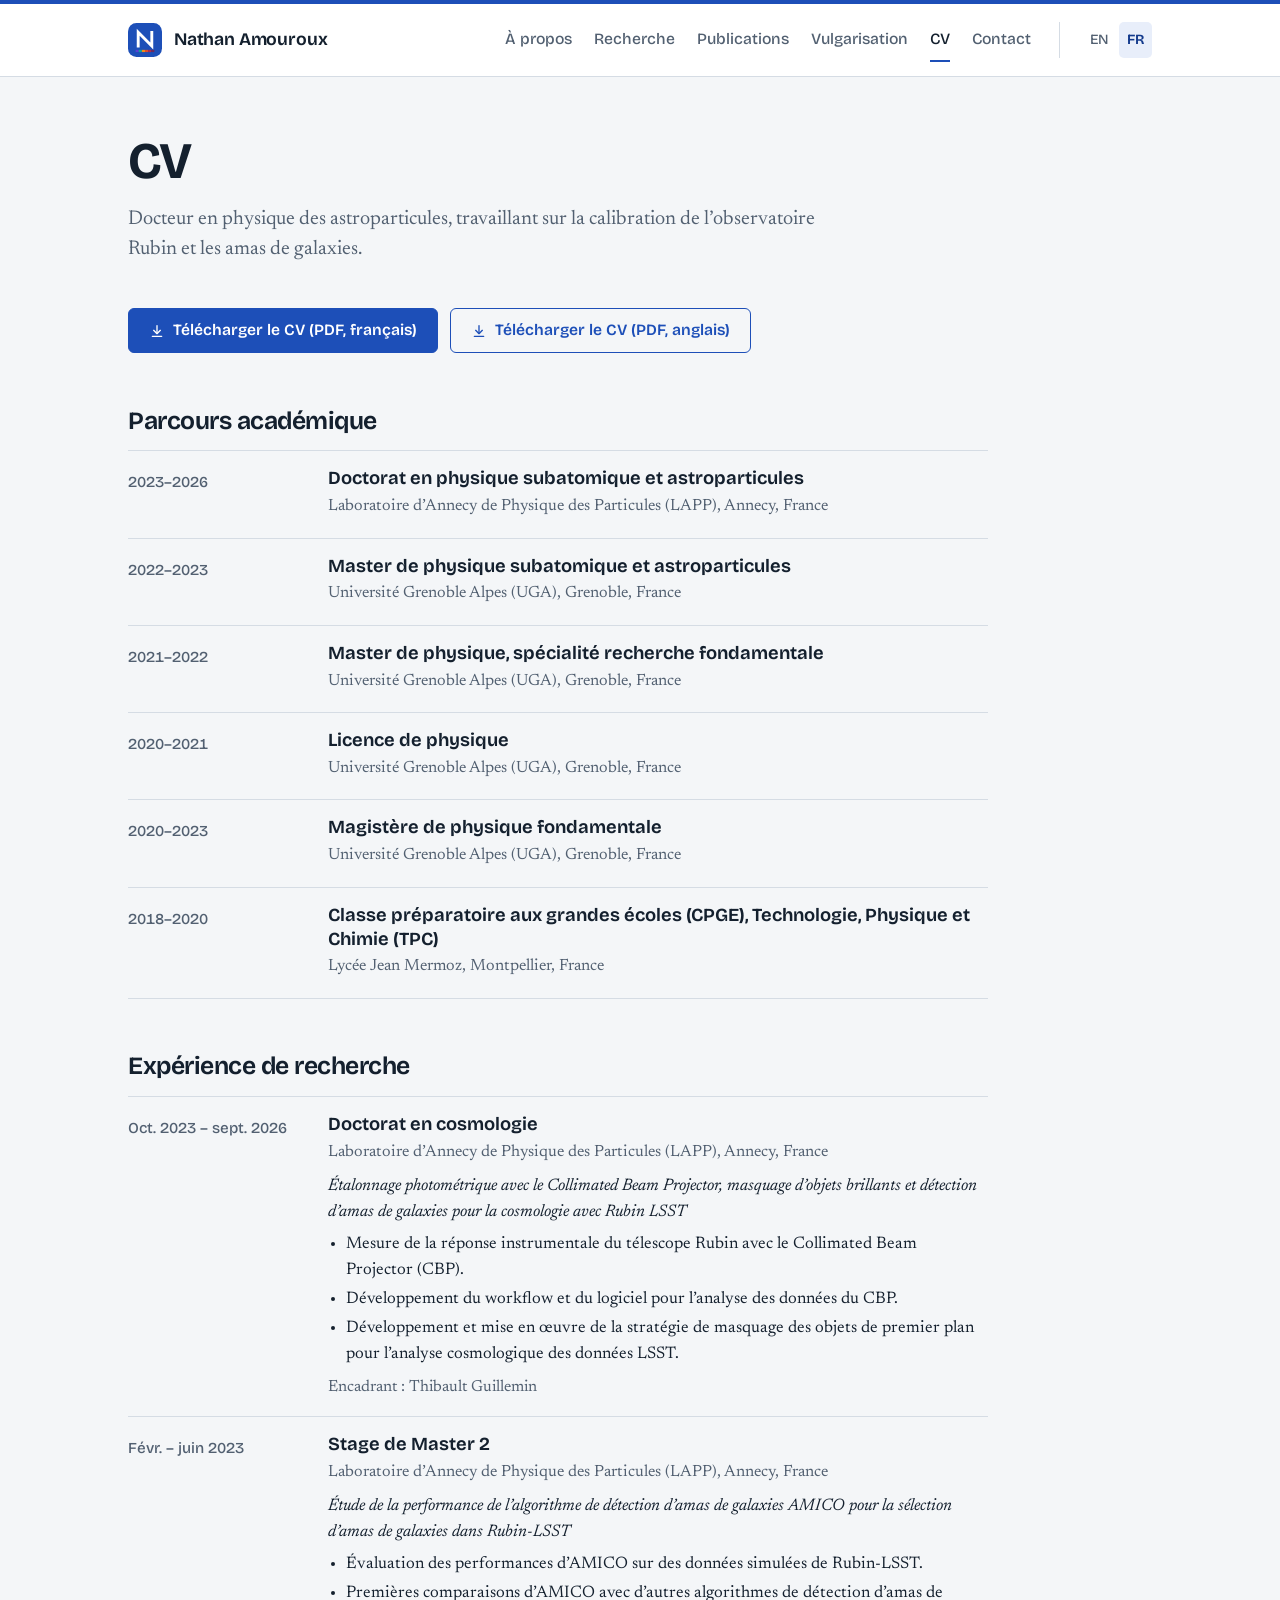
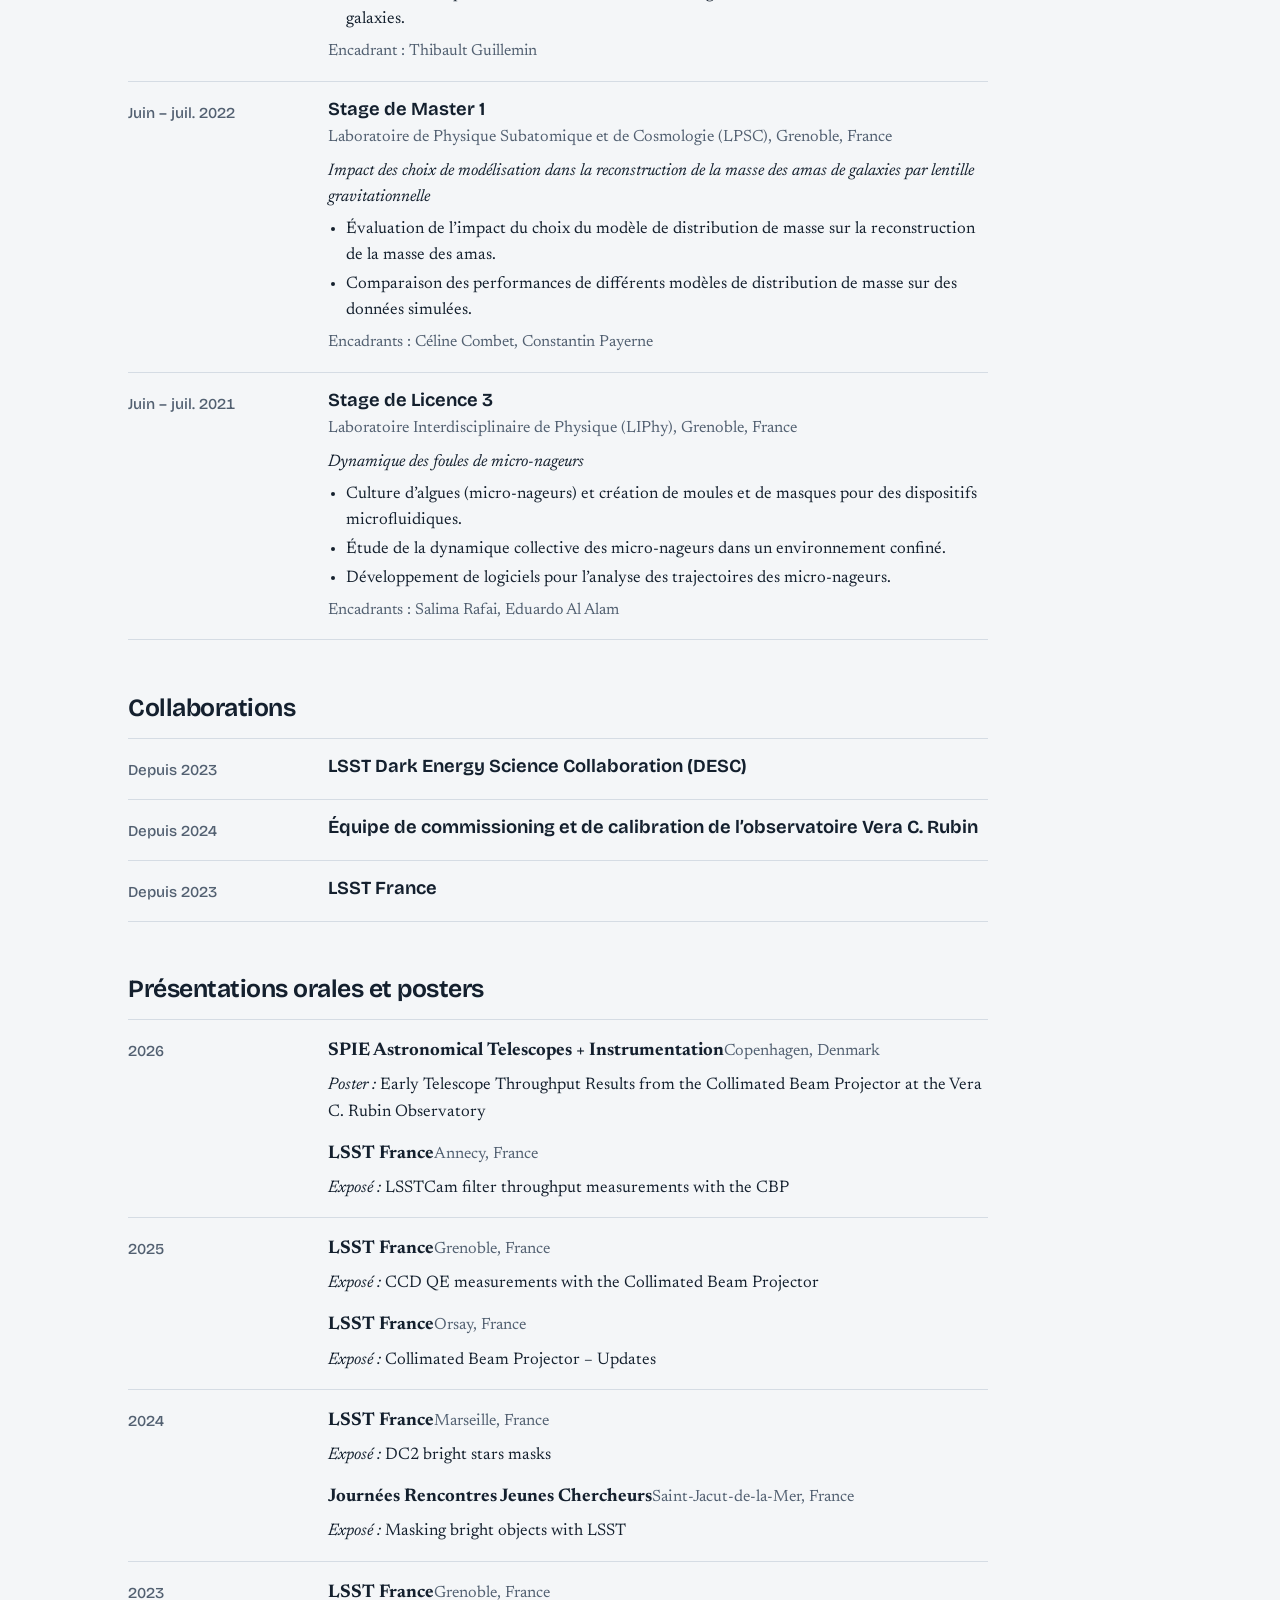
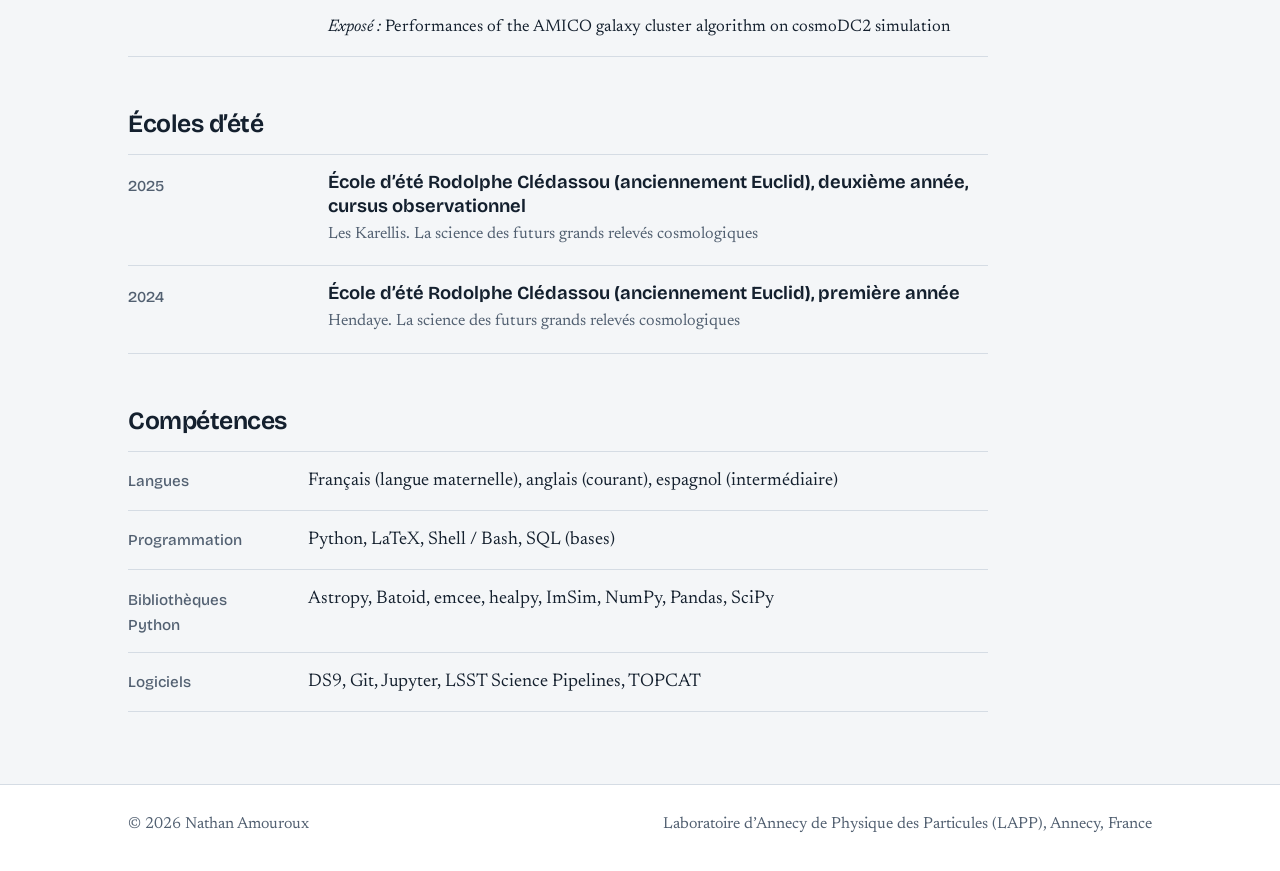
<file: fr/cv.html>
<!DOCTYPE html>
<html lang="fr">
<head>
<meta charset="UTF-8">
<meta name="viewport" content="width=device-width, initial-scale=1">
<title>CV — Nathan Amouroux</title>
<meta name="description" content="Curriculum vitae de Nathan Amouroux : formation, expérience de recherche, collaborations, présentations, écoles d’été et compétences. CV disponible en français et en anglais.">
<meta name="author" content="Nathan Amouroux">
<link rel="canonical" href="https://nathanamouroux.github.io/fr/cv.html">
<link rel="alternate" hreflang="en" href="https://nathanamouroux.github.io/cv.html">
<link rel="alternate" hreflang="fr" href="https://nathanamouroux.github.io/fr/cv.html">
<link rel="alternate" hreflang="x-default" href="https://nathanamouroux.github.io/cv.html">
<meta property="og:type" content="website">
<meta property="og:site_name" content="Nathan Amouroux">
<meta property="og:title" content="CV — Nathan Amouroux">
<meta property="og:description" content="Curriculum vitae de Nathan Amouroux : formation, expérience de recherche, collaborations, présentations, écoles d’été et compétences. CV disponible en français et en anglais.">
<meta property="og:url" content="https://nathanamouroux.github.io/fr/cv.html">
<meta property="og:locale" content="fr_FR">
<meta property="og:image" content="https://nathanamouroux.github.io/assets/photo.jpg">
<link rel="icon" type="image/svg+xml" href="../assets/favicon.svg">
<link rel="preconnect" href="https://fonts.googleapis.com">
<link rel="preconnect" href="https://fonts.gstatic.com" crossorigin>
<link href="https://fonts.googleapis.com/css2?family=Bricolage+Grotesque:opsz,wght@12..96,500..800&amp;family=Newsreader:ital,opsz,wght@0,6..72,400..600;1,6..72,400..500&amp;display=swap" rel="stylesheet">
<link rel="stylesheet" href="../assets/style.css">
</head>
<body>
<a class="skip-link" href="#main">Aller au contenu</a>
<div class="spectrum" aria-hidden="true"></div>
<header class="site-header">
  <div class="wrap bar">
    <a class="brand" href="index.html"><img src="../assets/favicon.svg" alt="" width="34" height="34">Nathan Amouroux</a>
    <nav class="site-nav" aria-label="Principale">
      <a href="a-propos.html">À propos</a><a href="recherche.html">Recherche</a><a href="publications.html">Publications</a><a href="vulgarisation.html">Vulgarisation</a><a href="cv.html" aria-current="page">CV</a><a href="contact.html">Contact</a>
      <div class="lang" role="group" aria-label="Langue"><a href="../cv.html" hreflang="en" lang="en">EN</a><span aria-current="true">FR</span></div>
    </nav>
  </div>
</header>
<main id="main">
<div class="wrap page-head"><h1>CV</h1><p class="page-lede">Docteur en physique des astroparticules, travaillant sur la calibration de l’observatoire Rubin et les amas de galaxies.</p></div>

<div class="wrap prose">
  <div class="downloads"><a class="btn" href="../assets/CV-fr.pdf"><svg viewBox="0 0 24 24" fill="none" stroke="currentColor" stroke-width="2" stroke-linecap="round" stroke-linejoin="round" aria-hidden="true"><path d="M12 4v11"/><path d="M7 11l5 5 5-5"/><path d="M5 20h14"/></svg>Télécharger le CV (PDF, français)</a><a class="btn ghost" href="../assets/CV.pdf"><svg viewBox="0 0 24 24" fill="none" stroke="currentColor" stroke-width="2" stroke-linecap="round" stroke-linejoin="round" aria-hidden="true"><path d="M12 4v11"/><path d="M7 11l5 5 5-5"/><path d="M5 20h14"/></svg>Télécharger le CV (PDF, anglais)</a></div>

  <h2 class="block-title">Parcours académique</h2>
  <div class="tl"><div class="tl-row"><div class="when">2023–2026</div><div class="what"><strong>Doctorat en physique subatomique et astroparticules</strong><span class="where">Laboratoire d’Annecy de Physique des Particules (LAPP), Annecy, France</span></div></div><div class="tl-row"><div class="when">2022–2023</div><div class="what"><strong>Master de physique subatomique et astroparticules</strong><span class="where">Université Grenoble Alpes (UGA), Grenoble, France</span></div></div><div class="tl-row"><div class="when">2021–2022</div><div class="what"><strong>Master de physique, spécialité recherche fondamentale</strong><span class="where">Université Grenoble Alpes (UGA), Grenoble, France</span></div></div><div class="tl-row"><div class="when">2020–2021</div><div class="what"><strong>Licence de physique</strong><span class="where">Université Grenoble Alpes (UGA), Grenoble, France</span></div></div><div class="tl-row"><div class="when">2020–2023</div><div class="what"><strong>Magistère de physique fondamentale</strong><span class="where">Université Grenoble Alpes (UGA), Grenoble, France</span></div></div><div class="tl-row"><div class="when">2018–2020</div><div class="what"><strong>Classe préparatoire aux grandes écoles (CPGE), Technologie, Physique et Chimie (TPC)</strong><span class="where">Lycée Jean Mermoz, Montpellier, France</span></div></div></div>

  <h2 class="block-title">Expérience de recherche</h2>
  <div class="tl"><div class="tl-row"><div class="when">Oct. 2023 – sept. 2026</div><div class="what"><strong>Doctorat en cosmologie</strong><span class="where">Laboratoire d’Annecy de Physique des Particules (LAPP), Annecy, France</span><p><em>Étalonnage photométrique avec le Collimated Beam Projector, masquage d’objets brillants et détection d’amas de galaxies pour la cosmologie avec Rubin LSST</em></p><ul><li>Mesure de la réponse instrumentale du télescope Rubin avec le Collimated Beam Projector (CBP).</li><li>Développement du workflow et du logiciel pour l’analyse des données du CBP.</li><li>Développement et mise en œuvre de la stratégie de masquage des objets de premier plan pour l’analyse cosmologique des données LSST.</li></ul><div class="who">Encadrant : Thibault Guillemin</div></div></div><div class="tl-row"><div class="when">Févr. – juin 2023</div><div class="what"><strong>Stage de Master 2</strong><span class="where">Laboratoire d’Annecy de Physique des Particules (LAPP), Annecy, France</span><p><em>Étude de la performance de l’algorithme de détection d’amas de galaxies AMICO pour la sélection d’amas de galaxies dans Rubin-LSST</em></p><ul><li>Évaluation des performances d’AMICO sur des données simulées de Rubin-LSST.</li><li>Premières comparaisons d’AMICO avec d’autres algorithmes de détection d’amas de galaxies.</li></ul><div class="who">Encadrant : Thibault Guillemin</div></div></div><div class="tl-row"><div class="when">Juin – juil. 2022</div><div class="what"><strong>Stage de Master 1</strong><span class="where">Laboratoire de Physique Subatomique et de Cosmologie (LPSC), Grenoble, France</span><p><em>Impact des choix de modélisation dans la reconstruction de la masse des amas de galaxies par lentille gravitationnelle</em></p><ul><li>Évaluation de l’impact du choix du modèle de distribution de masse sur la reconstruction de la masse des amas.</li><li>Comparaison des performances de différents modèles de distribution de masse sur des données simulées.</li></ul><div class="who">Encadrants : Céline Combet, Constantin Payerne</div></div></div><div class="tl-row"><div class="when">Juin – juil. 2021</div><div class="what"><strong>Stage de Licence 3</strong><span class="where">Laboratoire Interdisciplinaire de Physique (LIPhy), Grenoble, France</span><p><em>Dynamique des foules de micro-nageurs</em></p><ul><li>Culture d’algues (micro-nageurs) et création de moules et de masques pour des dispositifs microfluidiques.</li><li>Étude de la dynamique collective des micro-nageurs dans un environnement confiné.</li><li>Développement de logiciels pour l’analyse des trajectoires des micro-nageurs.</li></ul><div class="who">Encadrants : Salima Rafai, Eduardo Al Alam</div></div></div></div>

  <h2 class="block-title">Collaborations</h2>
  <div class="tl"><div class="tl-row"><div class="when">Depuis 2023</div><div class="what"><strong>LSST Dark Energy Science Collaboration (DESC)</strong></div></div><div class="tl-row"><div class="when">Depuis 2024</div><div class="what"><strong>Équipe de commissioning et de calibration de l’observatoire Vera C. Rubin</strong></div></div><div class="tl-row"><div class="when">Depuis 2023</div><div class="what"><strong>LSST France</strong></div></div></div>

  <h2 class="block-title">Présentations orales et posters</h2>
  <div class="tl"><div class="tl-row"><div class="when">2026</div><div class="what"><div class="item"><strong>SPIE Astronomical Telescopes + Instrumentation</strong><span class="where">Copenhagen, Denmark</span><p><em>Poster :</em> Early Telescope Throughput Results from the Collimated Beam Projector at the Vera C. Rubin Observatory</p></div><div class="item"><strong>LSST France</strong><span class="where">Annecy, France</span><p><em>Exposé :</em> LSSTCam filter throughput measurements with the CBP</p></div></div></div><div class="tl-row"><div class="when">2025</div><div class="what"><div class="item"><strong>LSST France</strong><span class="where">Grenoble, France</span><p><em>Exposé :</em> CCD QE measurements with the Collimated Beam Projector</p></div><div class="item"><strong>LSST France</strong><span class="where">Orsay, France</span><p><em>Exposé :</em> Collimated Beam Projector – Updates</p></div></div></div><div class="tl-row"><div class="when">2024</div><div class="what"><div class="item"><strong>LSST France</strong><span class="where">Marseille, France</span><p><em>Exposé :</em> DC2 bright stars masks</p></div><div class="item"><strong>Journées Rencontres Jeunes Chercheurs</strong><span class="where">Saint-Jacut-de-la-Mer, France</span><p><em>Exposé :</em> Masking bright objects with LSST</p></div></div></div><div class="tl-row"><div class="when">2023</div><div class="what"><div class="item"><strong>LSST France</strong><span class="where">Grenoble, France</span><p><em>Exposé :</em> Performances of the AMICO galaxy cluster algorithm on cosmoDC2 simulation</p></div></div></div></div>

  <h2 class="block-title">Écoles d’été</h2>
  <div class="tl"><div class="tl-row"><div class="when">2025</div><div class="what"><strong>École d’été Rodolphe Clédassou (anciennement Euclid), deuxième année, cursus observationnel</strong><span class="where">Les Karellis. La science des futurs grands relevés cosmologiques</span></div></div><div class="tl-row"><div class="when">2024</div><div class="what"><strong>École d’été Rodolphe Clédassou (anciennement Euclid), première année</strong><span class="where">Hendaye. La science des futurs grands relevés cosmologiques</span></div></div></div>

  <!-- Teaching section: add it here when ready (same .tl / .tl-row structure as the blocks above). -->

  <h2 class="block-title">Compétences</h2>
  <dl class="facts"><div class="fact"><dt>Langues</dt><dd>Français (langue maternelle), anglais (courant), espagnol (intermédiaire)</dd></div><div class="fact"><dt>Programmation</dt><dd>Python, LaTeX, Shell / Bash, SQL (bases)</dd></div><div class="fact"><dt>Bibliothèques Python</dt><dd>Astropy, Batoid, emcee, healpy, ImSim, NumPy, Pandas, SciPy</dd></div><div class="fact"><dt>Logiciels</dt><dd>DS9, Git, Jupyter, LSST Science Pipelines, TOPCAT</dd></div></dl>
</div>

</main>
<footer class="site-footer">
  <div class="wrap">
    <p>&copy; <span class="year">2026</span> Nathan Amouroux</p>
    <p>Laboratoire d’Annecy de Physique des Particules (LAPP), Annecy, France</p>
  </div>
</footer>
<script>
  document.querySelectorAll('.year').forEach(function (el) { el.textContent = new Date().getFullYear(); });
</script>
</body>
</html>
</file>
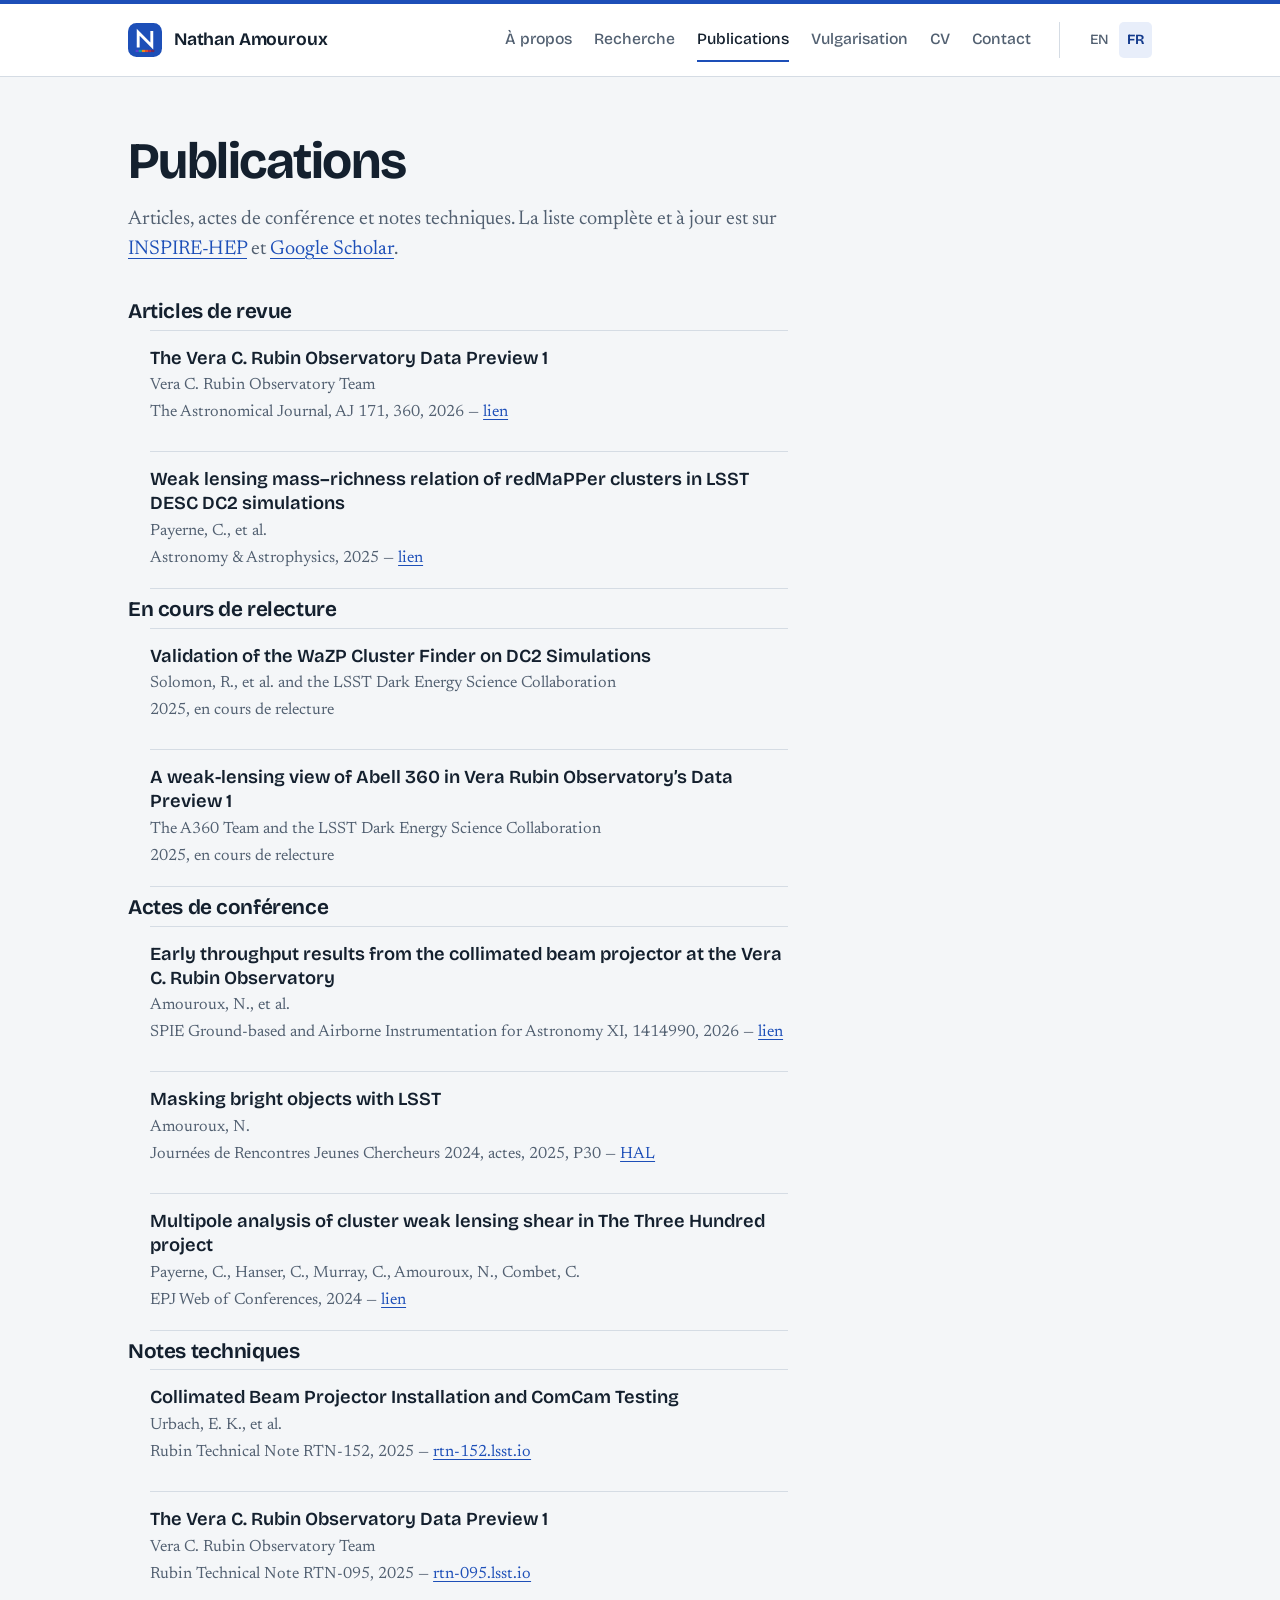
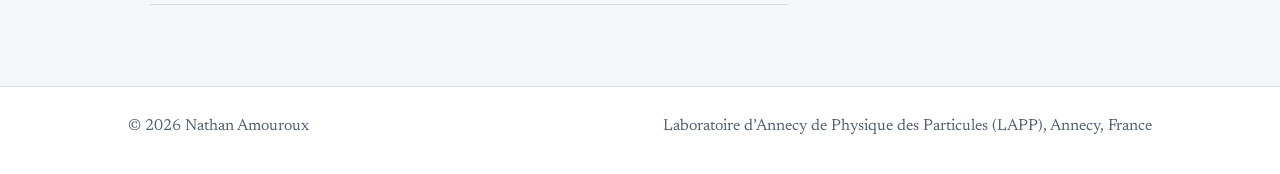
<file: fr/publications.html>
<!DOCTYPE html>
<html lang="fr">
<head>
<meta charset="UTF-8">
<meta name="viewport" content="width=device-width, initial-scale=1">
<title>Publications — Nathan Amouroux</title>
<meta name="description" content="Publications de Nathan Amouroux : calibration de l’observatoire Rubin, articles LSST DESC sur les amas de galaxies, actes et notes techniques.">
<meta name="author" content="Nathan Amouroux">
<link rel="canonical" href="https://nathanamouroux.github.io/fr/publications.html">
<link rel="alternate" hreflang="en" href="https://nathanamouroux.github.io/publications.html">
<link rel="alternate" hreflang="fr" href="https://nathanamouroux.github.io/fr/publications.html">
<link rel="alternate" hreflang="x-default" href="https://nathanamouroux.github.io/publications.html">
<meta property="og:type" content="website">
<meta property="og:site_name" content="Nathan Amouroux">
<meta property="og:title" content="Publications — Nathan Amouroux">
<meta property="og:description" content="Publications de Nathan Amouroux : calibration de l’observatoire Rubin, articles LSST DESC sur les amas de galaxies, actes et notes techniques.">
<meta property="og:url" content="https://nathanamouroux.github.io/fr/publications.html">
<meta property="og:locale" content="fr_FR">
<meta property="og:image" content="https://nathanamouroux.github.io/assets/photo.jpg">
<link rel="icon" type="image/svg+xml" href="../assets/favicon.svg">
<link rel="preconnect" href="https://fonts.googleapis.com">
<link rel="preconnect" href="https://fonts.gstatic.com" crossorigin>
<link href="https://fonts.googleapis.com/css2?family=Bricolage+Grotesque:opsz,wght@12..96,500..800&amp;family=Newsreader:ital,opsz,wght@0,6..72,400..600;1,6..72,400..500&amp;display=swap" rel="stylesheet">
<link rel="stylesheet" href="../assets/style.css">
</head>
<body>
<a class="skip-link" href="#main">Aller au contenu</a>
<div class="spectrum" aria-hidden="true"></div>
<header class="site-header">
  <div class="wrap bar">
    <a class="brand" href="index.html"><img src="../assets/favicon.svg" alt="" width="34" height="34">Nathan Amouroux</a>
    <nav class="site-nav" aria-label="Principale">
      <a href="a-propos.html">À propos</a><a href="recherche.html">Recherche</a><a href="publications.html" aria-current="page">Publications</a><a href="vulgarisation.html">Vulgarisation</a><a href="cv.html">CV</a><a href="contact.html">Contact</a>
      <div class="lang" role="group" aria-label="Langue"><a href="../publications.html" hreflang="en" lang="en">EN</a><span aria-current="true">FR</span></div>
    </nav>
  </div>
</header>
<main id="main">
<div class="wrap page-head"><h1>Publications</h1><p class="page-lede">Articles, actes de conférence et notes techniques. La liste complète et à jour est sur <a href="https://inspirehep.net/authors?q=Amouroux" target="_blank" rel="noopener">INSPIRE-HEP</a> et <a href="https://scholar.google.com/citations?hl=fr&amp;user=L7lKQxsAAAAJ" target="_blank" rel="noopener">Google Scholar</a>.</p></div>

<div class="wrap prose">
  <div class="pub-group"><h2>Articles de revue</h2><ul class="pubs"><li><span class="pub-title">The Vera C. Rubin Observatory Data Preview 1</span><span class="pub-authors">Vera C. Rubin Observatory Team</span><span class="pub-venue">The Astronomical Journal, AJ 171, 360, 2026 — <a href="https://iopscience.iop.org/article/10.3847/1538-3881/ae521f/meta" target="_blank" rel="noopener">lien</a></span></li><li><span class="pub-title">Weak lensing mass–richness relation of redMaPPer clusters in LSST DESC DC2 simulations</span><span class="pub-authors">Payerne, C., et al.</span><span class="pub-venue">Astronomy &amp; Astrophysics, 2025 — <a href="https://www.aanda.org/articles/aa/abs/2025/08/aa54107-25/aa54107-25.html" target="_blank" rel="noopener">lien</a></span></li></ul></div>
  <div class="pub-group"><h2>En cours de relecture</h2><ul class="pubs"><li><span class="pub-title">Validation of the WaZP Cluster Finder on DC2 Simulations</span><span class="pub-authors">Solomon, R., et al. and the LSST Dark Energy Science Collaboration</span><span class="pub-venue">2025, en cours de relecture</span></li><li><span class="pub-title">A weak-lensing view of Abell 360 in Vera Rubin Observatory’s Data Preview 1</span><span class="pub-authors">The A360 Team and the LSST Dark Energy Science Collaboration</span><span class="pub-venue">2025, en cours de relecture</span></li></ul></div>
  <div class="pub-group"><h2>Actes de conférence</h2><ul class="pubs"><li><span class="pub-title">Early throughput results from the collimated beam projector at the Vera C. Rubin Observatory</span><span class="pub-authors">Amouroux, N., et al.</span><span class="pub-venue">SPIE Ground-based and Airborne Instrumentation for Astronomy XI, 1414990, 2026 — <a href="https://www.spiedigitallibrary.org/conference-proceedings-of-spie/14149/1414990/Early-throughput-results-from-the-collimated-beam-projector-at-the/10.1117/12.3103703.short" target="_blank" rel="noopener">lien</a></span></li><li><span class="pub-title">Masking bright objects with LSST</span><span class="pub-authors">Amouroux, N.</span><span class="pub-venue">Journées de Rencontres Jeunes Chercheurs 2024, actes, 2025, P30 — <a href="https://hal.science/hal-05110108v2" target="_blank" rel="noopener">HAL</a></span></li><li><span class="pub-title">Multipole analysis of cluster weak lensing shear in The Three Hundred project</span><span class="pub-authors">Payerne, C., Hanser, C., Murray, C., Amouroux, N., Combet, C.</span><span class="pub-venue">EPJ Web of Conferences, 2024 — <a href="https://www.epj-conferences.org/articles/epjconf/pdf/2024/03/epjconf_mmUniverse2023_00039.pdf" target="_blank" rel="noopener">lien</a></span></li></ul></div>
  <div class="pub-group"><h2>Notes techniques</h2><ul class="pubs"><li><span class="pub-title">Collimated Beam Projector Installation and ComCam Testing</span><span class="pub-authors">Urbach, E. K., et al.</span><span class="pub-venue">Rubin Technical Note RTN-152, 2025 — <a href="https://rtn-152.lsst.io/" target="_blank" rel="noopener">rtn-152.lsst.io</a></span></li><li><span class="pub-title">The Vera C. Rubin Observatory Data Preview 1</span><span class="pub-authors">Vera C. Rubin Observatory Team</span><span class="pub-venue">Rubin Technical Note RTN-095, 2025 — <a href="https://rtn-095.lsst.io/" target="_blank" rel="noopener">rtn-095.lsst.io</a></span></li></ul></div>
</div>

</main>
<footer class="site-footer">
  <div class="wrap">
    <p>&copy; <span class="year">2026</span> Nathan Amouroux</p>
    <p>Laboratoire d’Annecy de Physique des Particules (LAPP), Annecy, France</p>
  </div>
</footer>
<script>
  document.querySelectorAll('.year').forEach(function (el) { el.textContent = new Date().getFullYear(); });
</script>
</body>
</html>
</file>
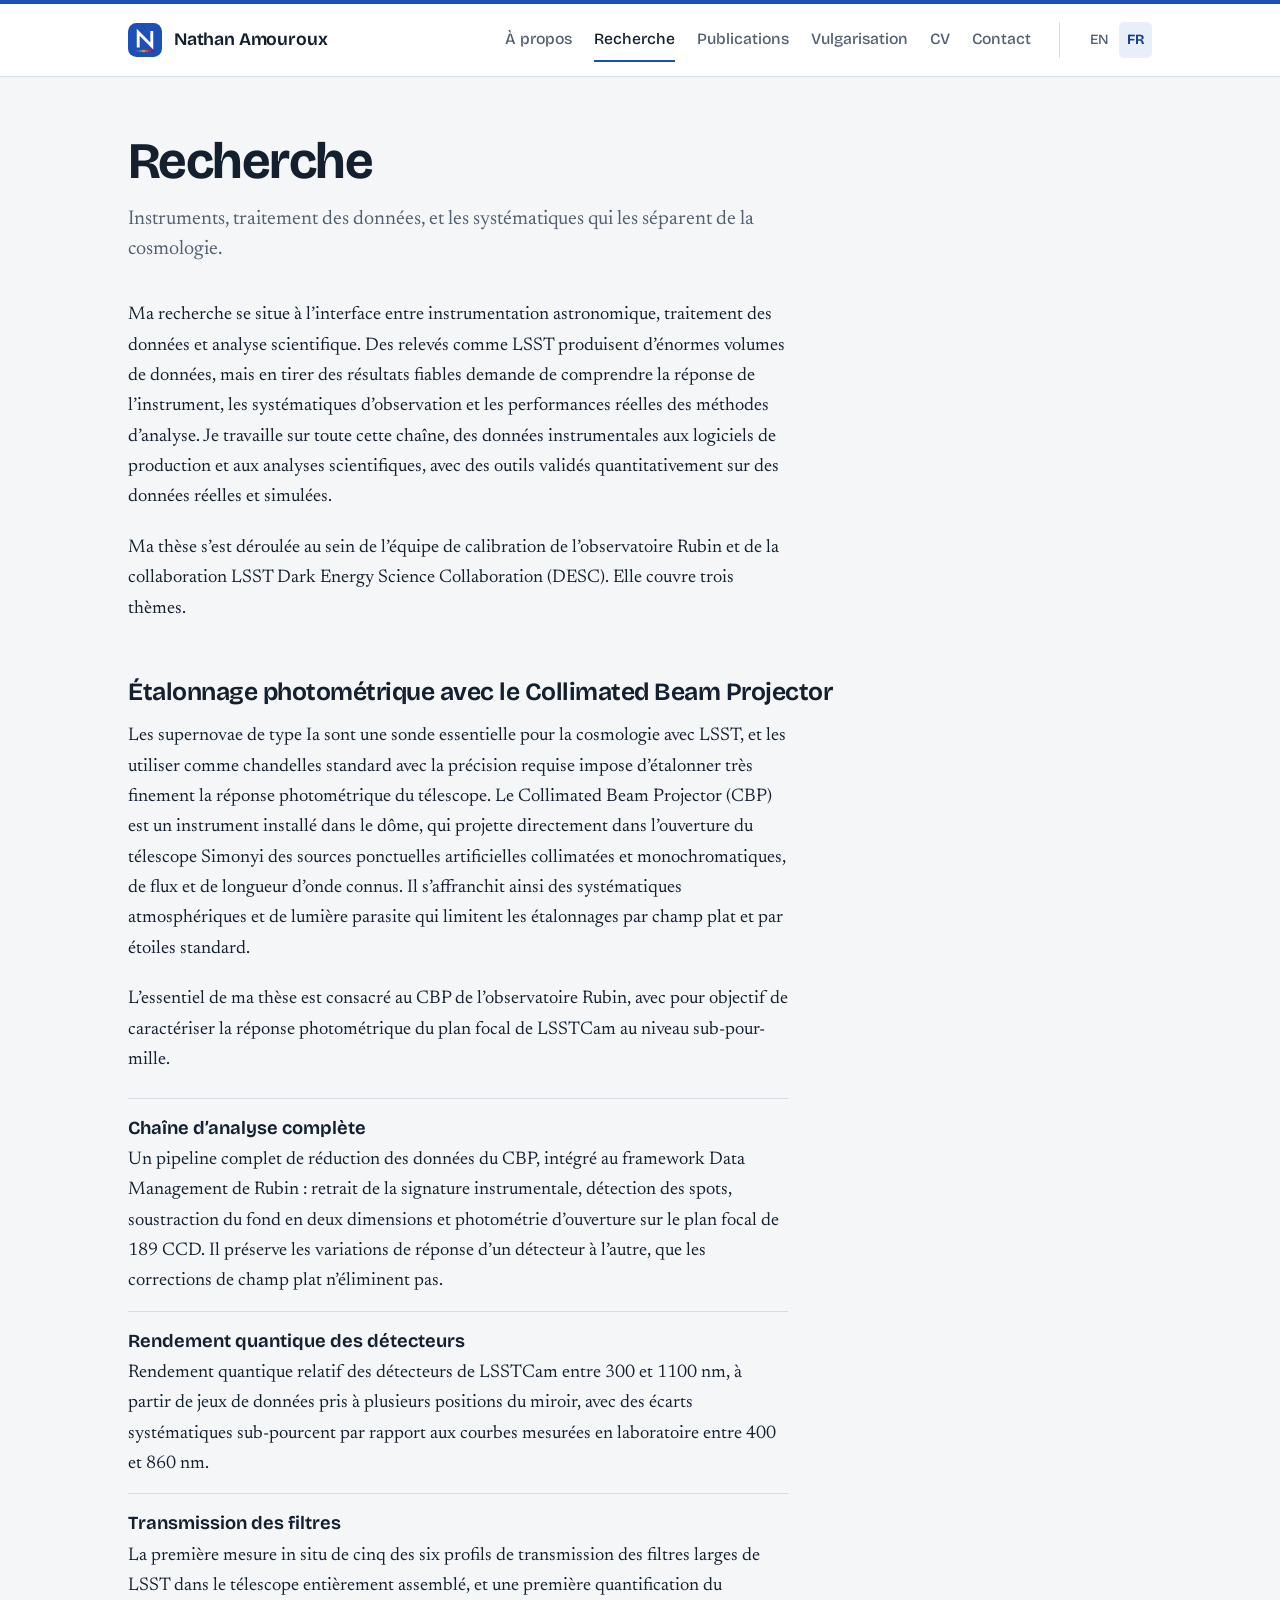
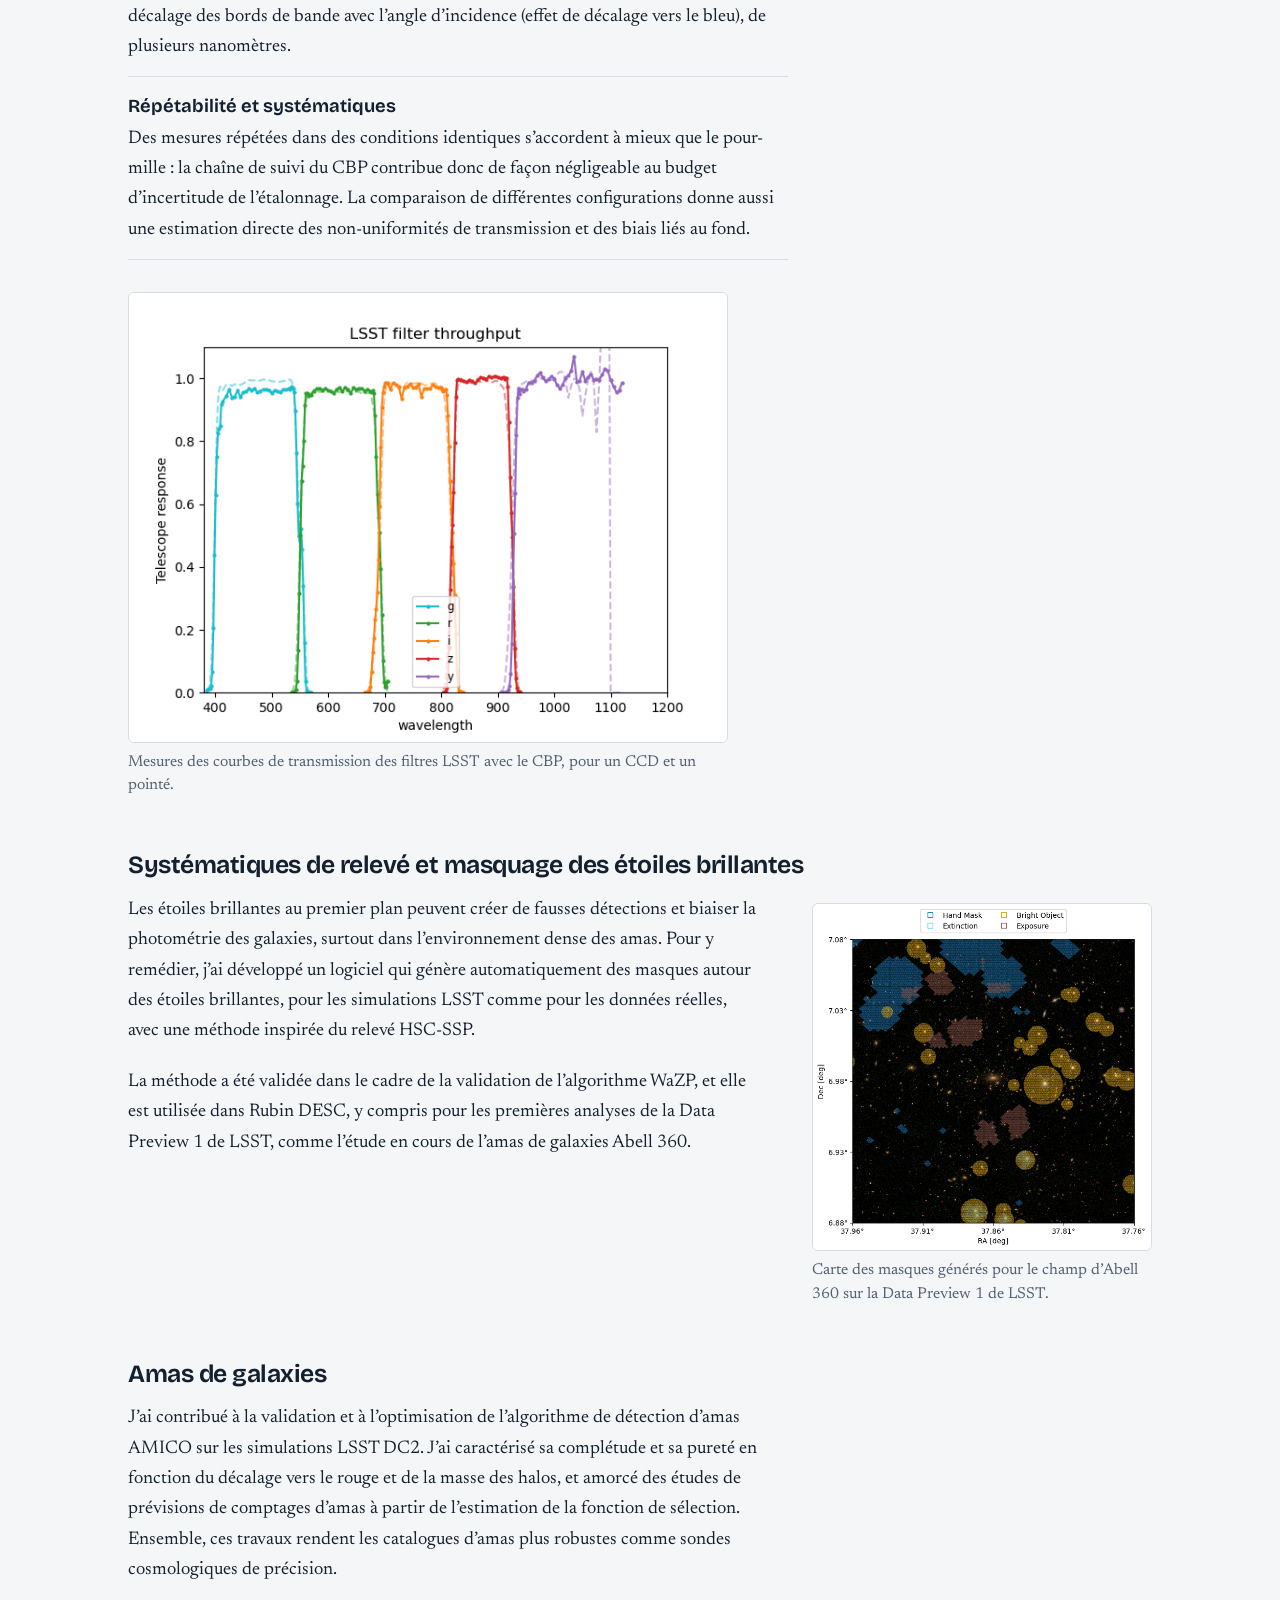
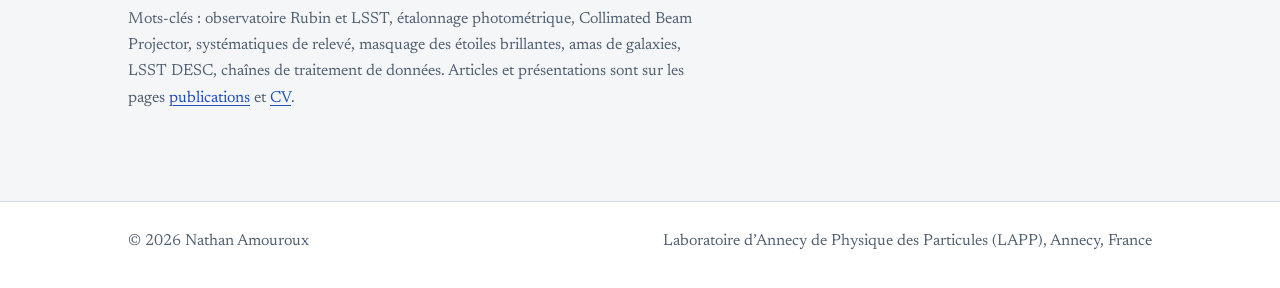
<file: fr/recherche.html>
<!DOCTYPE html>
<html lang="fr">
<head>
<meta charset="UTF-8">
<meta name="viewport" content="width=device-width, initial-scale=1">
<title>Recherche — Nathan Amouroux</title>
<meta name="description" content="Recherche de Nathan Amouroux : étalonnage photométrique de l’observatoire Rubin avec le Collimated Beam Projector, masquage des étoiles brillantes et détection d’amas de galaxies pour la cosmologie avec LSST.">
<meta name="author" content="Nathan Amouroux">
<link rel="canonical" href="https://nathanamouroux.github.io/fr/recherche.html">
<link rel="alternate" hreflang="en" href="https://nathanamouroux.github.io/research.html">
<link rel="alternate" hreflang="fr" href="https://nathanamouroux.github.io/fr/recherche.html">
<link rel="alternate" hreflang="x-default" href="https://nathanamouroux.github.io/research.html">
<meta property="og:type" content="website">
<meta property="og:site_name" content="Nathan Amouroux">
<meta property="og:title" content="Recherche — Nathan Amouroux">
<meta property="og:description" content="Recherche de Nathan Amouroux : étalonnage photométrique de l’observatoire Rubin avec le Collimated Beam Projector, masquage des étoiles brillantes et détection d’amas de galaxies pour la cosmologie avec LSST.">
<meta property="og:url" content="https://nathanamouroux.github.io/fr/recherche.html">
<meta property="og:locale" content="fr_FR">
<meta property="og:image" content="https://nathanamouroux.github.io/assets/fig-cbp-filters.png">
<link rel="icon" type="image/svg+xml" href="../assets/favicon.svg">
<link rel="preconnect" href="https://fonts.googleapis.com">
<link rel="preconnect" href="https://fonts.gstatic.com" crossorigin>
<link href="https://fonts.googleapis.com/css2?family=Bricolage+Grotesque:opsz,wght@12..96,500..800&amp;family=Newsreader:ital,opsz,wght@0,6..72,400..600;1,6..72,400..500&amp;display=swap" rel="stylesheet">
<link rel="stylesheet" href="../assets/style.css">
</head>
<body>
<a class="skip-link" href="#main">Aller au contenu</a>
<div class="spectrum" aria-hidden="true"></div>
<header class="site-header">
  <div class="wrap bar">
    <a class="brand" href="index.html"><img src="../assets/favicon.svg" alt="" width="34" height="34">Nathan Amouroux</a>
    <nav class="site-nav" aria-label="Principale">
      <a href="a-propos.html">À propos</a><a href="recherche.html" aria-current="page">Recherche</a><a href="publications.html">Publications</a><a href="vulgarisation.html">Vulgarisation</a><a href="cv.html">CV</a><a href="contact.html">Contact</a>
      <div class="lang" role="group" aria-label="Langue"><a href="../research.html" hreflang="en" lang="en">EN</a><span aria-current="true">FR</span></div>
    </nav>
  </div>
</header>
<main id="main">
<div class="wrap page-head"><h1>Recherche</h1><p class="page-lede">Instruments, traitement des données, et les systématiques qui les séparent de la cosmologie.</p></div>

<div class="wrap prose">
  <p>Ma recherche se situe à l’interface entre instrumentation astronomique, traitement des données et analyse scientifique. Des relevés comme LSST produisent d’énormes volumes de données, mais en tirer des résultats fiables demande de comprendre la réponse de l’instrument, les systématiques d’observation et les performances réelles des méthodes d’analyse. Je travaille sur toute cette chaîne, des données instrumentales aux logiciels de production et aux analyses scientifiques, avec des outils validés quantitativement sur des données réelles et simulées.</p>
  <p>Ma thèse s’est déroulée au sein de l’équipe de calibration de l’observatoire Rubin et de la collaboration LSST Dark Energy Science Collaboration (DESC). Elle couvre trois thèmes.</p>

  <h2 id="cbp">Étalonnage photométrique avec le Collimated Beam Projector</h2>
  <p>Les supernovae de type Ia sont une sonde essentielle pour la cosmologie avec LSST, et les utiliser comme chandelles standard avec la précision requise impose d’étalonner très finement la réponse photométrique du télescope. Le Collimated Beam Projector (CBP) est un instrument installé dans le dôme, qui projette directement dans l’ouverture du télescope Simonyi des sources ponctuelles artificielles collimatées et monochromatiques, de flux et de longueur d’onde connus. Il s’affranchit ainsi des systématiques atmosphériques et de lumière parasite qui limitent les étalonnages par champ plat et par étoiles standard.</p>
  <p>L’essentiel de ma thèse est consacré au CBP de l’observatoire Rubin, avec pour objectif de caractériser la réponse photométrique du plan focal de LSSTCam au niveau sub-pour-mille.</p>

  <ul class="contrib">
    <li><strong>Chaîne d’analyse complète</strong>Un pipeline complet de réduction des données du CBP, intégré au framework Data Management de Rubin : retrait de la signature instrumentale, détection des spots, soustraction du fond en deux dimensions et photométrie d’ouverture sur le plan focal de 189 CCD. Il préserve les variations de réponse d’un détecteur à l’autre, que les corrections de champ plat n’éliminent pas.</li>
    <li><strong>Rendement quantique des détecteurs</strong>Rendement quantique relatif des détecteurs de LSSTCam entre 300 et 1100 nm, à partir de jeux de données pris à plusieurs positions du miroir, avec des écarts systématiques sub-pourcent par rapport aux courbes mesurées en laboratoire entre 400 et 860 nm.</li>
    <li><strong>Transmission des filtres</strong>La première mesure in situ de cinq des six profils de transmission des filtres larges de LSST dans le télescope entièrement assemblé, et une première quantification du décalage des bords de bande avec l’angle d’incidence (effet de décalage vers le bleu), de plusieurs nanomètres.</li>
    <li><strong>Répétabilité et systématiques</strong>Des mesures répétées dans des conditions identiques s’accordent à mieux que le pour-mille : la chaîne de suivi du CBP contribue donc de façon négligeable au budget d’incertitude de l’étalonnage. La comparaison de différentes configurations donne aussi une estimation directe des non-uniformités de transmission et des biais liés au fond.</li>
  </ul>

  <figure class="plate">
    <img src="../assets/fig-cbp-filters.png" width="640" height="480" loading="lazy" alt="Réponse du télescope en fonction de la longueur d’onde pour les filtres g, r, i, z et y : chaque filtre a un plateau proche de 1 et des bords abrupts.">
    <figcaption>Mesures des courbes de transmission des filtres LSST avec le CBP, pour un CCD et un pointé.</figcaption>
  </figure>

  <h2 id="masks">Systématiques de relevé et masquage des étoiles brillantes</h2>
  <div class="split">
    <div>
      <p>Les étoiles brillantes au premier plan peuvent créer de fausses détections et biaiser la photométrie des galaxies, surtout dans l’environnement dense des amas. Pour y remédier, j’ai développé un logiciel qui génère automatiquement des masques autour des étoiles brillantes, pour les simulations LSST comme pour les données réelles, avec une méthode inspirée du relevé HSC-SSP.</p>
      <p>La méthode a été validée dans le cadre de la validation de l’algorithme WaZP, et elle est utilisée dans Rubin DESC, y compris pour les premières analyses de la Data Preview 1 de LSST, comme l’étude en cours de l’amas de galaxies Abell 360.</p>
    </div>
    <figure class="plate">
      <img src="../assets/fig-masks-a360.png" width="788" height="876" loading="lazy" alt="Carte du champ d’Abell 360 avec les masques d’objets brillants, les masques manuels, l’extinction et les bords d’exposition en différentes couleurs.">
      <figcaption>Carte des masques générés pour le champ d’Abell 360 sur la Data Preview 1 de LSST.</figcaption>
    </figure>
  </div>

  <h2 id="clusters">Amas de galaxies</h2>
  <p>J’ai contribué à la validation et à l’optimisation de l’algorithme de détection d’amas AMICO sur les simulations LSST DC2. J’ai caractérisé sa complétude et sa pureté en fonction du décalage vers le rouge et de la masse des halos, et amorcé des études de prévisions de comptages d’amas à partir de l’estimation de la fonction de sélection. Ensemble, ces travaux rendent les catalogues d’amas plus robustes comme sondes cosmologiques de précision.</p>

  <p class="topics">Mots-clés : observatoire Rubin et LSST, étalonnage photométrique, Collimated Beam Projector, systématiques de relevé, masquage des étoiles brillantes, amas de galaxies, LSST DESC, chaînes de traitement de données. Articles et présentations sont sur les pages <a href="publications.html">publications</a> et <a href="cv.html">CV</a>.</p>
</div>

</main>
<footer class="site-footer">
  <div class="wrap">
    <p>&copy; <span class="year">2026</span> Nathan Amouroux</p>
    <p>Laboratoire d’Annecy de Physique des Particules (LAPP), Annecy, France</p>
  </div>
</footer>
<script>
  document.querySelectorAll('.year').forEach(function (el) { el.textContent = new Date().getFullYear(); });
</script>
</body>
</html>
</file>
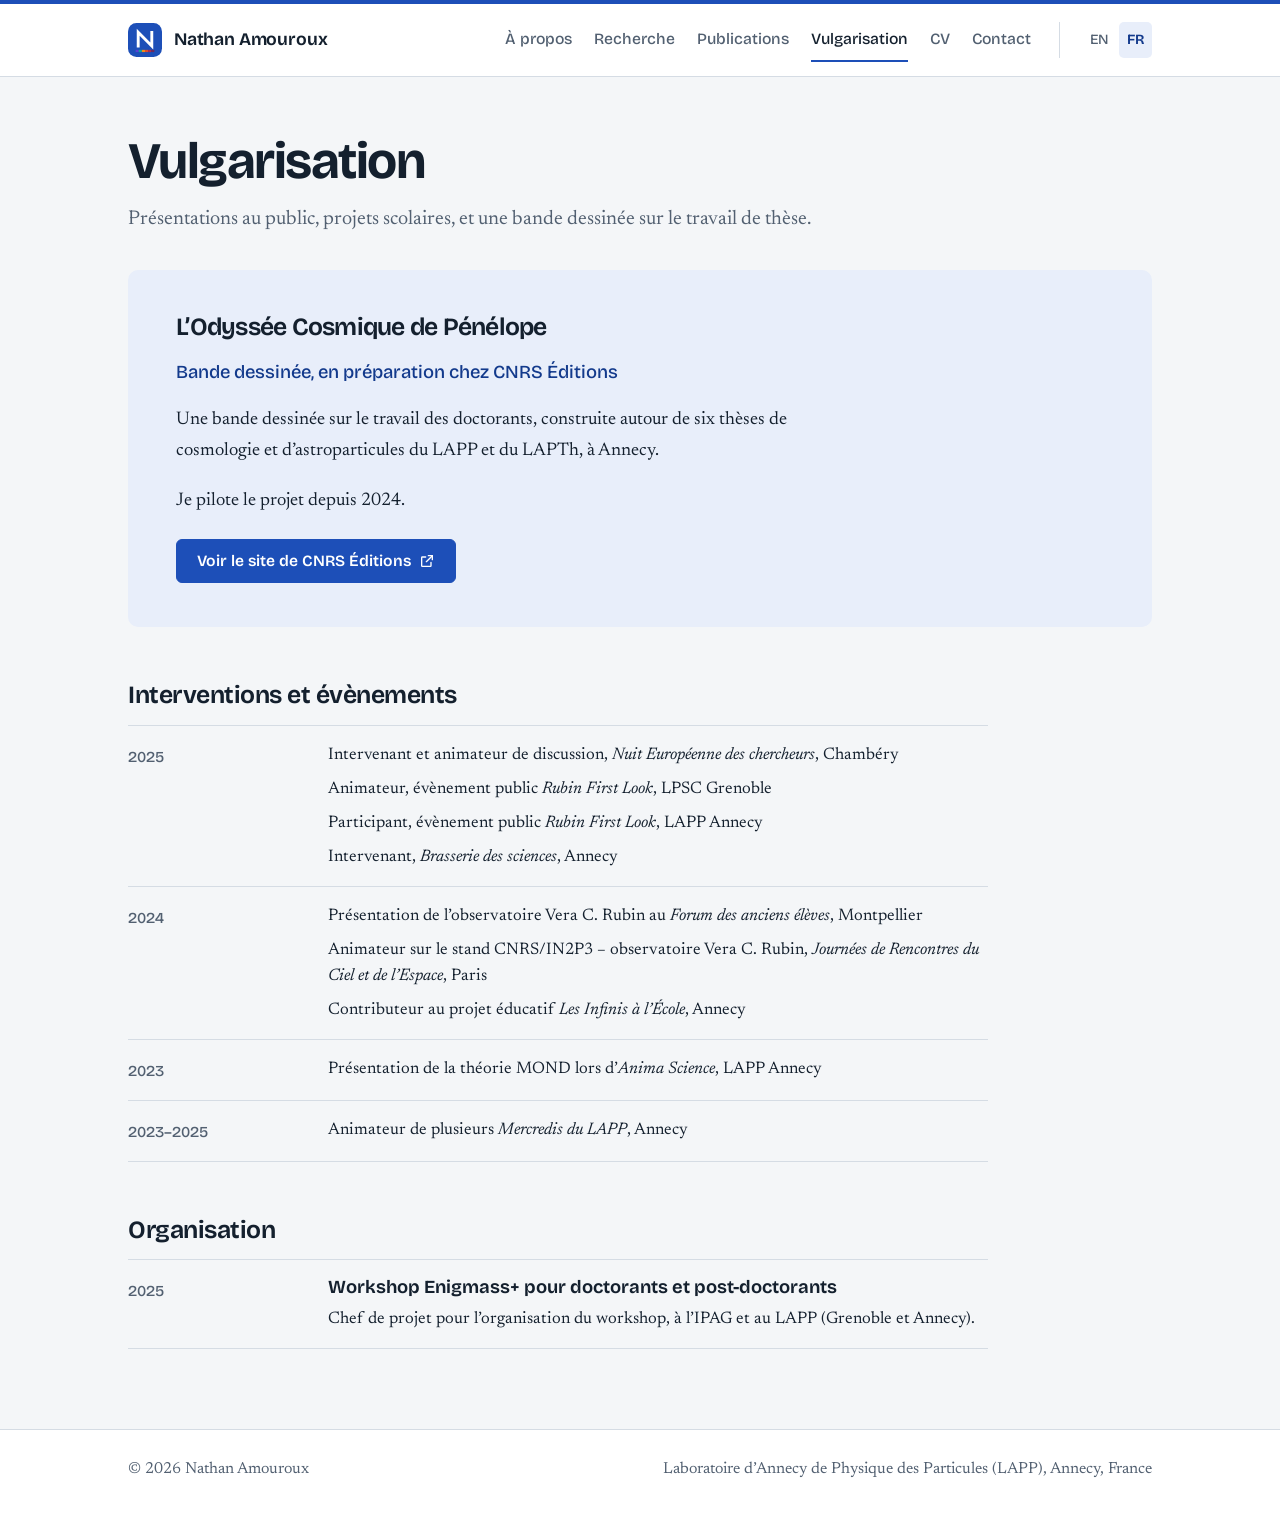
<file: fr/vulgarisation.html>
<!DOCTYPE html>
<html lang="fr">
<head>
<meta charset="UTF-8">
<meta name="viewport" content="width=device-width, initial-scale=1">
<title>Vulgarisation — Nathan Amouroux</title>
<meta name="description" content="Vulgarisation par Nathan Amouroux : la bande dessinée L’Odyssée Cosmique de Pénélope, interventions publiques, projets scolaires et organisation de workshop.">
<meta name="author" content="Nathan Amouroux">
<link rel="canonical" href="https://nathanamouroux.github.io/fr/vulgarisation.html">
<link rel="alternate" hreflang="en" href="https://nathanamouroux.github.io/outreach.html">
<link rel="alternate" hreflang="fr" href="https://nathanamouroux.github.io/fr/vulgarisation.html">
<link rel="alternate" hreflang="x-default" href="https://nathanamouroux.github.io/outreach.html">
<meta property="og:type" content="website">
<meta property="og:site_name" content="Nathan Amouroux">
<meta property="og:title" content="Vulgarisation — Nathan Amouroux">
<meta property="og:description" content="Vulgarisation par Nathan Amouroux : la bande dessinée L’Odyssée Cosmique de Pénélope, interventions publiques, projets scolaires et organisation de workshop.">
<meta property="og:url" content="https://nathanamouroux.github.io/fr/vulgarisation.html">
<meta property="og:locale" content="fr_FR">
<meta property="og:image" content="https://nathanamouroux.github.io/assets/photo.jpg">
<link rel="icon" type="image/svg+xml" href="../assets/favicon.svg">
<link rel="preconnect" href="https://fonts.googleapis.com">
<link rel="preconnect" href="https://fonts.gstatic.com" crossorigin>
<link href="https://fonts.googleapis.com/css2?family=Bricolage+Grotesque:opsz,wght@12..96,500..800&amp;family=Newsreader:ital,opsz,wght@0,6..72,400..600;1,6..72,400..500&amp;display=swap" rel="stylesheet">
<link rel="stylesheet" href="../assets/style.css">
</head>
<body>
<a class="skip-link" href="#main">Aller au contenu</a>
<div class="spectrum" aria-hidden="true"></div>
<header class="site-header">
  <div class="wrap bar">
    <a class="brand" href="index.html"><img src="../assets/favicon.svg" alt="" width="34" height="34">Nathan Amouroux</a>
    <nav class="site-nav" aria-label="Principale">
      <a href="a-propos.html">À propos</a><a href="recherche.html">Recherche</a><a href="publications.html">Publications</a><a href="vulgarisation.html" aria-current="page">Vulgarisation</a><a href="cv.html">CV</a><a href="contact.html">Contact</a>
      <div class="lang" role="group" aria-label="Langue"><a href="../outreach.html" hreflang="en" lang="en">EN</a><span aria-current="true">FR</span></div>
    </nav>
  </div>
</header>
<main id="main">
<div class="wrap page-head"><h1>Vulgarisation</h1><p class="page-lede">Présentations au public, projets scolaires, et une bande dessinée sur le travail de thèse.</p></div>

<div class="wrap prose">
  <section id="penelope" class="feature" style="max-width:none">
    <h2>L’Odyssée Cosmique de Pénélope</h2>
    <p class="status">Bande dessinée, en préparation chez CNRS Éditions</p>
    <p>Une bande dessinée sur le travail des doctorants, construite autour de six thèses de cosmologie et d’astroparticules du LAPP et du LAPTh, à Annecy.</p>
    <p>Je pilote le projet depuis 2024.</p>
    <div class="actions">
      <a class="btn" href="https://www.cnrseditions.fr" target="_blank" rel="noopener">Voir le site de CNRS Éditions<svg viewBox="0 0 24 24" fill="none" stroke="currentColor" stroke-width="2" stroke-linecap="round" stroke-linejoin="round" aria-hidden="true"><path d="M14 4h6v6"/><path d="M20 4l-9 9"/><path d="M18 14v5a1 1 0 0 1-1 1H5a1 1 0 0 1-1-1V7a1 1 0 0 1 1-1h5"/></svg></a>
    </div>
  </section>

  <h2 class="block-title" style="max-width:none">Interventions et évènements</h2>
  <div class="tl"><div class="tl-row"><div class="when">2025</div><div class="what"><p class="ev">Intervenant et animateur de discussion, <em>Nuit Européenne des chercheurs</em>, Chambéry</p><p class="ev">Animateur, évènement public <em>Rubin First Look</em>, LPSC Grenoble</p><p class="ev">Participant, évènement public <em>Rubin First Look</em>, LAPP Annecy</p><p class="ev">Intervenant, <em>Brasserie des sciences</em>, Annecy</p></div></div><div class="tl-row"><div class="when">2024</div><div class="what"><p class="ev">Présentation de l’observatoire Vera C. Rubin au <em>Forum des anciens élèves</em>, Montpellier</p><p class="ev">Animateur sur le stand CNRS/IN2P3 – observatoire Vera C. Rubin, <em>Journées de Rencontres du Ciel et de l’Espace</em>, Paris</p><p class="ev">Contributeur au projet éducatif <em>Les Infinis à l’École</em>, Annecy</p></div></div><div class="tl-row"><div class="when">2023</div><div class="what"><p class="ev">Présentation de la théorie MOND lors d’<em>Anima Science</em>, LAPP Annecy</p></div></div><div class="tl-row"><div class="when">2023–2025</div><div class="what"><p class="ev">Animateur de plusieurs <em>Mercredis du LAPP</em>, Annecy</p></div></div></div>

  <h2 class="block-title" style="max-width:none">Organisation</h2>
  <div class="tl"><div class="tl-row"><div class="when">2025</div><div class="what"><strong>Workshop Enigmass+ pour doctorants et post-doctorants</strong><p>Chef de projet pour l’organisation du workshop, à l’IPAG et au LAPP (Grenoble et Annecy).</p></div></div></div>
</div>

</main>
<footer class="site-footer">
  <div class="wrap">
    <p>&copy; <span class="year">2026</span> Nathan Amouroux</p>
    <p>Laboratoire d’Annecy de Physique des Particules (LAPP), Annecy, France</p>
  </div>
</footer>
<script>
  document.querySelectorAll('.year').forEach(function (el) { el.textContent = new Date().getFullYear(); });
</script>
</body>
</html>
</file>
<file: assets/style.css>
/* ============================================================
   Nathan Amouroux — personal site
   Palette comes from the six LSST passbands (u g r i z y);
   the one expressive element is the passband figure on the home page.
   ============================================================ */

:root {
  --paper: #f4f6f8;
  --surface: #ffffff;
  --ink: #14202e;
  --muted: #526071;
  --rule: #d5dce4;

  --cobalt: #1d4fb8;
  --cobalt-deep: #133a8c;
  --cobalt-wash: #e8eefa;

  /* LSST passbands, shortest to longest wavelength */
  --u: #5b3fd6;
  --g: #0fa39a;
  --r: #f08a1c;
  --i: #de4b2c;
  --z: #ae2a4c;
  --y: #6a2a5e;

  --display: 'Bricolage Grotesque', 'Helvetica Neue', Arial, sans-serif;
  --text: 'Newsreader', Georgia, 'Times New Roman', serif;

  --wrap: 1080px;
  --measure: 66ch;
}

* { box-sizing: border-box; }

html {
  scroll-behavior: smooth;
  -webkit-text-size-adjust: 100%;
}

body {
  margin: 0;
  background: var(--paper);
  color: var(--ink);
  font-family: var(--text);
  font-size: 1.15rem;
  line-height: 1.65;
  font-optical-sizing: auto;
  overflow-x: hidden;
}

img, svg { max-width: 100%; }

a {
  color: var(--cobalt);
  text-underline-offset: 0.18em;
  text-decoration-thickness: 1px;
}
a:hover { color: var(--cobalt-deep); text-decoration-thickness: 2px; }

:focus-visible {
  outline: 3px solid var(--cobalt);
  outline-offset: 3px;
  border-radius: 3px;
}

.skip-link {
  position: absolute;
  left: 12px;
  top: -60px;
  background: var(--ink);
  color: #fff;
  padding: 8px 14px;
  border-radius: 6px;
  z-index: 10;
}
.skip-link:focus { top: 12px; color: #fff; }

.wrap {
  max-width: var(--wrap);
  margin: 0 auto;
  padding: 0 28px;
}

h1, h2, h3 {
  font-family: var(--display);
  font-weight: 650;
  line-height: 1.12;
  letter-spacing: -0.02em;
  margin: 0;
  text-wrap: balance;
}

/* ============================================================
   Header
   ============================================================ */
.spectrum {
  height: 4px;
  background: var(--cobalt);
}

.site-header {
  background: var(--surface);
  border-bottom: 1px solid var(--rule);
}

.site-header .bar {
  display: flex;
  align-items: center;
  justify-content: space-between;
  gap: 12px 32px;
  flex-wrap: wrap;
  padding-top: 14px;
  padding-bottom: 14px;
}

.brand {
  display: inline-flex;
  align-items: center;
  gap: 12px;
  font-family: var(--display);
  font-weight: 650;
  font-size: 1.1rem;
  letter-spacing: -0.01em;
  color: var(--ink);
  text-decoration: none;
}
.brand:hover { color: var(--ink); }
.brand img { width: 34px; height: 34px; display: block; }

.site-nav {
  display: flex;
  align-items: center;
  flex-wrap: wrap;
  gap: 2px 22px;
  font-family: var(--display);
  font-size: 0.98rem;
  font-weight: 500;
}

.site-nav a {
  color: var(--muted);
  text-decoration: none;
  padding: 8px 0;
  border-bottom: 2px solid transparent;
}
.site-nav a:hover { color: var(--ink); border-bottom-color: var(--rule); }
.site-nav a[aria-current="page"] { color: var(--ink); border-bottom-color: var(--cobalt); }

.lang {
  display: inline-flex;
  gap: 2px;
  margin-left: 6px;
  padding-left: 22px;
  border-left: 1px solid var(--rule);
}
.lang a, .lang span {
  padding: 6px 8px;
  border: 0;
  border-radius: 5px;
  font-size: 0.88rem;
}
.lang span { background: var(--cobalt-wash); color: var(--cobalt-deep); font-weight: 650; }
.lang a:hover { background: var(--paper); }

/* ============================================================
   Buttons
   ============================================================ */
.btn {
  display: inline-flex;
  align-items: center;
  gap: 8px;
  font-family: var(--display);
  font-weight: 600;
  font-size: 0.98rem;
  line-height: 1.2;
  padding: 12px 20px;
  border-radius: 6px;
  border: 1.5px solid var(--cobalt);
  background: var(--cobalt);
  color: #fff;
  text-decoration: none;
}
.btn:hover { background: var(--cobalt-deep); border-color: var(--cobalt-deep); color: #fff; }
.btn.ghost { background: transparent; color: var(--cobalt); }
.btn.ghost:hover { background: var(--cobalt-wash); color: var(--cobalt-deep); }
.btn svg { width: 16px; height: 16px; flex-shrink: 0; }

.actions { display: flex; flex-wrap: wrap; gap: 12px; margin-top: 28px; }

/* ============================================================
   Home — hero and passband figure
   ============================================================ */
.hero {
  display: grid;
  grid-template-columns: minmax(0, 1fr) 300px;
  gap: 24px 64px;
  align-items: center;
  padding-top: 64px;
  padding-bottom: 32px;
}

.hero h1 {
  font-size: clamp(2.7rem, 6.4vw, 4.6rem);
  font-weight: 700;
  letter-spacing: -0.035em;
  line-height: 1;
}

.hero .role {
  margin: 18px 0 0;
  font-family: var(--display);
  font-weight: 500;
  font-size: 1.2rem;
  color: var(--cobalt);
}

.hero .lede {
  margin: 20px 0 0;
  max-width: 34em;
  font-size: 1.3rem;
  line-height: 1.55;
}

.portrait {
  margin: 0;
  justify-self: end;
  width: 100%;
  max-width: 300px;
}
.portrait img {
  display: block;
  width: 100%;
  height: auto;
  aspect-ratio: 4 / 5;
  object-fit: cover;
  border-radius: 8px;
  background: var(--cobalt-wash);
}

.bands { margin: 8px 0 0; padding-bottom: 56px; }
.bands svg { display: block; width: 100%; height: auto; overflow: visible; }
.bands figcaption {
  max-width: 46em;
  margin-top: 6px;
  color: var(--muted);
  font-size: 1rem;
  line-height: 1.5;
}
.bands .axis { stroke: var(--rule); stroke-width: 1.5; }
.bands .tick { stroke: var(--rule); stroke-width: 1.5; }
.bands .tick-label { fill: var(--muted); font-family: var(--display); font-size: 13px; }
.bands .tag { font-family: var(--display); font-weight: 700; font-size: 20px; text-anchor: middle; }
.bands .curve { fill: none; stroke-width: 2.6; stroke-linejoin: round; stroke-linecap: round; }

@media (prefers-reduced-motion: no-preference) {
  .bands .curve {
    stroke-dasharray: 1;
    stroke-dashoffset: 1;
    animation: draw 1.5s cubic-bezier(0.3, 0.6, 0.2, 1) forwards;
    animation-delay: calc(var(--n) * 0.13s + 0.15s);
  }
  .bands .wash, .bands .tag {
    opacity: 0;
    animation: appear 0.8s ease forwards;
    animation-delay: calc(var(--n) * 0.13s + 1s);
  }
}
@keyframes draw { to { stroke-dashoffset: 0; } }
@keyframes appear { to { opacity: 1; } }

/* ============================================================
   Sections
   ============================================================ */
.section {
  border-top: 1px solid var(--rule);
  padding-top: 52px;
  padding-bottom: 56px;
}

.section > .wrap > h2,
.section-title {
  font-size: 1.7rem;
  margin-bottom: 28px;
}

.axes {
  display: grid;
  grid-template-columns: repeat(3, minmax(0, 1fr));
}
.axes > div { padding: 0 32px; border-left: 1px solid var(--rule); display: flex; flex-direction: column; align-items: flex-start; }
.axes > div:first-child { padding-left: 0; border-left: 0; }
.axes > div:last-child { padding-right: 0; }
.axes h3 { font-size: 1.2rem; margin-bottom: 10px; }
.axes p { margin: 0 0 14px; font-size: 1.08rem; line-height: 1.6; }
.axes .more { margin-top: auto; }

.more { font-family: var(--display); font-weight: 600; font-size: 0.98rem; }

/* Featured project (Pénélope) */
.feature {
  background: var(--cobalt-wash);
  border-radius: 10px;
  padding: 44px 48px;
}
.feature h2 {
  font-size: clamp(1.9rem, 4vw, 2.7rem);
  letter-spacing: -0.03em;
  margin: 0 0 6px;
}
.feature .status {
  margin: 0 0 18px;
  font-family: var(--display);
  font-weight: 500;
  color: var(--cobalt-deep);
}
.feature p { max-width: var(--measure); margin: 0 0 12px; }
.feature .actions { margin-top: 22px; }

.home-feature { padding-top: 0; }
.section.home-feature { border-top: 0; padding-top: 8px; }

/* ============================================================
   Inner pages
   ============================================================ */
.page-head { padding-top: 56px; padding-bottom: 8px; }
.page-head h1 {
  font-size: clamp(2.2rem, 5vw, 3.2rem);
  font-weight: 700;
  letter-spacing: -0.03em;
}
.page-head .page-lede {
  max-width: 36em;
  margin: 14px 0 0;
  color: var(--muted);
  font-size: 1.25rem;
  line-height: 1.5;
}

.prose { padding-top: 28px; padding-bottom: 72px; }
.prose > * { max-width: var(--measure); }
.prose p { margin: 0 0 1.1em; }
.prose h2 { font-size: 1.55rem; margin: 2.2em 0 0.6em; }
.prose h2:first-child { margin-top: 0; }
.prose h3 { font-size: 1.15rem; margin: 1.6em 0 0.4em; }
.prose ul { padding-left: 1.2em; }
.prose li { margin-bottom: 0.5em; }

/* contribution lists: bold lead-in, then the detail */
.prose .contrib { list-style: none; padding: 0; margin: 1.2em 0 0; }
.contrib li {
  padding: 14px 0 14px;
  border-top: 1px solid var(--rule);
  margin: 0;
}
.contrib li:last-child { border-bottom: 1px solid var(--rule); }
.contrib strong { font-family: var(--display); font-weight: 650; display: block; margin-bottom: 2px; }

figure.plate { margin: 32px 0; max-width: 600px; }
figure.plate img {
  display: block;
  width: 100%;
  height: auto;
  background: #fff;
  border: 1px solid var(--rule);
  border-radius: 6px;
}
figure.plate figcaption {
  margin-top: 8px;
  color: var(--muted);
  font-size: 0.98rem;
  line-height: 1.5;
}
figure.plate.narrow { max-width: 420px; }

.split {
  display: grid;
  grid-template-columns: minmax(0, var(--measure)) 340px;
  gap: 24px 56px;
  align-items: start;
  max-width: none;
}
.split > figure { margin: 8px 0 0; }
.prose > .split { max-width: none; }

.topics { color: var(--muted); font-size: 1rem; margin-top: 2.4em; }

/* Timeline (CV, outreach) */
.tl { margin: 0 0 8px; padding: 0; max-width: 860px; }
.tl-row {
  display: grid;
  grid-template-columns: 168px minmax(0, 1fr);
  gap: 4px 32px;
  padding: 16px 0;
  border-top: 1px solid var(--rule);
}
.tl-row:last-child { border-bottom: 1px solid var(--rule); }
.tl .when {
  font-family: var(--display);
  font-weight: 500;
  font-size: 0.95rem;
  color: var(--muted);
  font-variant-numeric: tabular-nums;
  padding-top: 0.2em;
}
.tl .what > strong { font-family: var(--display); font-weight: 650; display: block; line-height: 1.3; }
.tl .what .where { color: var(--muted); font-size: 1.02rem; }
.tl .what p { margin: 6px 0 0; font-size: 1.05rem; line-height: 1.55; }
.tl .what ul { margin: 6px 0 0; padding-left: 1.1em; font-size: 1.05rem; line-height: 1.55; }
.tl .what li { margin-bottom: 3px; }
.tl .what .who { color: var(--muted); font-size: 1rem; margin-top: 6px; }
.tl .item + .item { margin-top: 14px; }
.tl .what p.ev { margin: 0; }
.tl .what p.ev + p.ev { margin-top: 8px; }

.block-title { font-size: 1.55rem; margin: 56px 0 18px; }
.block-title:first-child { margin-top: 0; }

.prose > .downloads { display: flex; flex-wrap: wrap; gap: 12px; margin: 8px 0 0; max-width: none; }

/* Publications */
.pub-group h2 { font-size: 1.3rem; margin: 44px 0 6px; }
.pub-group:first-of-type h2 { margin-top: 0; }
.pubs { list-style: none; padding: 0; margin: 0; max-width: 860px; }
.pubs li { padding: 16px 0; border-top: 1px solid var(--rule); }
.pubs li:last-child { border-bottom: 1px solid var(--rule); }
.pub-title { display: block; font-family: var(--display); font-weight: 600; line-height: 1.3; }
.pub-authors { display: block; color: var(--muted); font-size: 1.02rem; margin-top: 2px; }
.pub-venue { display: block; color: var(--muted); font-size: 1.02rem; }

/* Contact and profiles */
.facts { margin: 0; padding: 0; max-width: 860px; }
.fact {
  display: grid;
  grid-template-columns: 148px minmax(0, 1fr);
  gap: 4px 32px;
  padding: 14px 0;
  border-top: 1px solid var(--rule);
}
.fact:last-child { border-bottom: 1px solid var(--rule); }
.fact dt { font-family: var(--display); font-weight: 500; color: var(--muted); font-size: 0.95rem; padding-top: 0.2em; }
.fact dd { margin: 0; }
.fact dd small { display: block; color: var(--muted); font-size: 0.98rem; }

/* ============================================================
   Footer
   ============================================================ */
.site-footer {
  border-top: 1px solid var(--rule);
  background: var(--surface);
  color: var(--muted);
  font-size: 1rem;
}
.site-footer .wrap {
  display: flex;
  flex-wrap: wrap;
  justify-content: space-between;
  gap: 8px 24px;
  padding-top: 26px;
  padding-bottom: 34px;
}
.site-footer p { margin: 0; }

/* ============================================================
   Responsive
   ============================================================ */
@media (max-width: 860px) {
  .hero { grid-template-columns: 1fr; padding-top: 40px; gap: 28px; }
  .portrait { order: -1; justify-self: start; max-width: 180px; }
  .axes { grid-template-columns: 1fr; gap: 28px; }
  .axes > div { padding: 0; border-left: 0; }
  .axes > div + div { border-top: 1px solid var(--rule); padding-top: 28px; }
  .split { grid-template-columns: 1fr; }
  .feature { padding: 32px 26px; }
}

@media (max-width: 620px) {
  body { font-size: 1.08rem; }
  .bands .tag { font-size: 36px; }
  .bands .tick-label { font-size: 26px; }
  .bands .curve { stroke-width: 4.5; }
  .bands .tick, .bands .axis { stroke-width: 3; }
  .tl-row, .fact { grid-template-columns: 1fr; gap: 2px; }
  .wrap { padding: 0 20px; }
  .site-header .bar { padding-top: 12px; padding-bottom: 6px; }
  .site-nav { gap: 0 16px; }
  .lang { border-left: 0; padding-left: 0; margin-left: 0; }
  .page-head { padding-top: 36px; }
}

/* Passband colors used by the home-page figure */
.b-u { --c: var(--u); }
.b-g { --c: var(--g); }
.b-r { --c: var(--r); }
.b-i { --c: var(--i); }
.b-z { --c: var(--z); }
.b-y { --c: var(--y); }
.bands .curve { stroke: var(--c); }
.bands .wash { fill: var(--c); fill-opacity: 0.14; stroke: none; }
.bands .tag { fill: var(--c); }
</file>
